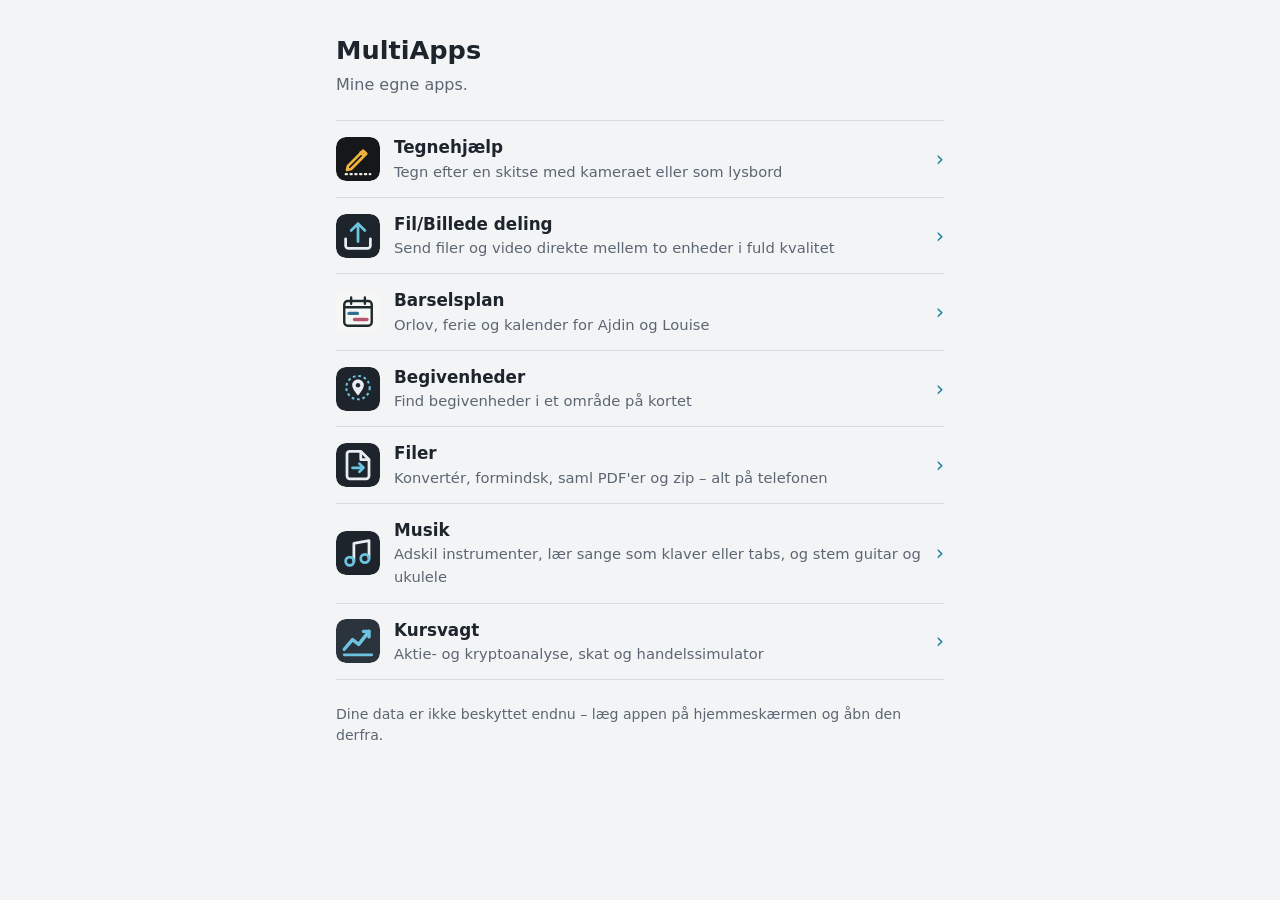
<file: index.html>
<!doctype html>
<html lang="da">
<head>
<meta charset="utf-8">
<script src="persist.js"></script>
<meta name="viewport" content="width=device-width,initial-scale=1,maximum-scale=1,user-scalable=no,viewport-fit=cover">
<title>MultiApps</title>
<meta name="theme-color" content="#2b333d">
<style>
  :root { --bg: #2b333d; --ink: #e8edf2; --muted: #9aa7b4; --line: #3c4653; --accent: #6cc4e0; }
  @media (prefers-color-scheme: light) { :root { --bg: #f2f4f6; --ink: #1d242c; --muted: #5b6672; --line: #d5dbe1; --accent: #1f7fa3; } }
  * { box-sizing: border-box; touch-action: pan-x pan-y; }
  body { margin: 0; background: var(--bg); color: var(--ink); font: 16px/1.45 system-ui, -apple-system, "Segoe UI", sans-serif; }
  main { max-width: 640px; margin: 0 auto; padding: 32px 16px calc(32px + env(safe-area-inset-bottom)); }
  h1 { font-size: 1.6rem; margin: 0 0 4px; }
  p.sub { color: var(--muted); margin: 0 0 24px; }
  a.app { display: grid; grid-template-columns: 44px 1fr auto; gap: 14px; align-items: center; padding: 14px 0; border-bottom: 1px solid var(--line); color: inherit; text-decoration: none; }
  a.app:first-of-type { border-top: 1px solid var(--line); }
  a.app img { width: 44px; height: 44px; border-radius: 10px; }
  a.app b { display: block; font-size: 1.05rem; }
  a.app span { color: var(--muted); font-size: .92rem; }
  a.app i { color: var(--accent); font-style: normal; font-size: 1.3rem; }
</style>
<script>["gesturestart","gesturechange","gestureend"].forEach(function(ev){document.addEventListener(ev,function(e){e.preventDefault();},{passive:false});});</script>
</head>
<body>
<main>
  <h1>MultiApps</h1>
  <p class="sub">Mine egne apps.</p>
  <a class="app" href="tegn/"><img src="tegn/icon.svg" alt=""><div><b>Tegnehjælp</b><span>Tegn efter en skitse med kameraet eller som lysbord</span></div><i>›</i></a>
  <a class="app" href="deling/"><img src="deling/icon.svg" alt=""><div><b>Fil/Billede deling</b><span>Send filer og video direkte mellem to enheder i fuld kvalitet</span></div><i>›</i></a>
  <a class="app" href="barsel/"><img src="barsel/icon.svg" alt=""><div><b>Barselsplan</b><span>Orlov, ferie og kalender for Ajdin og Louise</span></div><i>›</i></a>
  <a class="app" href="begivenheder/"><img src="begivenheder/icon.svg" alt=""><div><b>Begivenheder</b><span>Find begivenheder i et område på kortet</span></div><i>›</i></a>
  <a class="app" href="filer/"><img src="filer/icon.svg" alt=""><div><b>Filer</b><span>Konvertér, formindsk, saml PDF'er og zip – alt på telefonen</span></div><i>›</i></a>
  <a class="app" href="musik/"><img src="musik/icon.svg" alt=""><div><b>Musik</b><span>Adskil instrumenter, lær sange som klaver eller tabs, og stem guitar og ukulele</span></div><i>›</i></a>
  <a class="app" href="kursvagt/"><img src="kursvagt/icon.svg" alt=""><div><b>Kursvagt</b><span>Aktie- og kryptoanalyse, skat og handelssimulator</span></div><i>›</i></a>
  <p class="sub" id="store" style="margin-top:24px;font-size:.88rem"></p>
</main>
<script>
(function(){
  function fmt(n){ return n > 1e9 ? (n/1e9).toFixed(1).replace('.', ',') + ' GB' : Math.max(0.1, n/1e6).toFixed(1).replace('.', ',') + ' MB'; }
  function show(){ if (!window.maStorage) return; window.maStorage().then(function(s){
    var el = document.getElementById('store');
    el.textContent = (s.persisted ? 'Dine data er beskyttet mod automatisk sletning.' : 'Dine data er ikke beskyttet endnu – læg appen på hjemmeskærmen og åbn den derfra.')
      + (s.usage ? ' Bruger ' + fmt(s.usage) + (s.quota ? ' af op til ' + fmt(s.quota) : '') + '.' : '');
  }); }
  (window.maPersist ? window.maPersist() : Promise.resolve()).then(show, show);
})();
</script>
</body>
</html>
</file>
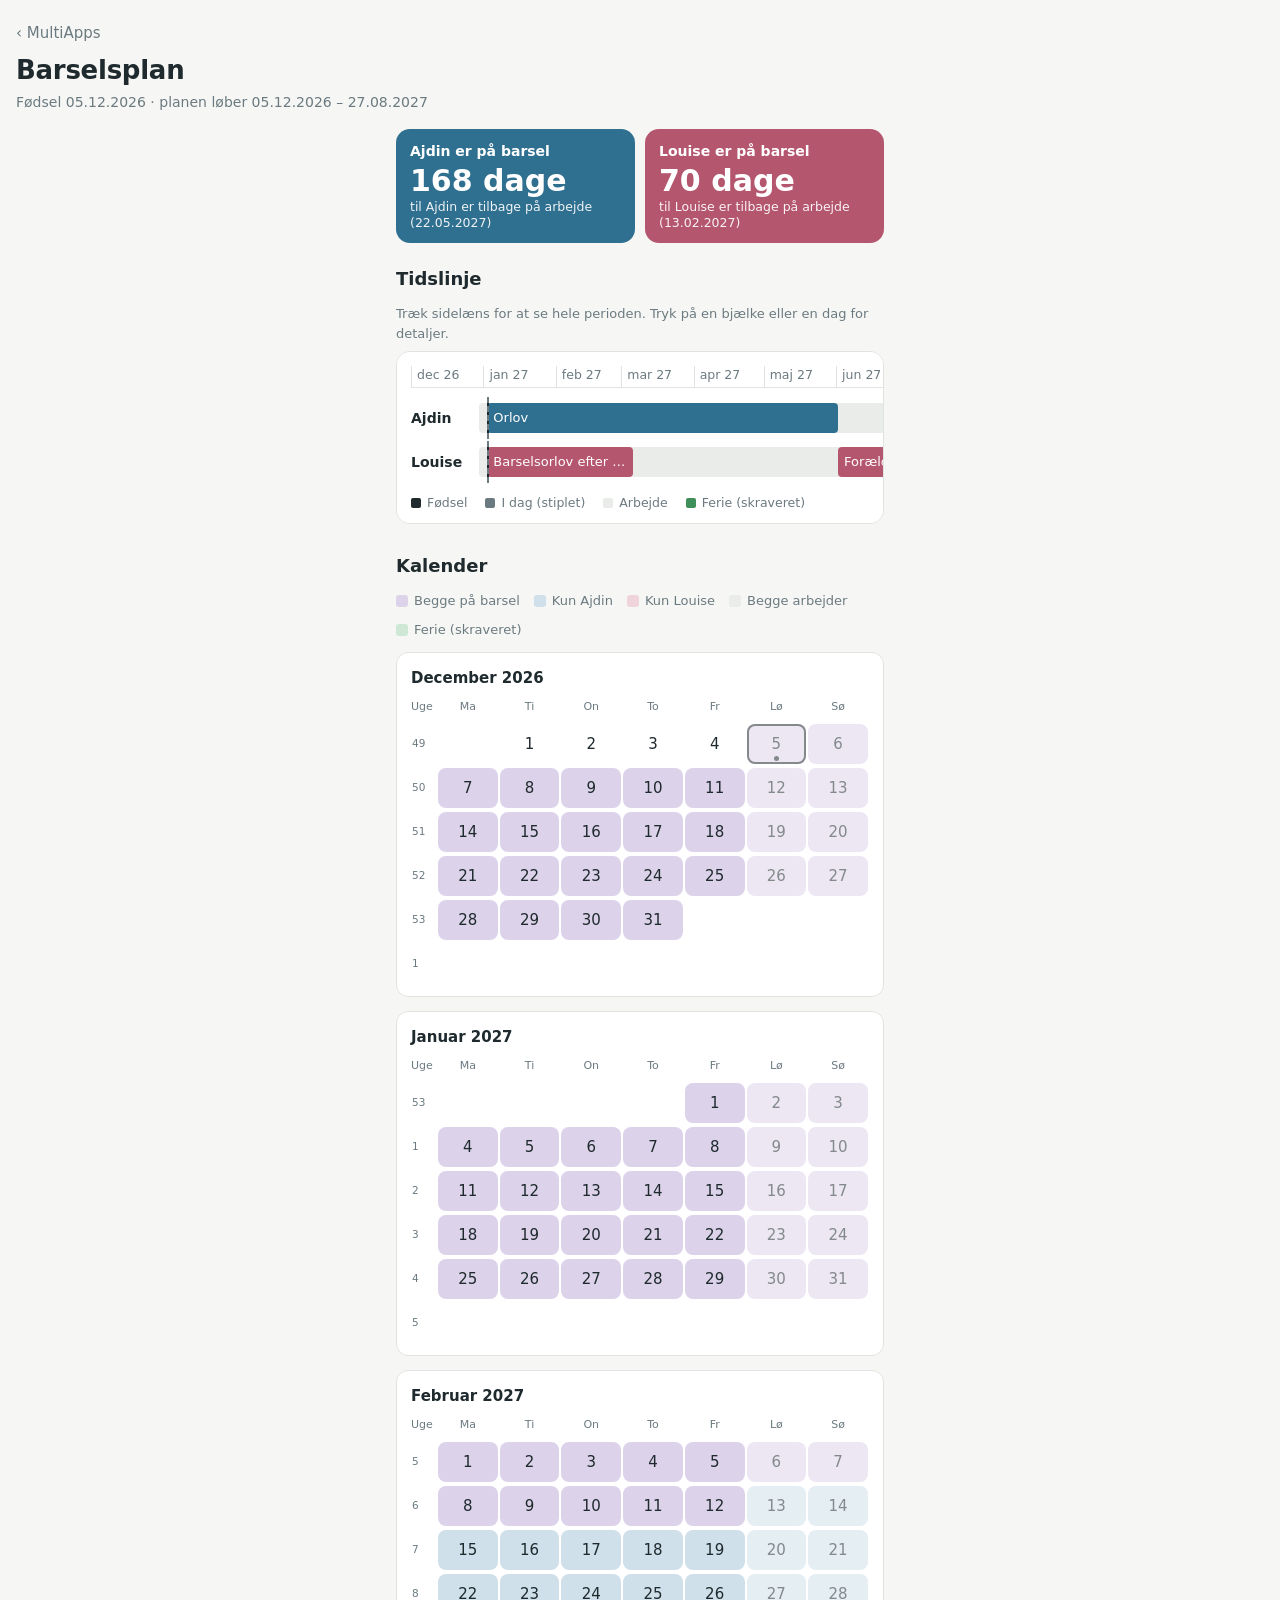
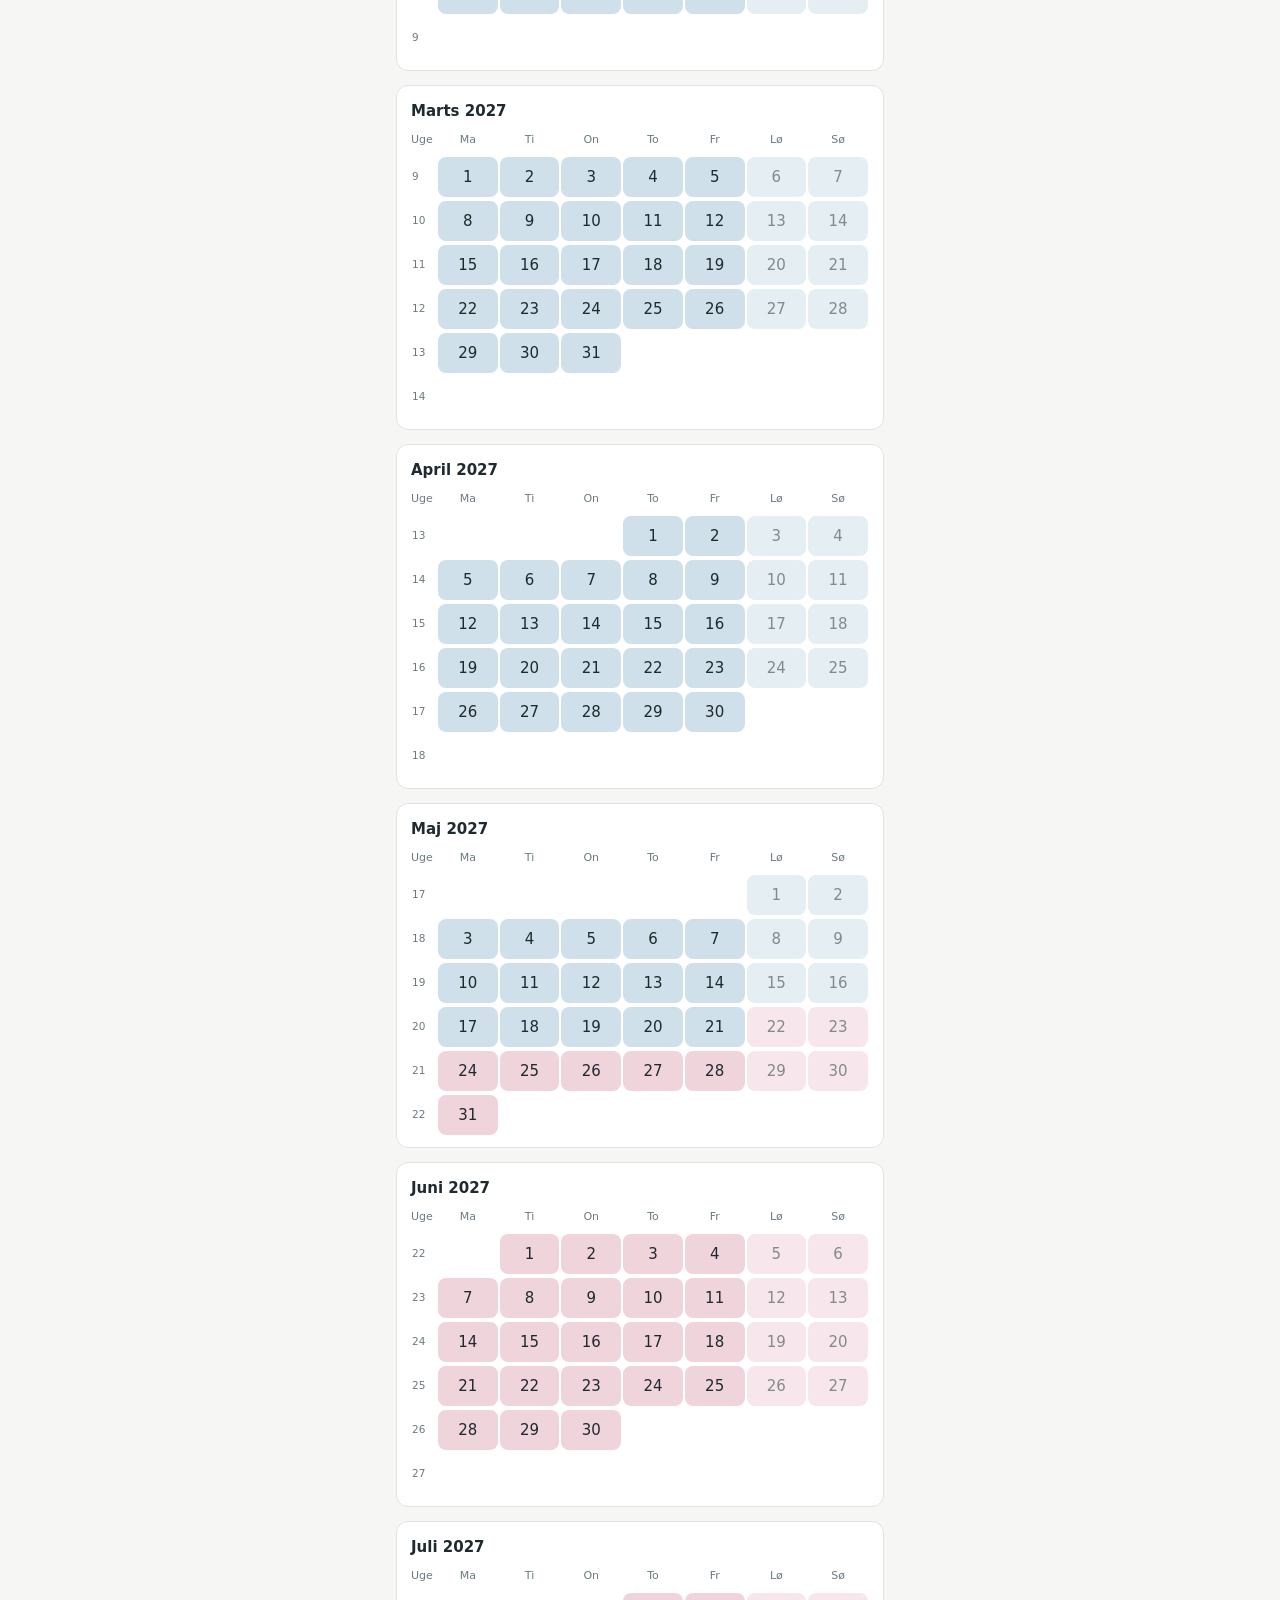
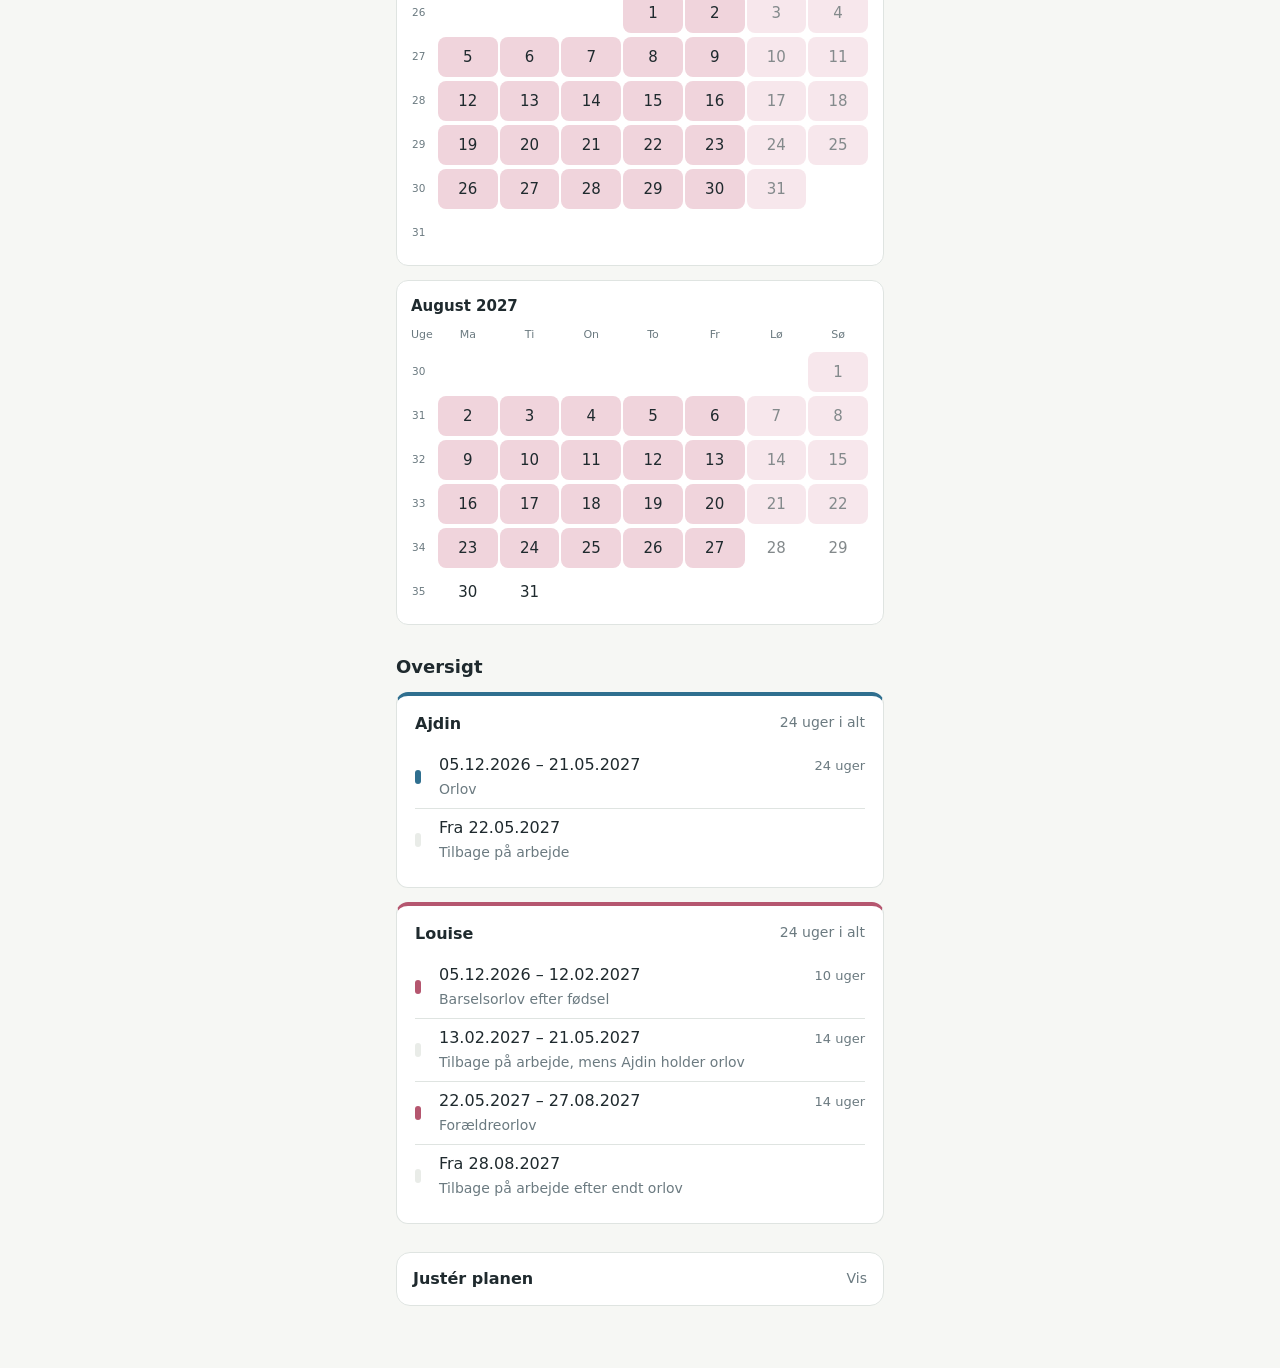
<file: barsel/index.html>
<!DOCTYPE html>
<html lang="da">
<head>
<meta charset="utf-8">
<script src="../persist.js"></script>
<meta name="viewport" content="width=device-width,initial-scale=1,maximum-scale=1,user-scalable=no,viewport-fit=cover">
<title>Barselsplan</title>
<meta name="apple-mobile-web-app-capable" content="yes">
<meta name="apple-mobile-web-app-title" content="Barselsplan">
<meta name="theme-color" content="#f6f7f4">
<meta name="referrer" content="no-referrer">
<link rel="manifest" href="manifest.json">
<link rel="icon" href="icon.svg">
<link rel="apple-touch-icon" href="icon.svg">
<script>["gesturestart","gesturechange","gestureend"].forEach(function(ev){document.addEventListener(ev,function(e){e.preventDefault();},{passive:false});});</script>
<style>
  :root {
    --bg: #f6f7f4;
    --paper: #ffffff;
    --ink: #1f2a2e;
    --muted: #6b7a80;
    --line: #dfe4e1;
    --ajdin: #2f6f8f;
    --ajdin-soft: #cfe0ea;
    --louise: #b5566f;
    --louise-soft: #f0d4dc;
    --both: #6a5a8e;
    --both-soft: #dcd3ea;
    --work: #e9ece8;
    --birth: #1f2a2e;
    --ferie: #3f8f5a;
    --ferie-soft: #cfe8d6;
    box-sizing: border-box;
    padding-top: env(safe-area-inset-top, 0px);
    padding-bottom: env(safe-area-inset-bottom, 0px);
  }
  @media (prefers-color-scheme: dark) {
    :root:not([data-theme="light"]) {
      --bg: #161a1c; --paper: #1f2528; --ink: #e8ecea; --muted: #97a4a8; --line: #33403f;
      --ajdin-soft: #274a5c; --louise-soft: #5a2f3c; --both-soft: #3d3355; --work: #2a3134; --birth: #ffffff; --ferie-soft: #2c5a3a;
    }
  }
  html { scroll-padding-top: env(safe-area-inset-top, 0px); }
  * { box-sizing: border-box; touch-action: pan-x pan-y; }
  .back { color: var(--muted); text-decoration: none; font-size: 15px; display: inline-block; padding: 4px 0 6px; }
  body {
    margin: 0; background: var(--bg); color: var(--ink);
    font-family: "Avenir Next", "Segoe UI", "Helvetica Neue", system-ui, sans-serif;
    font-size: 15px; line-height: 1.5;
  }
  body { font-size: 16px; -webkit-text-size-adjust: 100%; }
  header { padding: 18px 16px 6px; }
  h1 { font-size: 26px; font-weight: 600; margin: 0 0 2px; letter-spacing: -0.01em; }
  header p { margin: 0; color: var(--muted); font-size: 14px; }
  main { padding: 10px 16px 40px; display: flex; flex-direction: column; max-width: 520px; margin: 0 auto; }
  #plan { order: 2; }
  details#controls { order: 3; }
  .nstat { display: grid; grid-template-columns: 1fr 1fr; gap: 10px; margin-bottom: 22px; }
  .nstat .card { color: #fff; border-radius: 14px; padding: 12px 14px; }
  .nstat .nm { font-weight: 600; font-size: 14px; margin-bottom: 2px; }
  .nstat .big { font-size: 30px; font-weight: 700; line-height: 1.1; }
  .nstat small { display: block; opacity: .92; font-size: 12.5px; line-height: 1.3; margin-top: 2px; }

  details#controls { display: block; background: var(--paper); border: 1px solid var(--line); border-radius: 14px; padding: 0 16px; margin-bottom: 22px; }
  details#controls summary { list-style: none; cursor: pointer; padding: 14px 0; font-size: 16px; font-weight: 600; display: flex; justify-content: space-between; align-items: center; -webkit-tap-highlight-color: transparent; }
  details#controls summary::-webkit-details-marker { display: none; }
  details#controls summary::after { content: "Vis"; font-weight: 400; color: var(--muted); font-size: 14px; }
  details#controls[open] summary::after { content: "Skjul"; }
  details#controls[open] summary { border-bottom: 1px solid var(--line); }
  details#controls .inner { padding: 4px 0 16px; }
  .group { padding: 12px 0; border-top: 1px solid var(--line); }
  .group:first-of-type { border-top: 0; padding-top: 0; }
  .group h3 { font-size: 14px; margin: 0 0 8px; font-weight: 600; display: flex; align-items: center; gap: 8px; }
  .dot { width: 10px; height: 10px; border-radius: 50%; display: inline-block; }
  .field { display: flex; justify-content: space-between; align-items: center; gap: 12px; margin: 6px 0; }
  .field label { color: var(--muted); font-size: 14px; }
  .field { margin: 10px 0; }
  .field label { font-size: 15px; }
  .field input { width: 160px; min-height: 44px; padding: 8px 10px; border: 1px solid var(--line); border-radius: 10px; background: var(--bg); color: var(--ink); font: inherit; font-size: 16px; }
  .field input[type=number] { width: 84px; text-align: right; }
  .field input:focus { outline: 2px solid var(--ajdin); outline-offset: 1px; }
  .hint { font-size: 12.5px; color: var(--muted); margin: 4px 0 0; }
  .actions { display: flex; gap: 8px; margin-top: 14px; flex-wrap: wrap; }
  .actions button { flex: 1 1 auto; }
  button { font: inherit; font-size: 15px; min-height: 44px; padding: 8px 14px; border-radius: 10px; border: 1px solid var(--line); background: var(--paper); color: var(--ink); cursor: pointer; }
  button.primary { background: var(--ink); color: var(--bg); border-color: var(--ink); }
  button:focus-visible { outline: 2px solid var(--ajdin); outline-offset: 2px; }

  section { margin-bottom: 28px; }
  section h2 { font-size: 18px; font-weight: 600; margin: 0 0 12px; }

  /* Summary */
  .summary { display: grid; grid-template-columns: 1fr; gap: 14px; }
  .person { background: var(--paper); border: 1px solid var(--line); border-radius: 12px; padding: 16px 18px; border-top: 4px solid var(--ajdin); }
  .person.louise { border-top-color: var(--louise); }
  .person h3 { margin: 0 0 10px; font-size: 16px; display: flex; justify-content: space-between; }
  .person h3 span { color: var(--muted); font-weight: 400; font-size: 14px; }
  .person ol { list-style: none; margin: 0; padding: 0; }
  .person li { display: grid; grid-template-columns: 14px 1fr auto; gap: 10px; padding: 7px 0; border-top: 1px solid var(--line); align-items: baseline; }
  .person li:first-child { border-top: 0; }
  .person li .bar { width: 6px; height: 14px; border-radius: 3px; align-self: center; }
  .person li .range { font-variant-numeric: tabular-nums; white-space: nowrap; }
  .person li .name { color: var(--muted); font-size: 14px; }
  .person li .weeks { color: var(--muted); font-size: 13px; white-space: nowrap; }

  /* Timeline */
  .timeline { background: var(--paper); border: 1px solid var(--line); border-radius: 14px; padding: 14px 14px 10px; overflow-x: auto; -webkit-overflow-scrolling: touch; }
  .tl-inner { min-width: 640px; }
  .scroll-hint { font-size: 13px; color: var(--muted); margin: 0 0 8px; }
  .tl-months { position: relative; height: 22px; border-bottom: 1px solid var(--line); margin-bottom: 8px; }
  .tl-months div { position: absolute; top: 0; font-size: 12.5px; color: var(--muted); border-left: 1px solid var(--line); padding-left: 5px; height: 22px; white-space: nowrap; overflow: hidden; }
  .tl-row { display: grid; grid-template-columns: 60px 1fr; align-items: center; gap: 8px; height: 44px; }
  .tl-track { height: 30px !important; }
  .tl-seg { line-height: 30px !important; font-size: 13px !important; }
  .tl-row .lab { font-size: 14px; font-weight: 600; }
  .tl-track { position: relative; height: 22px; background: var(--work); border-radius: 4px; }
  .tl-seg { position: absolute; top: 0; height: 100%; border-radius: 4px; color: #fff; font-size: 12px; line-height: 22px; padding: 0 6px; white-space: nowrap; overflow: hidden; text-overflow: ellipsis; }
  .tl-birth { position: absolute; top: -6px; bottom: -6px; width: 2px; background: var(--birth); }
  .tl-today { position: absolute; top: -6px; bottom: -6px; width: 0; border-left: 2px dashed var(--muted); }
  .tl-seg { cursor: default; }
  .tl-seg:hover, .tl-seg:focus-visible { filter: brightness(1.12); outline: none; box-shadow: 0 0 0 2px var(--paper), 0 0 0 4px var(--ink); }
  .tip { position: fixed; z-index: 10; pointer-events: none; left: 16px !important; right: 16px; top: auto !important; bottom: calc(16px + env(safe-area-inset-bottom, 0px)); max-width: none !important; font-size: 15px; background: var(--ink); color: var(--bg); padding: 8px 12px; border-radius: 8px; font-size: 13px; line-height: 1.45; box-shadow: 0 6px 20px rgba(0,0,0,.18); opacity: 0; transform: translateY(4px); transition: opacity .12s, transform .12s; max-width: 260px; }
  .tip.show { opacity: 1; transform: translateY(0); }
  .tip b { display: block; font-size: 13.5px; margin-bottom: 3px; }
  .tip .row { display: flex; justify-content: space-between; gap: 14px; font-variant-numeric: tabular-nums; }
  .tip .row span:first-child { opacity: .7; }
  .tl-foot { display: flex; gap: 18px; margin-top: 10px; font-size: 12.5px; color: var(--muted); flex-wrap: wrap; }
  .tl-foot span::before { content: ""; display: inline-block; width: 10px; height: 10px; border-radius: 2px; margin-right: 6px; vertical-align: -1px; background: var(--c); }

  /* Calendar */
  .cal-grid { display: grid; grid-template-columns: 1fr; gap: 14px; }
  .month { background: var(--paper); border: 1px solid var(--line); border-radius: 12px; padding: 14px 14px 10px; }
  .month h3 { margin: 0 0 8px; font-size: 15px; font-weight: 600; }
  .month table { width: 100%; border-collapse: collapse; table-layout: fixed; }
  .month th { font-size: 11px; color: var(--muted); font-weight: 500; padding: 2px 0 6px; text-align: center; }
  .month th.wk { width: 26px; text-align: left; }
  .month td { text-align: center; padding: 2px 1px; height: 44px; font-size: 15px; font-variant-numeric: tabular-nums; }
  .month td.wk { font-size: 10.5px; color: var(--muted); text-align: left; }
  .month td .d { display: block; height: 40px; line-height: 40px; border-radius: 8px; position: relative; }
  .d.ajdin { background: var(--ajdin-soft); }
  .d.louise { background: var(--louise-soft); }
  .d.both { background: var(--both-soft); }
  .d.we { opacity: 0.55; }
  .d.ferie { background-image: repeating-linear-gradient(135deg, transparent 0 4px, rgba(0,0,0,.14) 4px 6px); }
  .d.ferie:not(.ajdin):not(.louise):not(.both) { background-color: var(--ferie-soft); }
  .tl-vac { position: absolute; top: 0; height: 100%; border-radius: 4px; background: repeating-linear-gradient(135deg, rgba(255,255,255,.55) 0 4px, transparent 4px 8px); box-shadow: inset 0 0 0 1.5px var(--ferie); pointer-events: auto; cursor: default; }
  .tl-vac.work { background: repeating-linear-gradient(135deg, var(--ferie-soft) 0 4px, var(--work) 4px 8px); }
  .vac-list { margin: 0 0 8px; padding: 0; list-style: none; }
  .vac-item { border: 1px solid var(--line); border-radius: 8px; padding: 8px 10px; margin: 8px 0; background: var(--bg); }
  .vac-item .field { margin: 4px 0; }
  .vac-item .field input, .vac-item .field select { width: 150px; }
  .vac-item select { padding: 6px 8px; border: 1px solid var(--line); border-radius: 6px; background: var(--paper); color: var(--ink); font: inherit; font-size: 14px; }
  .vac-item .field.chk { justify-content: flex-start; }
  .vac-item .field.chk input { width: auto; min-height: 0; }
  .vac-item .remove { width: 100%; margin-top: 6px; color: var(--louise); }
  .vac-badge { font-size: 12px; color: var(--muted); }
  .d.birth::after { content: ""; position: absolute; left: 50%; bottom: 3px; width: 5px; height: 5px; margin-left: -2.5px; border-radius: 50%; background: var(--birth); }
  .d.other { color: transparent; pointer-events: none; }
  .month td .d:not(.other) { cursor: pointer; }
  .month td .d:not(.other):hover, .month td .d:focus-visible { box-shadow: inset 0 0 0 2px var(--ink); outline: none; }
  .d.today { box-shadow: inset 0 0 0 2px var(--ink); outline: none !important; }
  .legend { display: flex; gap: 10px 14px; flex-wrap: wrap; font-size: 13px; color: var(--muted); margin-bottom: 12px; }
  .legend span::before { content: ""; display: inline-block; width: 12px; height: 12px; border-radius: 3px; margin-right: 6px; vertical-align: -2px; background: var(--c); }

  @page { size: A4 portrait; margin: 12mm; }
  @media print {
    :root, :root:not([data-theme="light"]), :root[data-theme="dark"] {
      --bg: #ffffff; --paper: #ffffff; --ink: #1f2a2e; --muted: #5a666b; --line: #cfd5d2;
      --ajdin-soft: #cfe0ea; --louise-soft: #f0d4dc; --both-soft: #dcd3ea; --work: #eceeeb; --birth: #1f2a2e; --ferie-soft: #cfe8d6;
    }
    * { -webkit-print-color-adjust: exact !important; print-color-adjust: exact !important; }
    html, body { background: #fff !important; font-size: 11.5px; }
    header { padding: 0 0 6px; }
    h1 { font-size: 22px; }
    main { display: block !important; padding: 0 !important; max-width: none !important; }
    details#controls, aside, .actions, .tip, .scroll-hint, #saved { display: none !important; }
    section { margin-bottom: 14px; break-inside: avoid; }
    section h2 { font-size: 14px; margin-bottom: 6px; }
    .summary { display: grid !important; grid-template-columns: 1fr 1fr !important; gap: 10px; }
    .person, .month, .timeline { border-color: #cfd5d2; box-shadow: none; break-inside: avoid; }
    .person { padding: 10px 12px; }
    .person li { padding: 4px 0; }
    .timeline { overflow: visible !important; padding: 10px 12px 8px; }
    .tl-inner { min-width: 0 !important; }
    .tl-row { height: 30px; }
    .tl-track { height: 20px !important; }
    .tl-seg { line-height: 20px !important; font-size: 10.5px !important; }
    .tl-seg:hover, .tl-seg:focus-visible { box-shadow: none; filter: none; }
    .cal-grid { display: grid !important; grid-template-columns: repeat(3, 1fr) !important; gap: 8px; }
    .month { padding: 8px 8px 4px; break-inside: avoid; }
    .month h3 { font-size: 12px; margin-bottom: 4px; }
    .month th { font-size: 9px; padding-bottom: 3px; }
    .month td { height: 20px !important; font-size: 10px !important; padding: 1px 0 !important; }
    .month td .d { height: 19px !important; line-height: 19px !important; border-radius: 3px !important; }
    .month td .d:not(.other):hover { box-shadow: none; }
    .d.today { box-shadow: none !important; }
    .legend { font-size: 10px; margin-bottom: 6px; }
    section:has(.cal-grid) { break-before: page; }
  }
  @media (prefers-reduced-motion: no-preference) { .d, .tl-seg { transition: background .15s, left .2s, width .2s; } }
</style>
</head>
<body>
<header>
  <a class="back" href="../">‹ MultiApps</a>
  <h1>Barselsplan</h1>
  <p id="subtitle"></p>
</header>
<main>
  <div class="nstat" id="nowStatus"></div>
  <details id="controls">
    <summary>Justér planen</summary>
    <div class="inner">
    <div class="group">
      <h3>Barnet</h3>
      <div class="field"><label for="birth">Fødselsdato</label><input type="date" id="birth"></div>
    </div>
    <div class="group">
      <h3><span class="dot" style="background:var(--louise)"></span>Louise</h3>
      <div class="field"><label for="postWeeks">Uger efter fødsel</label><input type="number" id="postWeeks" min="0" max="52"></div>
      <div class="field"><label for="parentWeeks">Forældreorlov, uger</label><input type="number" id="parentWeeks" min="0" max="52"></div>
      <div class="field"><label for="parentStart">Forældreorlov start</label><input type="date" id="parentStart"></div>
      <p class="hint">Følger automatisk dagen efter Ajdins orlov slutter. Retter du datoen, huskes afstanden, så den flytter med ved senere ændringer.</p>
    </div>
    <div class="group">
      <h3><span class="dot" style="background:var(--ajdin)"></span>Ajdin</h3>
      <div class="field"><label for="ajdinStart">Start</label><input type="date" id="ajdinStart"></div>
      <p class="hint">Følger fødselsdatoen. Retter du den, huskes afstanden til fødslen.</p>
      <div class="field"><label for="ajdinWeeks">Uger</label><input type="number" id="ajdinWeeks" min="0" max="52"></div>
    </div>
    <div class="group">
      <h3><span class="dot" style="background:var(--ferie)"></span>Ferie</h3>
      <ul class="vac-list" id="vacList"></ul>
      <button id="addVac">Tilføj ferie</button>
      <p class="hint">Ferie vises skraveret i planen. Sæt hak i "Udskyder orloven", hvis ferien holdes midt i en orlov og forlænger den – så flytter resten af planen automatisk.</p>
    </div>
    <div class="actions">
      <button class="primary" id="print">Udskriv / gem som PDF</button>
      <button id="reset">Nulstil til udkast</button>
    </div>
    <p class="hint" id="draftHint"></p>
    <p class="hint" id="saved"></p>
    </div>
  </details>

  <div id="plan">
    <section>
      <h2>Tidslinje</h2>
      <p class="scroll-hint">Træk sidelæns for at se hele perioden. Tryk på en bjælke eller en dag for detaljer.</p>
      <div class="timeline"><div class="tl-inner" id="timeline"></div></div>
    </section>
    <section>
      <h2>Kalender</h2>
      <div class="legend">
        <span style="--c:var(--both-soft)">Begge på barsel</span>
        <span style="--c:var(--ajdin-soft)">Kun Ajdin</span>
        <span style="--c:var(--louise-soft)">Kun Louise</span>
        <span style="--c:var(--work)">Begge arbejder</span>
        <span style="--c:var(--ferie-soft)">Ferie (skraveret)</span>
      </div>
      <div class="cal-grid" id="calendar"></div>
    </section>
    <section>
      <h2>Oversigt</h2>
      <div class="summary" id="summary"></div>
    </section>
  </div>
</main>
<div class="tip" id="tip" role="tooltip" aria-hidden="true"></div>

<script>
(function () {
  const DAY = 86400000;
  const KEY = 'barselsplan-iphone-v1';

  // Siden ligger offentligt, så de rigtige datoer står ikke i filen. Udkastet kommer fra et privat link
  // (…/barsel/#plan=…), som gemmes i browseren og bruges af "Nulstil til udkast".
  const BLANK = {
    birth: (d => `${d.getFullYear()}-${String(d.getMonth() + 1).padStart(2, '0')}-${String(d.getDate()).padStart(2, '0')}`)(new Date()),
    postWeeks: 10,
    parentWeeks: 14, parentGap: 0,      // dage mellem Ajdins sidste dag og Louises forældreorlov (0 = dagen efter)
    ajdinOffset: 0, ajdinWeeks: 24,     // dage fra fødsel til Ajdins start
    vacations: []                       // { id, who: 'ajdin'|'louise'|'both', start, end, label, extend }
  };
  const DRAFT_KEY = KEY + '-udkast';
  function fromHash() {
    const m = location.hash.match(/plan=([A-Za-z0-9_-]+)/);
    if (!m) return null;
    try {
      let b = m[1].replace(/-/g, '+').replace(/_/g, '/'); while (b.length % 4) b += '=';
      const o = JSON.parse(decodeURIComponent(escape(atob(b))));
      return o && o.birth ? o : null;
    } catch (e) { return null; }
  }
  let DEFAULTS = BLANK, hasDraft = false;
  try { const d = JSON.parse(localStorage.getItem(DRAFT_KEY)); if (d && d.birth) { DEFAULTS = Object.assign({}, BLANK, d); hasDraft = true; } } catch (e) {}
  const linked = fromHash();
  if (linked) {
    // Spørg kun, hvis der allerede er en rigtig plan (et tidligere udkast) i browseren
    const keepMine = hasDraft && (() => { try { return !!localStorage.getItem(KEY); } catch (e) { return false; } })();
    DEFAULTS = Object.assign({}, BLANK, linked); hasDraft = true;
    try { localStorage.setItem(DRAFT_KEY, JSON.stringify(linked)); } catch (e) {}
    if (keepMine && confirm('Linket indeholder et udkast. Vil du erstatte din nuværende plan med det?')) { try { localStorage.removeItem(KEY); } catch (e) {} }
    else if (!keepMine) { try { localStorage.removeItem(KEY); } catch (e) {} }
    history.replaceState(null, '', location.pathname);
  }
  const KEY_VERSION = 3;

  let state = load();

  function load() {
    try {
      const s = localStorage.getItem(KEY);
      if (s) { const o = JSON.parse(s); if (o._v === KEY_VERSION) return Object.assign({}, JSON.parse(JSON.stringify(DEFAULTS)), o, { vacations: Array.isArray(o.vacations) ? o.vacations : [] }); }
    } catch (e) {}
    return JSON.parse(JSON.stringify(DEFAULTS));
  }
  function save() {
    try { localStorage.setItem(KEY, JSON.stringify(Object.assign({ _v: KEY_VERSION }, state))); $('saved').textContent = 'Ændringer gemmes automatisk i denne browser.'; }
    catch (e) { $('saved').textContent = 'Kunne ikke gemme i browseren – planen nulstilles ved genindlæsning.'; }
  }

  const $ = id => document.getElementById(id);
  const parse = s => { const [y, m, d] = s.split('-').map(Number); return new Date(y, m - 1, d); };
  const iso = d => `${d.getFullYear()}-${String(d.getMonth() + 1).padStart(2, '0')}-${String(d.getDate()).padStart(2, '0')}`;
  const add = (d, n) => new Date(d.getFullYear(), d.getMonth(), d.getDate() + n);
  const fmt = d => `${String(d.getDate()).padStart(2, '0')}.${String(d.getMonth() + 1).padStart(2, '0')}.${d.getFullYear()}`;
  const days = (a, b) => Math.round((b - a) / DAY) + 1;
  const weeksTxt = (a, b) => { const n = days(a, b) / 7; return (Number.isInteger(n) ? n : n.toFixed(1)) + (n === 1 ? ' uge' : ' uger'); };
  const MONTHS = ['januar','februar','marts','april','maj','juni','juli','august','september','oktober','november','december'];

  function isoWeek(d) {
    const t = new Date(Date.UTC(d.getFullYear(), d.getMonth(), d.getDate()));
    const day = t.getUTCDay() || 7;
    t.setUTCDate(t.getUTCDate() + 4 - day);
    const y0 = new Date(Date.UTC(t.getUTCFullYear(), 0, 1));
    return Math.ceil(((t - y0) / DAY + 1) / 7);
  }

  function compute() {
    const birth = parse(state.birth);
    const vacations = (state.vacations || []).filter(v => v.start && v.end).map(v => ({ ...v, s: parse(v.start), e: parse(v.end) })).filter(v => v.e >= v.s);
    const forPerson = who => vacations.filter(v => v.extend && (v.who === who || v.who === 'both'));
    // Antal feriedage der falder inden for en periode og udskyder den
    const extension = (who, start, weeks) => {
      let end = add(start, weeks * 7 - 1), ext = 0;
      for (let i = 0; i < 5; i++) { // gentag, da forlængelsen kan ramme ny ferie
        let n = 0;
        forPerson(who).forEach(v => { const a = v.s > start ? v.s : start, b = v.e < end ? v.e : end; if (b >= a) n += days(a, b); });
        if (n === ext) break; ext = n; end = add(start, weeks * 7 - 1 + ext);
      }
      return { end, ext };
    };
    const ajdinStart = add(birth, state.ajdinOffset);
    const A = extension('ajdin', ajdinStart, state.ajdinWeeks);
    const ajdinEnd = A.end;
    const postStart = birth;
    const P = extension('louise', postStart, state.postWeeks);
    const postEnd = P.end;
    const parentStart = add(ajdinEnd, 1 + state.parentGap);
    const F = extension('louise', parentStart, state.parentWeeks);
    const parentEnd = F.end;
    const periods = [
      { who: 'louise', key: 'post', name: 'Barselsorlov efter fødsel', start: postStart, end: postEnd, ext: P.ext, weeks: state.postWeeks, color: 'var(--louise)' },
      { who: 'louise', key: 'parent', name: 'Forældreorlov', start: parentStart, end: parentEnd, ext: F.ext, weeks: state.parentWeeks, color: 'var(--louise)' },
      { who: 'ajdin', key: 'ajdin', name: 'Orlov', start: ajdinStart, end: ajdinEnd, ext: A.ext, weeks: state.ajdinWeeks, color: 'var(--ajdin)' }
    ].filter(p => p.end >= p.start);
    const all = periods.flatMap(p => [p.start, p.end]).concat([birth]).concat(vacations.flatMap(v => [v.s, v.e]));
    return { birth, periods, vacations, min: new Date(Math.min(...all)), max: new Date(Math.max(...all)), postEnd, parentStart, parentEnd, ajdinEnd, ajdinStart };
  }

  const whoName = w => w === 'ajdin' ? 'Ajdin' : w === 'louise' ? 'Louise' : 'Begge';
  const vacOn = (d, c, who) => c.vacations.filter(v => d >= v.s && d <= v.e && (!who || v.who === who || v.who === 'both'));
  function statusOn(d, c) {
    const inP = k => c.periods.some(p => p.key === k && d >= p.start && d <= p.end);
    const ajdin = inP('ajdin'), louise = inP('post') || inP('parent');
    if (ajdin && louise) return 'both';
    if (ajdin) return 'ajdin';
    if (louise) return 'louise';
    return '';
  }

  function renderStatus(c) {
    const today = new Date(); today.setHours(0,0,0,0);
    const card = (who, nm, color) => {
      const on = d => c.periods.some(p => p.who === who && d >= p.start && d <= p.end);
      const cur = on(today);
      const lim = add(c.max, 2);
      let d = add(today, 1);
      while (d <= lim && on(d) === cur) d = add(d, 1);
      const found = on(d) !== cur;
      const n = Math.round((d - today) / 86400000);
      const unit = n === 1 ? 'dag' : 'dage';
      let top, big, sub;
      if (cur) { top = nm + ' er på barsel'; big = n + ' ' + unit; sub = 'til ' + nm + ' er tilbage på arbejde (' + fmt(d) + ')'; }
      else if (found) { top = nm + ' er på arbejde'; big = n + ' ' + unit; sub = 'til ' + nm + ' starter på barsel (' + fmt(d) + ')'; }
      else { top = nm + ' er på arbejde'; big = '–'; sub = 'Ingen flere orlovsperioder i planen'; }
      // Ferie er næste punkt: tæl ned til ferien i stedet
      const vs = c.vacations.filter(v => v.who === who || v.who === 'both');
      const inVac = vs.find(v => d >= v.s && d <= v.e);
      const nextVac = vs.filter(v => v.s > today).sort((a, b) => a.s - b.s)[0];
      let vacStart = null;
      if (cur && found && inVac) vacStart = inVac.s;
      else if (!cur && nextVac && (!found || nextVac.s < d)) vacStart = nextVac.s;
      if (vacStart) {
        const k = Math.round((vacStart - today) / 86400000);
        big = k + ' ' + (k === 1 ? 'dag' : 'dage');
        sub = 'til ' + nm + ' skal på ferie (' + fmt(vacStart) + ')';
      }
      return '<div class="card" style="background:' + color + '"><div class="nm">' + top + '</div><div class="big">' + big + '</div><small>' + sub + '</small></div>';
    };
    $('nowStatus').innerHTML = card('ajdin', 'Ajdin', 'var(--ajdin)') + card('louise', 'Louise', 'var(--louise)');
  }

  function renderSummary(c) {
    const lp = c.periods.filter(p => p.who === 'louise');
    const ap = c.periods.filter(p => p.who === 'ajdin');
    const sum = ps => ps.reduce((n, p) => n + days(p.start, p.end), 0) / 7;
    const li = p => `<li><span class="bar" style="background:${p.color}"></span><span><span class="range">${fmt(p.start)} – ${fmt(p.end)}</span><br><span class="name">${p.name}${p.ext ? ` · udskudt ${p.ext} dage af ferie` : ''}</span></span><span class="weeks">${p.ext ? `${p.weeks} uger + ${p.ext} d.` : weeksTxt(p.start, p.end)}</span></li>`;
    const vacLi = who => c.vacations.filter(v => v.who === who || v.who === 'both').map(v => `<li><span class="bar" style="background:var(--ferie)"></span><span><span class="range">${fmt(v.s)} – ${fmt(v.e)}</span><br><span class="name">Ferie${v.label ? ': ' + v.label : ''}${v.extend ? ' (udskyder orloven)' : ''}</span></span><span class="weeks">${days(v.s, v.e)} dage</span></li>`).join('');
    // Louise tilbage på arbejde mellem post og parent
    let louiseList = '';
    lp.forEach((p, i) => {
      louiseList += li(p);
      if (p.key === 'post' && lp.some(q => q.key === 'parent') && add(p.end, 1) < c.parentStart) {
        louiseList += `<li><span class="bar" style="background:var(--work)"></span><span><span class="range">${fmt(add(p.end, 1))} – ${fmt(add(c.parentStart, -1))}</span><br><span class="name">Tilbage på arbejde, mens Ajdin holder orlov</span></span><span class="weeks">${weeksTxt(add(p.end, 1), add(c.parentStart, -1))}</span></li>`;
      }
    });
    const lastL = lp.length ? lp[lp.length - 1].end : null;
    if (lastL) louiseList += `<li><span class="bar" style="background:var(--work)"></span><span><span class="range">Fra ${fmt(add(lastL, 1))}</span><br><span class="name">Tilbage på arbejde efter endt orlov</span></span><span class="weeks"></span></li>`;
    louiseList += vacLi('louise');
    let ajdinList = ap.map(li).join('');
    if (ap.length) ajdinList += `<li><span class="bar" style="background:var(--work)"></span><span><span class="range">Fra ${fmt(add(c.ajdinEnd, 1))}</span><br><span class="name">Tilbage på arbejde</span></span><span class="weeks"></span></li>`;
    ajdinList += vacLi('ajdin');
    $('summary').innerHTML =
      `<div class="person"><h3>Ajdin <span>${sum(ap)} uger i alt</span></h3><ol>${ajdinList}</ol></div>` +
      `<div class="person louise"><h3>Louise <span>${sum(lp)} uger i alt</span></h3><ol>${louiseList}</ol></div>`;
    $('subtitle').textContent = `Fødsel ${fmt(c.birth)} · planen løber ${fmt(c.min)} – ${fmt(c.max)}`;
  }

  function renderTimeline(c) {
    const start = new Date(c.min.getFullYear(), c.min.getMonth(), 1);
    const end = new Date(c.max.getFullYear(), c.max.getMonth() + 1, 0);
    const total = days(start, end);
    const pct = d => ((d - start) / DAY) / total * 100;
    let months = '';
    for (let m = new Date(start); m <= end; m = new Date(m.getFullYear(), m.getMonth() + 1, 1)) {
      months += `<div style="left:${pct(m)}%">${MONTHS[m.getMonth()].slice(0,3)} ${String(m.getFullYear()).slice(2)}</div>`;
    }
    const seg = p => `<div class="tl-seg" tabindex="0" style="left:${pct(p.start)}%;width:${(days(p.start, p.end) / total) * 100}%;background:${p.color}"
      data-who="${p.who === 'ajdin' ? 'Ajdin' : 'Louise'}" data-name="${p.name}" data-start="${fmt(p.start)}" data-end="${fmt(p.end)}" data-weeks="${weeksTxt(p.start, p.end)}" data-days="${days(p.start, p.end)} dage" data-after="${fmt(add(p.end, 1))}">${p.name}</div>`;
    const today = new Date(); today.setHours(0,0,0,0);
    const vac = who => c.vacations.filter(v => v.who === who || v.who === 'both').map(v => {
      const onLeave = c.periods.some(p => p.who === who && v.s <= p.end && v.e >= p.start);
      return `<div class="tl-vac ${onLeave ? '' : 'work'}" tabindex="0" style="left:${pct(v.s)}%;width:${(days(v.s, v.e) / total) * 100}%" data-who="${whoName(v.who)}" data-name="Ferie${v.label ? ': ' + v.label : ''}" data-start="${fmt(v.s)}" data-end="${fmt(v.e)}" data-weeks="${days(v.s, v.e)} dage" data-days="${v.extend ? 'udskyder orloven' : 'udskyder ikke orloven'}" data-after="${fmt(add(v.e, 1))}"></div>`;
    }).join('');
    const marks = `<div class="tl-birth" style="left:${pct(c.birth)}%" title="Fødsel ${fmt(c.birth)}"></div>` +
      (today >= start && today <= end ? `<div class="tl-today" style="left:${pct(today)}%" title="I dag"></div>` : '');
    $('timeline').innerHTML = `<div class="tl-months">${months}</div>` +
      `<div class="tl-row"><div class="lab">Ajdin</div><div class="tl-track">${c.periods.filter(p => p.who === 'ajdin').map(seg).join('')}${vac('ajdin')}${marks}</div></div>` +
      `<div class="tl-row"><div class="lab">Louise</div><div class="tl-track">${c.periods.filter(p => p.who === 'louise').map(seg).join('')}${vac('louise')}${marks}</div></div>` +
      `<div class="tl-foot"><span style="--c:var(--birth)">Fødsel</span><span style="--c:var(--muted)">I dag (stiplet)</span><span style="--c:var(--work)">Arbejde</span><span style="--c:var(--ferie)">Ferie (skraveret)</span></div>`;
  }

  function renderCalendar(c) {
    const today = new Date(); today.setHours(0,0,0,0);
    const first = new Date(c.min.getFullYear(), c.min.getMonth(), 1);
    const last = new Date(c.max.getFullYear(), c.max.getMonth(), 1);
    let html = '';
    for (let m = new Date(first); m <= last; m = new Date(m.getFullYear(), m.getMonth() + 1, 1)) {
      const dim = new Date(m.getFullYear(), m.getMonth() + 1, 0).getDate();
      const offset = (m.getDay() + 6) % 7; // mandag først
      let rows = '', cells = '';
      let d = add(m, -offset);
      for (let i = 0; i < 42; i++) {
        if (i % 7 === 0) cells += `<td class="wk">${isoWeek(d)}</td>`;
        const other = d.getMonth() !== m.getMonth();
        const cls = ['d', other ? 'other' : statusOn(d, c), !other && vacOn(d, c).length ? 'ferie' : '', d.getDay() === 0 || d.getDay() === 6 ? 'we' : '',
          !other && d.getTime() === c.birth.getTime() ? 'birth' : '', !other && d.getTime() === today.getTime() ? 'today' : ''].filter(Boolean).join(' ');
        cells += `<td><span class="${cls}" data-iso="${iso(d)}"${other ? '' : ' tabindex="0"'}>${d.getDate()}</span></td>`;
        if (i % 7 === 6) { rows += `<tr>${cells}</tr>`; cells = ''; if (d.getMonth() !== m.getMonth() && d.getDate() >= 7 && i >= 27) break; }
        d = add(d, 1);
      }
      html += `<div class="month"><h3>${MONTHS[m.getMonth()][0].toUpperCase() + MONTHS[m.getMonth()].slice(1)} ${m.getFullYear()}</h3><table><thead><tr><th class="wk">Uge</th><th>Ma</th><th>Ti</th><th>On</th><th>To</th><th>Fr</th><th>Lø</th><th>Sø</th></tr></thead><tbody>${rows}</tbody></table></div>`;
    }
    $('calendar').innerHTML = html;
  }

  function syncInputs(c) {
    $('birth').value = state.birth;
    $('postWeeks').value = state.postWeeks;
    $('parentWeeks').value = state.parentWeeks;
    $('parentStart').value = iso(c.parentStart);
    $('ajdinStart').value = iso(c.ajdinStart);
    $('ajdinWeeks').value = state.ajdinWeeks;
  }

  function render() {
    pinned = null; hideTip();
    const c = compute();
    syncInputs(c);
    renderStatus(c);
    renderSummary(c);
    renderTimeline(c);
    renderCalendar(c);
    renderVacList();
    save();
  }

  // Bindings
  const diffDays = (a, b) => Math.round((b - a) / DAY);
  $('birth').addEventListener('change', e => { if (e.target.value) { state.birth = e.target.value; render(); } });
  $('postWeeks').addEventListener('change', e => { state.postWeeks = Math.max(0, +e.target.value || 0); render(); });
  $('parentWeeks').addEventListener('change', e => { state.parentWeeks = Math.max(0, +e.target.value || 0); render(); });
  $('parentStart').addEventListener('change', e => { if (e.target.value) { const c = compute(); state.parentGap = diffDays(c.ajdinEnd, parse(e.target.value)) - 1; render(); } });
  $('ajdinStart').addEventListener('change', e => { if (e.target.value) { state.ajdinOffset = diffDays(parse(state.birth), parse(e.target.value)); render(); } });
  $('ajdinWeeks').addEventListener('change', e => { state.ajdinWeeks = Math.max(0, +e.target.value || 0); render(); });
  // Tooltip på tidslinjen
  const tip = $('tip');
  function showTip(el, x, y) {
    const d = el.dataset;
    if (d.day) tip.innerHTML = d.html; else tip.innerHTML = `<b>${d.who}: ${d.name}</b>
      <div class="row"><span>Start</span><span>${d.start}</span></div>
      <div class="row"><span>Slut</span><span>${d.end}</span></div>
      <div class="row"><span>Varighed</span><span>${d.weeks} (${d.days})</span></div>
      <div class="row"><span>Tilbage på arbejde</span><span>${d.after}</span></div>`;
    tip.classList.add('show'); tip.setAttribute('aria-hidden', 'false');
    moveTip(x, y);
  }
  function moveTip(x, y) {
    const r = tip.getBoundingClientRect();
    let left = x + 14, top = y + 16;
    if (left + r.width > window.innerWidth - 8) left = x - r.width - 14;
    if (top + r.height > window.innerHeight - 8) top = y - r.height - 12;
    tip.style.left = Math.max(8, left) + 'px'; tip.style.top = Math.max(8, top) + 'px';
  }
  function hideTip() { tip.classList.remove('show'); tip.setAttribute('aria-hidden', 'true'); }
  const SEL = '.tl-seg, .tl-vac, .d:not(.other)';
  function dayInfo(d, c) {
    const parts = [];
    c.periods.forEach(p => { if (d >= p.start && d <= p.end) parts.push(p); });
    const who = parts.length ? parts.map(p => p.who === 'ajdin' ? 'Ajdin' : 'Louise').filter((v, i, a) => a.indexOf(v) === i).join(' og ') : 'Ingen';
    const dayName = ['søndag','mandag','tirsdag','onsdag','torsdag','fredag','lørdag'][d.getDay()];
    const age = Math.round((d - c.birth) / DAY);
    let html = `<b>${dayName[0].toUpperCase() + dayName.slice(1)} ${fmt(d)} · uge ${isoWeek(d)}</b>`;
    html += `<div class="row"><span>Hjemme</span><span>${who}</span></div>`;
    parts.forEach(p => {
      const wk = Math.floor((d - p.start) / DAY / 7) + 1, tot = days(p.start, p.end) / 7;
      html += `<div class="row"><span>${p.who === 'ajdin' ? 'Ajdin' : 'Louise'}: ${p.name}</span><span>uge ${wk} af ${Number.isInteger(tot) ? tot : tot.toFixed(1)}</span></div>`;
      html += `<div class="row"><span>&nbsp;&nbsp;Slutter</span><span>${fmt(p.end)}</span></div>`;
    });
    vacOn(d, c).forEach(v => { html += `<div class="row"><span>Ferie: ${whoName(v.who)}${v.label ? ' – ' + v.label : ''}</span><span>${fmt(v.s)} – ${fmt(v.e)}</span></div>`; });
    if (age === 0) html += `<div class="row"><span>Fødselsdag</span><span>🎉</span></div>`;
    else if (age > 0) html += `<div class="row"><span>Barnets alder</span><span>${age} dage (${Math.floor(age / 7)} uger)</span></div>`;
    else html += `<div class="row"><span>Før fødsel</span><span>${-age} dage</span></div>`;
    return html;
  }
  let pinned = null;
  function target(e) { return e.target.closest(SEL); }
  function place(el, e) {
    if (e && e.clientX != null) return [e.clientX, e.clientY];
    const r = el.getBoundingClientRect(); return [r.left + r.width / 2, r.bottom];
  }
  function open(el, e) {
    if (el.classList.contains('d')) { const c = compute(); el.dataset.day = '1'; el.dataset.html = dayInfo(parse(el.dataset.iso), c); }
    const [x, y] = place(el, e); showTip(el, x, y);
  }
  
  document.addEventListener('mousemove', e => { if (tip.classList.contains('show') && !pinned && target(e)) moveTip(e.clientX, e.clientY); });
  
  document.addEventListener('click', e => {
    const t = target(e);
    if (t) { if (pinned === t) { pinned = null; hideTip(); } else { pinned = t; open(t, e); } }
    else if (pinned) { pinned = null; hideTip(); }
  });
  document.addEventListener('focusin', e => { const t = target(e); if (t) open(t); });
  document.addEventListener('focusout', e => { if (!pinned) hideTip(); });
  document.addEventListener('keydown', e => { if (e.key === 'Escape') { pinned = null; hideTip(); } });

  // Ferie-editor
  const uid = () => Math.random().toString(36).slice(2, 9);
  function renderVacList() {
    const vs = state.vacations || [];
    $('vacList').innerHTML = vs.length ? vs.map(v => `<li class="vac-item" data-id="${v.id}">
      <div class="field"><label>Hvem</label><select data-k="who"><option value="ajdin"${v.who === 'ajdin' ? ' selected' : ''}>Ajdin</option><option value="louise"${v.who === 'louise' ? ' selected' : ''}>Louise</option><option value="both"${v.who === 'both' ? ' selected' : ''}>Begge</option></select></div>
      <div class="field"><label>Fra</label><input type="date" data-k="start" value="${v.start || ''}"></div>
      <div class="field"><label>Til</label><input type="date" data-k="end" value="${v.end || ''}"></div>
      <div class="field"><label>Note</label><input type="text" data-k="label" value="${(v.label || '').replace(/"/g, '&quot;')}" placeholder="fx Sommerferie"></div>
      <label class="field chk"><input type="checkbox" data-k="extend"${v.extend ? ' checked' : ''}> <span>Udskyder orloven</span></label>
      <button class="remove" data-remove>Fjern ferie</button>
    </li>`).join('') : '<li class="hint">Ingen ferie tilføjet endnu.</li>';
  }
  $('addVac').addEventListener('click', () => {
    const c = compute();
    const s0 = add(c.birth, 7 * 12), e0 = add(s0, 6); // forslag: en uge ca. 3 måneder efter fødslen
    state.vacations = (state.vacations || []).concat([{ id: uid(), who: 'both', start: iso(s0), end: iso(e0), label: '', extend: false }]);
    render();
    const items = document.querySelectorAll('.vac-item'); const last = items[items.length - 1]; if (last) last.querySelector('[data-k=start]').focus();
  });
  $('vacList').addEventListener('change', e => {
    const item = e.target.closest('.vac-item'); if (!item) return;
    const v = (state.vacations || []).find(x => x.id === item.dataset.id); if (!v) return;
    const k = e.target.dataset.k;
    if (k === 'extend') v.extend = e.target.checked; else if (k) v[k] = e.target.value;
    if (v.start && v.end && parse(v.end) < parse(v.start)) v.end = v.start;
    render();
  });
  $('vacList').addEventListener('click', e => {
    if (!e.target.hasAttribute('data-remove')) return;
    const item = e.target.closest('.vac-item');
    state.vacations = (state.vacations || []).filter(x => x.id !== item.dataset.id);
    render();
  });

  $('print').addEventListener('click', () => window.print());
  $('reset').addEventListener('click', () => {
    if (!confirm('Nulstil til det oprindelige udkast? Dine justeringer slettes.')) return;
    try { localStorage.removeItem(KEY); } catch (e) {}
    state = JSON.parse(JSON.stringify(DEFAULTS)); render();
  });

  window.addEventListener('hashchange', () => { if (/plan=/.test(location.hash)) location.reload(); });
  $('draftHint').textContent = hasDraft ? 'Udkastet fra dit link er gemt i denne browser og kan altid gendannes.' : 'Åbn dit private link med udkastet for at hente planen. Indtil da vises en tom plan.';
  render();
})();
</script>
</body>
</html>
</file>
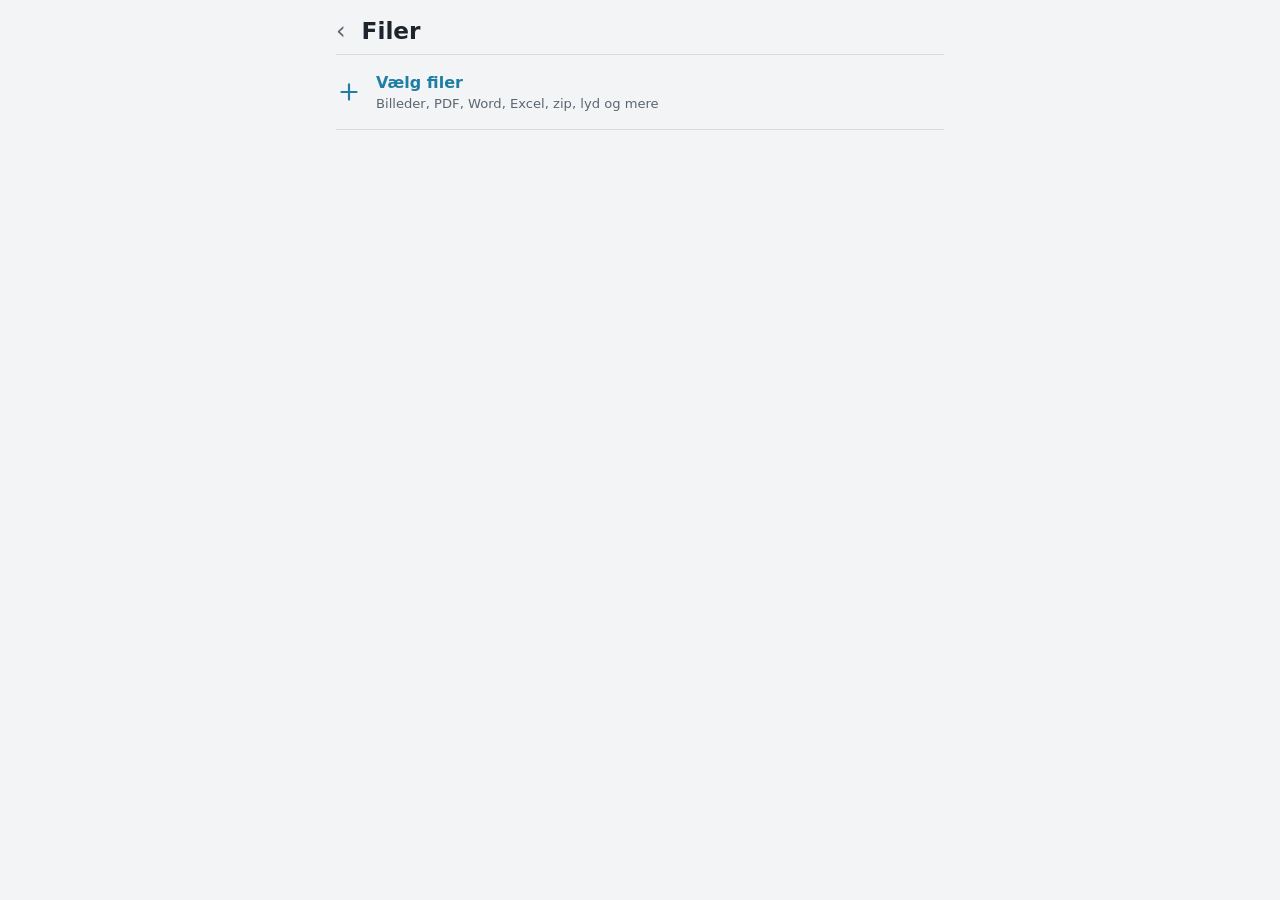
<file: filer/index.html>
<!doctype html>
<html lang="da">
<head>
<meta charset="utf-8">
<script src="../persist.js"></script>
<meta name="viewport" content="width=device-width,initial-scale=1,maximum-scale=1,user-scalable=no,viewport-fit=cover">
<title>Filer</title>
<meta name="apple-mobile-web-app-capable" content="yes">
<meta name="apple-mobile-web-app-title" content="Filer">
<meta name="theme-color" content="#1e242b">
<link rel="manifest" href="manifest.json">
<link rel="icon" href="icon.svg">
<link rel="apple-touch-icon" href="icon.svg">
<style>
:root{--bg:#1e242b;--ink:#e8edf2;--muted:#9aa7b4;--line:#38424e;--accent:#6cc4e0;--accent-ink:#06222c;--danger:#f08a7a;--ok:#7fd6a4;--field:#262e37}
@media (prefers-color-scheme:light){:root{--bg:#f2f4f6;--ink:#1d242c;--muted:#5b6672;--line:#d5dbe1;--accent:#1f7fa3;--accent-ink:#fff;--danger:#b8432f;--ok:#2f8a57;--field:#fff}}
*{box-sizing:border-box}
html{-webkit-text-size-adjust:100%}
body{margin:0;background:var(--bg);color:var(--ink);font:16px/1.45 system-ui,-apple-system,"Segoe UI",sans-serif;-webkit-tap-highlight-color:transparent;overflow-x:hidden}
main{max-width:640px;margin:0 auto;padding:calc(14px + env(safe-area-inset-top)) 16px calc(110px + env(safe-area-inset-bottom))}
.top{display:flex;align-items:center;gap:10px;margin-bottom:6px}
.top a{text-decoration:none;font-size:1.5rem;line-height:1;color:var(--muted);padding:4px 6px 4px 0}
h1{font-size:1.45rem;margin:0;flex:1}
h2{font-size:.78rem;letter-spacing:.08em;text-transform:uppercase;color:var(--muted);margin:24px 0 4px;font-weight:600;display:flex;align-items:center;gap:8px}
h2 .grow{flex:1}
button{font:inherit;color:inherit;cursor:pointer}
.hidden{display:none!important}
.grow{flex:1;min-width:0}
.meta{color:var(--muted);font-size:.82rem}
.link{background:none;border:0;color:var(--accent);padding:6px 0 6px 10px;font-weight:600;white-space:nowrap;font-size:.95rem;text-transform:none;letter-spacing:0}
.link.muted{color:var(--muted)}
.row{display:flex;align-items:center;gap:12px;padding:10px 0;border-bottom:1px solid var(--line);min-height:56px}
h2+div>.row:first-child,h2+.row{border-top:1px solid var(--line)}
.name{white-space:nowrap;overflow:hidden;text-overflow:ellipsis}
/* Vælg filer: én linje, der også tager imod træk-og-slip */
.pick{display:flex;align-items:center;gap:14px;padding:16px 0;border-top:1px solid var(--line);border-bottom:1px solid var(--line);color:var(--accent);font-weight:600;cursor:pointer;margin-top:6px}
.pick svg{width:26px;height:26px;fill:none;stroke:currentColor;stroke-width:2;stroke-linecap:round;flex:none}
.pick.over{background:color-mix(in srgb,var(--accent) 12%,transparent)}
.pick .meta{font-weight:400}
.has .pick{padding:12px 0;border-top:0}
/* Fillisten */
.th{width:44px;height:44px;border-radius:8px;object-fit:cover;flex:none;background:var(--field)}
.fi{width:44px;height:44px;border-radius:8px;flex:none;display:grid;place-items:center;color:var(--muted);font-size:.66rem;font-weight:700;border:1px solid var(--line);text-transform:uppercase;letter-spacing:.02em}
.ib{background:none;border:0;padding:6px;color:var(--muted);display:grid;place-items:center;flex:none}
.ib svg{width:20px;height:20px;fill:none;stroke:currentColor;stroke-width:2;stroke-linecap:round;stroke-linejoin:round}
.ib:disabled{opacity:.25}
.ib.acc{color:var(--accent)}
/* Handlinger: linjer med ikon; den valgte får en accentstreg */
.act{display:flex;align-items:center;gap:14px;padding:11px 0 11px 12px;border-bottom:1px solid var(--line);cursor:pointer;position:relative;background:none;border-left:0;border-right:0;border-top:0;width:100%;text-align:left}
.act .ai{width:24px;height:24px;flex:none;color:var(--muted)}
.act .ai svg{width:24px;height:24px;fill:none;stroke:currentColor;stroke-width:1.9;stroke-linecap:round;stroke-linejoin:round}
.act b{display:block;font-weight:600}
.act[aria-pressed="true"]{background:color-mix(in srgb,var(--accent) 10%,transparent)}
.act[aria-pressed="true"]::before{content:"";position:absolute;left:0;top:8px;bottom:8px;width:3px;border-radius:3px;background:var(--accent)}
.act[aria-pressed="true"] .ai{color:var(--accent)}
/* Valg til handlingen */
.opts{padding:4px 0 6px 50px;border-bottom:1px solid var(--line)}
.opt{padding:8px 0}
.opt>.meta{display:block;margin-bottom:6px}
.chips{display:flex;gap:8px;flex-wrap:wrap}
.chips button{flex:none;background:var(--field);border:0;border-radius:99px;padding:7px 13px;font-size:14px;white-space:nowrap}
.chips button[aria-pressed="true"]{background:var(--accent);color:var(--accent-ink);font-weight:600}
input.plain{width:100%;background:transparent;border:0;border-bottom:1px solid var(--line);color:var(--ink);font:inherit;font-size:16px;outline:none;padding:6px 0}
input.plain:focus{border-bottom-color:var(--accent)}
input.plain::placeholder{color:var(--muted);opacity:.8}
/* Knappen i bunden */
.go{position:fixed;left:0;right:0;bottom:0;padding:10px 16px calc(10px + env(safe-area-inset-bottom));background:linear-gradient(transparent,var(--bg) 30%);z-index:10}
.go button{display:block;width:100%;max-width:608px;margin:0 auto;padding:15px;border-radius:12px;border:0;background:var(--accent);color:var(--accent-ink);font-weight:700;font-size:1rem;position:relative;overflow:hidden}
.go button:disabled{opacity:.5}
.go button i{position:absolute;left:0;top:0;bottom:0;background:#fff3;width:0;transition:width .2s}
.saving{color:var(--ok);font-weight:600}
.err{color:var(--danger)}
#toast{position:fixed;left:16px;right:16px;bottom:calc(84px + env(safe-area-inset-bottom));margin:0 auto;max-width:520px;background:var(--ink);color:var(--bg);padding:11px 14px;border-radius:12px;font-size:.92rem;z-index:20;white-space:pre-line;box-shadow:0 6px 20px #0006}
#toast[hidden]{display:none}
</style>
</head>
<body>
<main id="app">
  <div class="top"><a href="../" aria-label="Til MultiApps">‹</a><h1>Filer</h1></div>

  <!-- 1. Filer -->
  <h2 id="fHead" class="hidden"><span class="grow" id="fCount"></span><button class="link muted" id="clear">Ryd</button></h2>
  <div id="files"></div>
  <label class="pick" id="pick" for="inp"><svg viewBox="0 0 24 24"><path d="M12 5v14M5 12h14"/></svg><div class="grow"><div id="pickT">Vælg filer</div><div class="meta" id="pickM">Billeder, PDF, Word, Excel, zip, lyd og mere</div></div></label>
  <input type="file" id="inp" multiple hidden>

  <!-- 2. Hvad skal der ske -->
  <section id="actBox" class="hidden">
    <h2>Hvad vil du gøre?</h2>
    <div id="acts"></div>
  </section>

  <!-- 3. Færdige filer -->
  <section id="resBox" class="hidden">
    <h2><span class="grow">Færdige filer</span><button class="link" id="reuse">Brug videre</button><button class="link" id="saveAll">Gem alle</button></h2>
    <div id="res"></div>
  </section>
</main>
<div class="go hidden" id="goBar"><button id="go"><i></i><span id="goT">Start</span></button></div>
<div id="toast" hidden></div>

<script src="assets/common.js"></script>
<script src="assets/convert.js"></script>
<script>
(() => {
'use strict';
const $ = s => document.querySelector(s);
const CV = window.CONV, esc = SL.esc;
const LS = {get(k){ try { return JSON.parse(localStorage.getItem(k)); } catch (e) { return null; } }, set(k, v){ try { localStorage.setItem(k, JSON.stringify(v)); } catch (e) {} }};
const ext = n => (n.match(/\.([a-z0-9]+)$/i) || [, ''])[1].toLowerCase();
const base = n => n.replace(/\.[^.]+$/, '');
const vend = (file, g) => CV.lib(file, g);
const PDFLib = () => vend('pdf-lib.min.js', 'PDFLib'), Zip = () => vend('jszip.min.js', 'JSZip');
const MIME = {jpg: 'image/jpeg', jpeg: 'image/jpeg', png: 'image/png', gif: 'image/gif', webp: 'image/webp', heic: 'image/heic', pdf: 'application/pdf', txt: 'text/plain', csv: 'text/csv', json: 'application/json', html: 'text/html', svg: 'image/svg+xml', mp3: 'audio/mpeg', mp4: 'video/mp4', mov: 'video/quicktime', zip: 'application/zip', docx: 'application/vnd.openxmlformats-officedocument.wordprocessingml.document', xlsx: 'application/vnd.openxmlformats-officedocument.spreadsheetml.sheet'};
const ICO = {
  convert: '<path d="M4 7h13l-3-3M20 17H7l3 3"/>',
  shrink: '<path d="M4 14h6v6M20 10h-6V4M14 10l6-6M4 20l6-6"/>',
  rotate: '<path d="M20 11a8 8 0 1 0-2.3 5.7"/><path d="M20 4v7h-7"/>',
  pdf: '<path d="M14 3H6a1 1 0 0 0-1 1v16a1 1 0 0 0 1 1h12a1 1 0 0 0 1-1V8z"/><path d="M14 3v5h5M9 13h6M9 17h6"/>',
  pages: '<rect x="4" y="3" width="11" height="14" rx="1"/><path d="M9 21h10a1 1 0 0 0 1-1V8"/>',
  split: '<path d="M6 3h12v7H6zM6 14h12v7H6z"/>',
  small: '<path d="M14 3H6a1 1 0 0 0-1 1v16a1 1 0 0 0 1 1h12a1 1 0 0 0 1-1V8z"/><path d="M14 3v5h5M12 11v6M9.5 14.5L12 17l2.5-2.5"/>',
  unzip: '<path d="M4 7h16v13H4zM4 7l2-3h12l2 3M10 11h4"/>',
  zip: '<path d="M4 7h16v13H4zM4 7l2-3h12l2 3M12 10v6M9.5 13.5L12 16l2.5-2.5"/>',
  rename: '<path d="M4 20h4l11-11-4-4L4 16z"/><path d="M13 7l4 4"/>',
  save: '<path d="M12 4v11M7 10l5 5 5-5"/><path d="M5 20h14"/>', share: '<path d="M12 15V3M7 8l5-5 5 5"/><path d="M5 12v8h14v-8"/>',
  up: '<path d="M6 15l6-6 6 6"/>', down: '<path d="M6 9l6 6 6-6"/>', x: '<path d="M6 6l12 12M18 6L6 18"/>'
};
const ib = (k, label, data, cls) => `<button class="ib${cls ? ' ' + cls : ''}" ${data} aria-label="${label}"><svg viewBox="0 0 24 24">${ICO[k]}</svg></button>`;
const toast = (t, ms) => SL.toast(t, ms);

/* ---------- Tilstand ---------- */
let FILES = [], ACT = null, OPTS = {}, RES = [], busy = false;
const kindOf = f => f._k !== undefined ? f._k : (f._k = ext(f.name) === 'zip' || /zip/.test(f.type) ? 'zip' : CV.kindOf(f) || 'other');
const isImgFile = f => /^image\//.test(f.type) || /^(jpe?g|png|gif|webp|svg|heic|heif|avif|bmp)$/.test(ext(f.name));
const thumb = f => { if (!f._u && isImgFile(f) && f.size < 60e6) f._u = URL.createObjectURL(f); return f._u; };
const all = k => FILES.length > 0 && FILES.every(f => kindOf(f) === k);
const one = k => FILES.length === 1 && kindOf(FILES[0]) === k;
const sameKind = () => { const ks = [...new Set(FILES.map(kindOf))]; return ks.length === 1 ? ks[0] : null; };
const KLABEL = Object.assign({}, CV.LABEL, {zip: 'Zip', other: 'Fil'});

/* ---------- Handlinger ----------
   Hver handling ved selv, hvornår den passer til de valgte filer, hvilke valg den har, og hvordan den køres. */
const ACTS = [
  {id: 'convert', ico: 'convert', title: () => 'Konvertér', sub: () => { const k = sameKind(); return KLABEL[k] + ' til ' + CV.TARGETS[k].map(t => t.label.replace(/ \(.*\)/, '')).slice(0, 4).join(', ') + (CV.TARGETS[k].length > 4 ? ' …' : ''); },
    when: () => { const k = sameKind(); return !!(k && CV.TARGETS[k]); },
    opts: () => [{k: 'to', label: 'Til', choices: CV.TARGETS[sameKind()].map(t => [t.id, t.label])}],
    btn: o => 'Konvertér til ' + (CV.TARGETS[sameKind()].find(t => t.id === o.to) || {}).label,
    run: async (o, prog) => { const k = sameKind(), out = []; for (let i = 0; i < FILES.length; i++) { out.push(...await CV.convert(FILES[i], k, o.to, p => prog((i + p) / FILES.length))); prog((i + 1) / FILES.length); } return out; }},
  {id: 'shrink', ico: 'shrink', title: () => 'Formindsk', sub: () => 'Mindre filer til mail og beskeder', when: () => all('image'),
    opts: () => [{k: 'limit', label: 'Højst', choices: [['0', 'Ingen grænse'], ['2000', '2 MB'], ['1000', '1 MB'], ['500', '500 kB'], ['200', '200 kB']], def: '1000'},
                 {k: 'max', label: 'Største side', choices: [['0', 'Original'], ['3000', '3000 px'], ['2000', '2000 px'], ['1200', '1200 px'], ['800', '800 px']], def: '2000'},
                 {k: 'fmt', label: 'Format', choices: [['jpg', 'JPG'], ['webp', 'WebP'], ['png', 'PNG']], def: 'jpg'}],
    btn: () => FILES.length > 1 ? `Formindsk ${FILES.length} billeder` : 'Formindsk billedet',
    run: async (o, prog) => { const out = []; for (let i = 0; i < FILES.length; i++) { out.push(await shrink(FILES[i], o)); prog((i + 1) / FILES.length); } return out; }},
  {id: 'rotate', ico: 'rotate', title: () => 'Drej eller spejl', sub: () => 'Ret billeder, der vender forkert', when: () => all('image'),
    opts: () => [{k: 'r', label: 'Drej', choices: [['90', '↻ 90°'], ['270', '↺ 90°'], ['180', '180°'], ['fh', 'Spejl vandret'], ['fv', 'Spejl lodret']]}],
    btn: () => 'Drej', run: async (o, prog) => { const out = []; for (let i = 0; i < FILES.length; i++) { out.push(await rotate(FILES[i], o.r)); prog((i + 1) / FILES.length); } return out; }},
  {id: 'pdf', ico: 'pdf', title: () => FILES.length > 1 ? 'Saml til én PDF' : 'Lav PDF', sub: () => FILES.some(f => kindOf(f) === 'image') ? 'Hvert billede bliver en side · i rækkefølgen ovenfor' : 'I rækkefølgen ovenfor',
    when: () => FILES.length > 0 && FILES.every(f => ['image', 'pdf'].includes(kindOf(f))) && (FILES.length > 1 || kindOf(FILES[0]) === 'image'),
    opts: () => FILES.some(f => kindOf(f) === 'image') ? [{k: 'size', label: 'Sider', choices: [['a4', 'A4'], ['fit', 'Som billedet']]}] : [],
    btn: () => FILES.length > 1 ? `Saml ${FILES.length} filer til PDF` : 'Lav PDF', run: (o, prog) => makePdf(o, prog)},
  {id: 'pages', ico: 'pages', title: () => 'Vælg og drej sider', sub: () => 'Gem udvalgte sider som ny PDF', when: () => one('pdf'),
    opts: () => [{k: 'pages', label: pageCount ? `Sider (1–${pageCount}) · tom = alle` : 'Sider', text: pageCount ? `fx 1-${Math.min(3, pageCount)}, ${pageCount}` : 'fx 1-3, 5, 8', def: ''}, {k: 'rot', label: 'Drej', choices: [['0', 'Ingen'], ['90', '↻ 90°'], ['270', '↺ 90°'], ['180', '180°']]}],
    btn: () => 'Gem sider', run: o => pickPages(o)},
  {id: 'split', ico: 'split', title: () => 'Del op i sider', sub: () => 'Én PDF pr. side', when: () => one('pdf'), opts: () => [],
    btn: () => 'Del op', run: (o, prog) => splitPdf(prog)},
  {id: 'small', ico: 'small', title: () => 'Gør PDF mindre', sub: () => 'Siderne gemmes som billeder · teksten kan ikke markeres bagefter', when: () => all('pdf'),
    opts: () => [{k: 'q', label: 'Kvalitet', choices: [['hi', 'Høj'], ['mid', 'Mellem'], ['lo', 'Lav']], def: 'mid'}],
    btn: () => 'Gør mindre', run: async (o, prog) => { const out = []; for (let i = 0; i < FILES.length; i++) out.push(await smallPdf(FILES[i], o.q, p => prog((i + p) / FILES.length))); return out; }},
  {id: 'unzip', ico: 'unzip', title: () => 'Pak ud', sub: () => 'Se indholdet og gem det, du skal bruge', when: () => one('zip'), opts: () => [],
    btn: () => 'Pak ud', run: () => unzip(FILES[0])},
  {id: 'zip', ico: 'zip', title: () => 'Pak i zip', sub: () => 'Saml filerne i én fil', when: () => FILES.length > 0 && !one('zip'),
    opts: () => [{k: 'name', label: 'Navn', text: 'Filer ' + SL.stamp(), def: ''}],
    btn: () => 'Lav zip-fil', run: async o => { const JSZip = await Zip(), z = new JSZip(), used = new Set(); for (const f of FILES) z.file(uniq(f.name, used), f);
      const blob = await z.generateAsync({type: 'blob', compression: 'DEFLATE', compressionOptions: {level: 6}}); return [new File([blob], ((o.name || '').trim() || 'Filer ' + SL.stamp()) + '.zip', {type: 'application/zip'})]; }},
  {id: 'rename', ico: 'rename', title: () => 'Omdøb', sub: () => 'Giv filerne et fælles navn med nummer', when: () => FILES.length > 0,
    opts: () => [{k: 'name', label: 'Nyt navn', text: FILES.length ? base(FILES[0].name) : '', def: ''}, {k: 'num', label: 'Nummer', choices: [['1', '1, 2, 3'], ['01', '01, 02, 03'], ['none', 'Intet']], def: '1'}],
    btn: () => 'Omdøb', run: async o => { const nm = (o.name || '').trim() || 'Fil', w = String(FILES.length).length, used = new Set();
      return FILES.map((f, i) => { const n = o.num === 'none' ? '' : ' ' + (o.num === '01' ? String(i + 1).padStart(Math.max(2, w), '0') : i + 1); return new File([f], uniq(nm + n + (ext(f.name) ? '.' + ext(f.name) : ''), used), {type: f.type}); }); }},
];
const uniq = (name, used) => { let n = name, i = 2; while (used.has(n)) { n = name.replace(/(\.[^.]*)?$/, m => ` (${i})` + m); i++; } used.add(n); return n; };

/* ---------- Billeder ---------- */
async function drawTo(f, max){
  const im = await SL.loadImage(f), w0 = im.naturalWidth || 512, h0 = im.naturalHeight || 512, k = max ? Math.min(1, max / Math.max(w0, h0)) : 1;
  return {im, w0, h0, k};
}
function canvasOf(src, k, white){
  const c = document.createElement('canvas'); c.width = Math.max(1, Math.round(src.w0 * k)); c.height = Math.max(1, Math.round(src.h0 * k));
  const x = c.getContext('2d'); if (white) { x.fillStyle = '#fff'; x.fillRect(0, 0, c.width, c.height); }
  x.imageSmoothingQuality = 'high'; x.drawImage(src.im, 0, 0, c.width, c.height); return c;
}
// Formindsk: finder den bedste kvalitet, der holder sig under grænsen; ellers gøres billedet mindre i trin
async function shrink(f, o){
  const type = {jpg: 'image/jpeg', webp: 'image/webp', png: 'image/png'}[o.fmt] || 'image/jpeg', e2 = o.fmt || 'jpg', limit = +o.limit * 1000;
  const src = await drawTo(f, +o.max); let k = src.k, best = null;
  try {
    for (let step = 0; step < 8 && !best; step++, k *= .8) {
      const c = canvasOf(src, k, type === 'image/jpeg');
      if (type === 'image/png') { const b = await SL.canvasBlob(c, type); if (!limit || b.size <= limit) best = b; continue; }
      const first = await SL.canvasBlob(c, type, .85);
      if (type === 'image/webp' && first.type !== 'image/webp') throw new Error('Denne browser kan ikke lave WebP');
      if (!limit || first.size <= limit) { best = first; break; }
      let lo = .35, hi = .85;
      for (let i = 0; i < 6; i++) { const q = (lo + hi) / 2, b = await SL.canvasBlob(c, type, q); if (b.size <= limit) { best = b; lo = q; } else hi = q; }
    }
  } finally { URL.revokeObjectURL(src.im.src); }
  if (!best) throw new Error(f.name + ' kunne ikke komme under grænsen');
  const out = new File([best], base(f.name) + '.' + e2, {type}); out._from = f.size; return out;
}
async function rotate(f, r){
  const src = await drawTo(f, 0), e = ext(f.name), type = ['png', 'webp'].includes(e) ? 'image/' + e : 'image/jpeg', turn = r === '90' || r === '270';
  const c = document.createElement('canvas'); c.width = turn ? src.h0 : src.w0; c.height = turn ? src.w0 : src.h0;
  const x = c.getContext('2d'); if (type === 'image/jpeg') { x.fillStyle = '#fff'; x.fillRect(0, 0, c.width, c.height); }
  x.translate(c.width / 2, c.height / 2);
  if (r === 'fh') x.scale(-1, 1); else if (r === 'fv') x.scale(1, -1); else x.rotate(+r * Math.PI / 180);
  x.drawImage(src.im, -src.w0 / 2, -src.h0 / 2); URL.revokeObjectURL(src.im.src);
  return new File([await SL.canvasBlob(c, type, .92)], base(f.name) + '.' + (type === 'image/jpeg' ? 'jpg' : e), {type});
}

/* ---------- PDF ---------- */
async function makePdf(o, prog){
  const {PDFDocument} = await PDFLib(), out = await PDFDocument.create();
  for (let i = 0; i < FILES.length; i++) {
    const f = FILES[i];
    if (kindOf(f) === 'pdf') {
      const src = await PDFDocument.load(await f.arrayBuffer(), {ignoreEncryption: true});
      (await out.copyPages(src, src.getPageIndices())).forEach(p => out.addPage(p));
    } else {
      const src = await drawTo(f, 2400), c = canvasOf(src, src.k, true); URL.revokeObjectURL(src.im.src);
      const img = await out.embedJpg(new Uint8Array(await (await SL.canvasBlob(c, 'image/jpeg', .88)).arrayBuffer()));
      if (o.size === 'fit') { const k = 72 / 150, pg = out.addPage([c.width * k, c.height * k]); pg.drawImage(img, {x: 0, y: 0, width: c.width * k, height: c.height * k}); }
      else { const land = c.width > c.height * 1.15, W = land ? 842 : 595, H = land ? 595 : 842, m = 18, k = Math.min((W - 2 * m) / c.width, (H - 2 * m) / c.height), pg = out.addPage([W, H]);
        pg.drawImage(img, {x: (W - c.width * k) / 2, y: (H - c.height * k) / 2, width: c.width * k, height: c.height * k}); }
    }
    prog((i + 1) / FILES.length);
  }
  const name = FILES.length === 1 ? base(FILES[0].name) : kindOf(FILES[0]) === 'pdf' ? 'Samlet ' + SL.stamp() : 'Billeder ' + SL.stamp();
  return [new File([await out.save()], name + '.pdf', {type: 'application/pdf'})];
}
let pageCount = 0;
async function countPages(){
  pageCount = 0;
  try { const {PDFDocument} = await PDFLib(), d = await PDFDocument.load(await FILES[0].arrayBuffer(), {ignoreEncryption: true}); pageCount = d.getPageCount(); } catch (e) {}
  if (ACT === 'pages' && pageCount) renderActs();
}
function parsePages(t, n){
  const out = [];
  for (const part of String(t).split(/[,;\s]+/).filter(Boolean)) {
    const m = part.match(/^(\d+)(?:-(\d*))?$/); if (!m) return null;
    const a = +m[1], b = m[2] === undefined ? a : m[2] === '' ? n : +m[2];
    if (a < 1 || b > n || a > b) return null;
    for (let i = a; i <= b; i++) out.push(i - 1);
  }
  return out.length ? out : null;
}
async function pdfPages(idx, rot){
  const {PDFDocument, degrees} = await PDFLib(), src = await PDFDocument.load(await FILES[0].arrayBuffer(), {ignoreEncryption: true}), out = await PDFDocument.create();
  (await out.copyPages(src, idx)).forEach(p => { if (rot) p.setRotation(degrees((p.getRotation().angle + rot) % 360)); out.addPage(p); });
  return out.save();
}
async function pickPages(o){
  if (!pageCount) await countPages();
  const t = (o.pages || '').trim() || `1-${pageCount}`, idx = parsePages(t, pageCount);
  if (!idx) throw new Error(`Skriv sider mellem 1 og ${pageCount}, fx 1-3, 5`);
  return [new File([await pdfPages(idx, +o.rot || 0)], `${base(FILES[0].name)} (sider ${t.replace(/\s+/g, '')}).pdf`, {type: 'application/pdf'})];
}
async function splitPdf(prog){
  if (!pageCount) await countPages();
  const out = []; for (let i = 0; i < pageCount; i++) { out.push(new File([await pdfPages([i], 0)], `${base(FILES[0].name)} side ${i + 1}.pdf`, {type: 'application/pdf'})); prog((i + 1) / pageCount); }
  return out;
}
async function smallPdf(f, q, prog){
  const Q = {hi: [2000, .8], mid: [1500, .65], lo: [1100, .5]}[q] || [1500, .65];
  const {PDFDocument} = await PDFLib(), pdf = await CV.openPdf(f), out = await PDFDocument.create();
  for (let i = 1; i <= pdf.numPages; i++) {
    const pg = await pdf.getPage(i), vp0 = pg.getViewport({scale: 1}), k = Math.min(3, Q[0] / Math.max(vp0.width, vp0.height)), vp = pg.getViewport({scale: k});
    const c = document.createElement('canvas'); c.width = Math.round(vp.width); c.height = Math.round(vp.height); const x = c.getContext('2d'); x.fillStyle = '#fff'; x.fillRect(0, 0, c.width, c.height);
    await pg.render({canvasContext: x, viewport: vp}).promise;
    const img = await out.embedJpg(new Uint8Array(await (await SL.canvasBlob(c, 'image/jpeg', Q[1])).arrayBuffer()));
    const p = out.addPage([vp0.width, vp0.height]); p.drawImage(img, {x: 0, y: 0, width: vp0.width, height: vp0.height});
    prog(i / pdf.numPages);
  }
  const r = new File([await out.save()], base(f.name) + ' (mindre).pdf', {type: 'application/pdf'}); r._from = f.size; return r;
}
async function unzip(f){
  const JSZip = await Zip(); let z;
  try { z = await JSZip.loadAsync(f); } catch (e) { throw new Error(/encrypt|password/i.test(String(e)) ? 'Zip-filen har adgangskode og kan ikke åbnes her' : 'Filen kunne ikke åbnes som zip'); }
  const used = new Set(), out = [];
  for (const en of Object.values(z.files).filter(x => !x.dir && !/(^|\/)(__MACOSX\/|\.DS_Store$)/.test(x.name))) {
    const nm = en.name.split('/').pop(); out.push(new File([await en.async('blob')], uniq(nm, used), {type: MIME[ext(nm)] || 'application/octet-stream'}));
  }
  return out;
}

/* ---------- Visning ---------- */
const fileRow = (f, extra) => `${thumb(f) ? `<img class="th" alt="" src="${thumb(f)}" onerror="this.outerHTML='<span class=&quot;fi&quot;>${esc(ext(f.name) || 'fil')}</span>'">` : `<span class="fi">${esc(ext(f.name) || 'fil')}</span>`}<div class="grow"><div class="name">${esc(f.name)}</div><div class="meta">${extra || esc(KLABEL[kindOf(f)] + ' · ' + SL.fmtBytes(f.size))}</div></div>`;
function renderFiles(){
  const n = FILES.length;
  $('#files').innerHTML = FILES.map((f, i) => `<div class="row">${fileRow(f)}${n > 1 ? ib('up', 'Flyt op', `data-up="${i}"${i ? '' : ' disabled'}`) + ib('down', 'Flyt ned', `data-down="${i}"${i < n - 1 ? '' : ' disabled'}`) : ''}${ib('x', 'Fjern', `data-rm="${i}"`)}</div>`).join('');
  $('#fHead').classList.toggle('hidden', !n); $('#fCount').textContent = n + (n === 1 ? ' fil' : ' filer') + ' · ' + SL.fmtBytes(FILES.reduce((a, f) => a + f.size, 0));
  $('#app').classList.toggle('has', !!n); $('#pickT').textContent = n ? 'Tilføj flere' : 'Vælg filer'; $('#pickM').classList.toggle('hidden', !!n);
  renderActs();
}
function choose(){
  const ok = ACTS.filter(a => a.when());
  if (!ok.find(a => a.id === ACT)) { const last = (LS.get('filer:last') || {})[sigOf()]; ACT = (ok.find(a => a.id === last) || ok[0] || {}).id || null; OPTS = {}; }
  return ok;
}
const sigOf = () => [...new Set(FILES.map(kindOf))].sort().join('+') + (FILES.length > 1 ? '*' : '');
function renderActs(){
  const ok = choose();
  $('#actBox').classList.toggle('hidden', !FILES.length);
  $('#acts').innerHTML = ok.map(a => `<button class="act" data-act="${a.id}" aria-pressed="${a.id === ACT}"><span class="ai"><svg viewBox="0 0 24 24">${ICO[a.ico]}</svg></span><span class="grow"><b>${esc(a.title())}</b><span class="meta">${esc(a.sub())}</span></span></button>`
    + (a.id === ACT ? optsHtml(a) : '')).join('') || (FILES.length ? '<p class="meta">Der er ingen handlinger til denne filtype.</p>' : '');
  const a = ok.find(x => x.id === ACT);
  $('#goBar').classList.toggle('hidden', !a);
  if (a) { $('#goT').textContent = a.btn(curOpts(a)); }
  if (a && a.id === 'pages' && !pageCount) countPages();
}
function curOpts(a){
  const o = {};
  for (const op of a.opts()) o[op.k] = OPTS[op.k] !== undefined ? OPTS[op.k] : op.def !== undefined ? op.def : op.choices ? op.choices[0][0] : '';
  if (o.to && a.id === 'convert' && !CV.TARGETS[sameKind()].find(t => t.id === o.to)) o.to = CV.TARGETS[sameKind()][0].id;
  return o;
}
function optsHtml(a){
  const ops = a.opts(); if (!ops.length) return '';
  const o = curOpts(a);
  return '<div class="opts">' + ops.map(op => `<div class="opt"><span class="meta" id="optMeta-${op.k}">${esc(op.label)}</span>${op.choices
    ? `<div class="chips">${op.choices.map(([v, l]) => `<button data-opt="${op.k}" data-v="${esc(v)}" aria-pressed="${o[op.k] === v}">${esc(l)}</button>`).join('')}</div>`
    : `<input class="plain" id="opt-${op.k}" data-opt-in="${op.k}" value="${esc(OPTS[op.k] || '')}" placeholder="${esc(op.text || '')}" autocomplete="off" enterkeyhint="done">`}</div>`).join('') + '</div>';
}
function renderRes(){
  $('#resBox').classList.toggle('hidden', !RES.length);
  $('#saveAll').classList.toggle('hidden', RES.length < 2);
  const share = SL.canShareFiles();
  $('#res').innerHTML = RES.map((f, i) => {
    const pct = f._from ? Math.round((1 - f.size / f._from) * 100) : null;
    const meta = esc(SL.fmtBytes(f.size)) + (pct != null ? (pct > 0 ? ` · <span class="saving">−${pct} %</span>` : ` · ${pct ? '+' + (-pct) + ' %' : 'samme størrelse'}`) : '');
    return `<div class="row">${fileRow(f, meta)}${share ? ib('share', 'Del', `data-share="${i}"`, 'acc') : ''}${ib('save', 'Gem', `data-save="${i}"`, 'acc')}</div>`;
  }).join('');
}

/* ---------- Hændelser ---------- */
function addFiles(list){
  list = [...list].filter(f => f && f.size >= 0); if (!list.length) return;
  FILES.push(...list); RES = []; pageCount = 0; renderRes(); renderFiles();
}
$('#inp').onchange = e => { addFiles(e.target.files); e.target.value = ''; };
const pick = $('#pick');
pick.addEventListener('dragover', e => { e.preventDefault(); pick.classList.add('over'); });
pick.addEventListener('dragleave', () => pick.classList.remove('over'));
document.addEventListener('dragover', e => e.preventDefault());
document.addEventListener('drop', e => { e.preventDefault(); pick.classList.remove('over'); addFiles(e.dataTransfer.files); });
document.addEventListener('paste', e => { const fs = [...(e.clipboardData && e.clipboardData.files || [])]; if (fs.length) { e.preventDefault(); addFiles(fs); } });
$('#clear').onclick = () => { FILES.forEach(f => f._u && URL.revokeObjectURL(f._u)); FILES = []; RES = []; ACT = null; OPTS = {}; pageCount = 0; renderRes(); renderFiles(); };
$('#files').onclick = e => {
  const b = e.target.closest('[data-up],[data-down],[data-rm]'); if (!b) return;
  const i = +(b.dataset.up || b.dataset.down || b.dataset.rm);
  if (b.dataset.up) [FILES[i - 1], FILES[i]] = [FILES[i], FILES[i - 1]];
  else if (b.dataset.down) [FILES[i + 1], FILES[i]] = [FILES[i], FILES[i + 1]];
  else { FILES.splice(i, 1); pageCount = 0; }
  RES = []; renderRes(); renderFiles();
};
$('#acts').onclick = e => {
  const c = e.target.closest('[data-opt]');
  if (c) { OPTS[c.dataset.opt] = c.dataset.v; renderActs(); return; }
  const a = e.target.closest('[data-act]'); if (!a || a.dataset.act === ACT) return;
  ACT = a.dataset.act; OPTS = {}; const l = LS.get('filer:last') || {}; l[sigOf()] = ACT; LS.set('filer:last', l); renderActs();
};
$('#acts').oninput = e => { const i = e.target.closest('[data-opt-in]'); if (!i) return; OPTS[i.dataset.optIn] = i.value; const a = ACTS.find(x => x.id === ACT); if (a) $('#goT').textContent = a.btn(curOpts(a)); };
$('#acts').onkeydown = e => { if (e.key === 'Enter' && e.target.matches('input')) e.target.blur(); };
$('#go').onclick = async () => {
  const a = ACTS.find(x => x.id === ACT); if (!a || busy) return;
  busy = true; const btn = $('#go'), bar = btn.querySelector('i'), label = $('#goT').textContent; btn.disabled = true; bar.style.width = '3%'; $('#goT').textContent = 'Arbejder…';
  try {
    const out = await a.run(curOpts(a), p => { bar.style.width = Math.max(3, Math.min(100, p * 100)) + '%'; });
    RES = out.filter(Boolean); renderRes();
    setTimeout(() => $('#resBox').scrollIntoView({behavior: 'smooth', block: 'start'}), 50);
  } catch (er) { console.error(er); toast(er.message || 'Noget gik galt', 6000); }
  busy = false; btn.disabled = false; bar.style.width = '0'; $('#goT').textContent = label;
};
async function deliver(f){ SL.saveFile(f, f.name); }
$('#res').onclick = async e => {
  const s = e.target.closest('[data-save]'), sh = e.target.closest('[data-share]');
  if (s) deliver(RES[+s.dataset.save]);
  if (sh) { const f = RES[+sh.dataset.share]; if (!await SL.shareFiles([f])) deliver(f); }
};
// Gem alle: delingsarket på iPhone (billeder kan gemmes i Fotos), ellers én zip-fil
$('#saveAll').onclick = async () => {
  if (SL.canShareFiles() && RES.length <= 30 && await SL.shareFiles(RES)) return;
  const JSZip = await Zip(), z = new JSZip(), used = new Set(); for (const f of RES) z.file(uniq(f.name, used), f);
  SL.saveFile(await z.generateAsync({type: 'blob'}), 'Filer ' + SL.stamp() + '.zip');
};
// Brug de færdige filer som nye filer (fx først konvertér, så saml til PDF)
$('#reuse').onclick = () => { FILES.forEach(f => f._u && URL.revokeObjectURL(f._u)); FILES = RES.map(f => { const n = new File([f], f.name, {type: f.type}); return n; }); RES = []; ACT = null; OPTS = {}; pageCount = 0; renderRes(); renderFiles(); window.scrollTo({top: 0, behavior: 'smooth'}); };
window.__filer = {get files(){ return FILES; }, get res(){ return RES; }, addFiles};
renderFiles();
})();
</script>
</body>
</html>
</file>
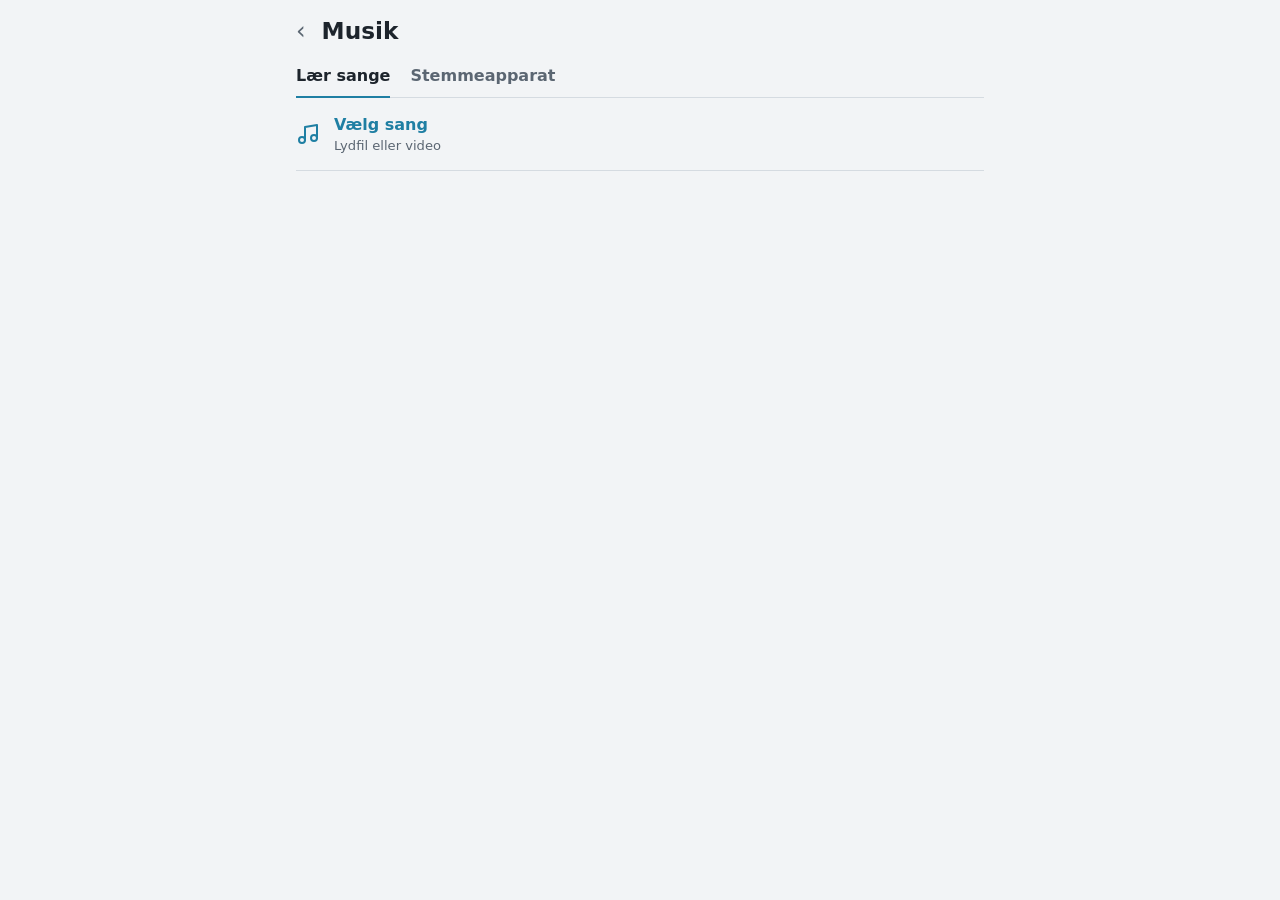
<file: musik/index.html>
<!doctype html>
<html lang="da">
<head>
<meta charset="utf-8">
<script src="../persist.js"></script>
<meta name="viewport" content="width=device-width,initial-scale=1,maximum-scale=1,user-scalable=no,viewport-fit=cover">
<title>Musik</title>
<meta name="apple-mobile-web-app-capable" content="yes">
<meta name="apple-mobile-web-app-title" content="Musik">
<meta name="theme-color" content="#1e242b">
<link rel="manifest" href="manifest.json">
<link rel="icon" href="icon.svg">
<link rel="apple-touch-icon" href="icon.svg">
<style>
:root{--bg:#1e242b;--ink:#e8edf2;--muted:#9aa7b4;--line:#38424e;--accent:#6cc4e0;--accent-ink:#06222c;--danger:#f08a7a;--ok:#7fd6a4;--field:#262e37;--gold:#f5c518;--left:#7fd6a4}
@media (prefers-color-scheme:light){:root{--bg:#f2f4f6;--ink:#1d242c;--muted:#5b6672;--line:#d5dbe1;--accent:#1f7fa3;--accent-ink:#fff;--danger:#b8432f;--ok:#2f8a57;--field:#fff;--left:#2f8a57}}
*{box-sizing:border-box}
html{-webkit-text-size-adjust:100%}
body{margin:0;background:var(--bg);color:var(--ink);font:16px/1.45 system-ui,-apple-system,"Segoe UI",sans-serif;-webkit-tap-highlight-color:transparent;overflow-x:hidden}
main{max-width:720px;margin:0 auto;padding:calc(14px + env(safe-area-inset-top)) 16px calc(120px + env(safe-area-inset-bottom))}
.top{display:flex;align-items:center;gap:10px;margin-bottom:4px}
.top a{text-decoration:none;font-size:1.5rem;line-height:1;color:var(--muted);padding:4px 6px 4px 0}
h1{font-size:1.45rem;margin:0;flex:1}
h2{font-size:.78rem;letter-spacing:.08em;text-transform:uppercase;color:var(--muted);margin:24px 0 4px;font-weight:600;display:flex;align-items:center;gap:8px}
button{font:inherit;color:inherit;cursor:pointer}
.hidden{display:none!important}
.grow{flex:1;min-width:0}
.meta{color:var(--muted);font-size:.82rem}
.err{color:var(--danger)}
.link{background:none;border:0;color:var(--accent);padding:6px 0 6px 10px;font-weight:600;white-space:nowrap;font-size:.95rem}
.row{display:flex;align-items:center;gap:12px;padding:10px 0;border-bottom:1px solid var(--line);min-height:54px}
h2+div>.row:first-child,h2+.row{border-top:1px solid var(--line)}
.name{white-space:nowrap;overflow:hidden;text-overflow:ellipsis}
/* Faner: linjer */
.tabs{display:flex;gap:20px;border-bottom:1px solid var(--line);margin-top:6px}
.tabs button{background:none;border:0;padding:10px 0 9px;font-weight:600;color:var(--muted);border-bottom:2.5px solid transparent;margin-bottom:-1px}
.tabs button[aria-selected="true"]{color:var(--ink);border-bottom-color:var(--accent)}
.pick{display:flex;align-items:center;gap:14px;padding:15px 0;border-bottom:1px solid var(--line);color:var(--accent);font-weight:600;cursor:pointer}
.pick svg,.ic{width:24px;height:24px;fill:none;stroke:currentColor;stroke-width:2;stroke-linecap:round;stroke-linejoin:round;flex:none}
.pick .meta{font-weight:400}
.chips{display:flex;gap:8px;flex-wrap:wrap;padding:8px 0}
.chips button{background:var(--field);border:0;border-radius:99px;padding:7px 13px;font-size:14px;white-space:nowrap}
.chips button[aria-pressed="true"]{background:var(--accent);color:var(--accent-ink);font-weight:600}
.lbl{display:block;color:var(--muted);font-size:.8rem;margin-top:6px}
.bar{height:3px;background:var(--line);border-radius:2px;overflow:hidden;margin-top:6px}
.bar i{display:block;height:100%;width:0;background:var(--accent);transition:width .25s}
.act{display:flex;align-items:center;gap:14px;padding:13px 0;border:0;border-bottom:1px solid var(--line);background:none;width:100%;text-align:left;color:var(--accent);font-weight:600}
.act:disabled{opacity:.5}
.act .meta{font-weight:400;display:block}
/* Spor (stems) */
.stem .si{width:34px;height:34px;border-radius:8px;display:grid;place-items:center;flex:none;font-size:18px;background:var(--field)}
.stem input[type=range]{width:90px;accent-color:var(--accent)}
.tg{background:none;border:0;padding:6px 4px;color:var(--muted);font-weight:700;font-size:13px;letter-spacing:.03em;flex:none}
.tg[aria-pressed="true"]{color:var(--accent)}
.tg.solo[aria-pressed="true"]{color:var(--gold)}
.ib{background:none;border:0;padding:6px;color:var(--accent);display:grid;place-items:center;flex:none}
.ib svg{width:20px;height:20px;fill:none;stroke:currentColor;stroke-width:2;stroke-linecap:round;stroke-linejoin:round}
/* Lærevisning */
.view{position:relative;margin-top:8px;border-top:1px solid var(--line);border-bottom:1px solid var(--line)}
#cv{display:block;width:100%;height:min(52vh,460px);touch-action:none}
.vtools{display:flex;align-items:center;gap:6px;flex-wrap:wrap;padding:6px 0}
/* Afspiller i bunden */
.player{position:fixed;left:0;right:0;bottom:0;z-index:20;background:var(--bg);border-top:1px solid var(--line);padding:8px 16px calc(8px + env(safe-area-inset-bottom))}
.player .in{max-width:720px;margin:0 auto;display:flex;align-items:center;gap:10px}
.play{width:44px;height:44px;border-radius:50%;border:0;background:var(--accent);color:var(--accent-ink);display:grid;place-items:center;flex:none}
.play svg{width:20px;height:20px;fill:currentColor}
#seek{flex:1;accent-color:var(--accent);min-width:0}
.time{font-variant-numeric:tabular-nums;font-size:.8rem;color:var(--muted);white-space:nowrap}
.spd{background:none;border:0;color:var(--accent);font-weight:700;font-size:.85rem;padding:6px 2px;flex:none;min-width:42px}
/* Stemmeapparat */
.tuner{text-align:center;padding:18px 0 10px;border-bottom:1px solid var(--line)}
.tuner .note{font-size:4rem;font-weight:700;line-height:1;letter-spacing:-.02em}
.tuner .note sub{font-size:1.3rem;color:var(--muted);font-weight:600;vertical-align:baseline;margin-left:2px}
.tuner .hz{color:var(--muted);font-variant-numeric:tabular-nums;font-size:.9rem;margin-top:6px}
.scale{position:relative;height:56px;margin:14px 8px 4px}
.scale .ln{position:absolute;left:0;right:0;top:28px;height:1px;background:var(--line)}
.scale .tick{position:absolute;top:18px;width:1px;height:20px;background:var(--line)}
.scale .mid{background:var(--ok);height:30px;top:13px;width:2px;margin-left:-1px}
.scale .needle{position:absolute;top:6px;width:3px;height:44px;margin-left:-1.5px;border-radius:2px;background:var(--danger);transition:left .12s linear,background .2s}
.scale .needle.ok{background:var(--ok)}
.scale .lab{position:absolute;top:44px;font-size:.72rem;color:var(--muted);transform:translateX(-50%)}
.tuner .state{font-weight:600;min-height:1.4em;margin-top:4px}
.strings .row{cursor:pointer}
.strings .row.on{background:color-mix(in srgb,var(--accent) 12%,transparent)}
.strings .sn{width:22px;color:var(--muted);font-size:.8rem;text-align:center;flex:none}
.strings .nn{font-weight:700;font-size:1.15rem;width:58px;flex:none}
.strings .ok{color:var(--ok);font-weight:700}
.mic{display:flex;align-items:center;justify-content:center;gap:10px;width:100%;padding:14px;border-radius:12px;border:0;background:var(--accent);color:var(--accent-ink);font-weight:700;margin-top:14px}
.mic.on{background:var(--field);color:var(--ink)}
.sw{display:flex;align-items:center;gap:12px}
/* Telefonen på tværs: visningen fylder skærmen, og klaveret viser alle 88 tangenter */
@media (orientation:landscape) and (max-height:520px){
  body.land #viewBox .view{position:fixed;left:0;right:0;top:0;bottom:calc(60px + env(safe-area-inset-bottom));z-index:15;margin:0;border:0;background:var(--bg);padding:env(safe-area-inset-top) env(safe-area-inset-right) 0 env(safe-area-inset-left)}
  body.land #cv{height:100%!important}
  body.land{overflow:hidden}
  body.land main>*:not(#learn),body.land #learn>*:not(#songBox),body.land #songBox>*:not(#viewBox),body.land #viewBox>*:not(.view){visibility:hidden}
  .player{padding-top:6px;padding-bottom:calc(6px + env(safe-area-inset-bottom))}
}
#toast{position:fixed;left:16px;right:16px;bottom:calc(90px + env(safe-area-inset-bottom));margin:0 auto;max-width:520px;background:var(--ink);color:var(--bg);padding:11px 14px;border-radius:12px;font-size:.92rem;z-index:30;box-shadow:0 6px 20px #0006}
</style>
</head>
<body>
<main>
  <div class="top"><a href="../" aria-label="Til MultiApps">‹</a><h1>Musik</h1></div>
  <div class="tabs" role="tablist"><button data-tab="learn" role="tab" aria-selected="true">Lær sange</button><button data-tab="tune" role="tab" aria-selected="false">Stemmeapparat</button></div>

  <!-- ======================= LÆR SANGE ======================= -->
  <section id="learn">
    <label class="pick" for="inp"><svg viewBox="0 0 24 24"><path d="M9 18V5l12-2v13"/><circle cx="6" cy="18" r="3"/><circle cx="18" cy="16" r="3"/></svg><div class="grow"><div id="songT">Vælg sang</div><div class="meta" id="songM">Lydfil eller video</div></div></label>
    <input type="file" id="inp" accept="audio/*,video/*,.mp3,.m4a,.wav,.mp4,.mov,.aac,.flac,.ogg" hidden>

    <div id="songBox" class="hidden">
      <h2>Instrumenter</h2>
      <div id="stems"></div>
      <button class="act" id="sepBtn"><svg class="ic" viewBox="0 0 24 24"><path d="M4 6h16M4 12h10M4 18h6"/></svg><span class="grow">Adskil instrumenter<span class="meta" id="sepM">Vokal, trommer, bas og resten hver for sig</span><span class="bar hidden" id="sepBar"><i></i></span></span></button>
      <div class="row hidden" id="ghRow"><span class="grow">GitHub-nøgle</span><input id="ghIn" type="password" placeholder="github_pat_…" autocomplete="off" style="background:none;border:0;border-bottom:1px solid var(--line);color:var(--ink);font:inherit;width:55%;text-align:right;outline:none;padding:4px 0"></div>

      <h2>Lær at spille</h2>
      <span class="lbl">Instrument</span>
      <div class="chips" id="lInst"></div>
      <div id="lTuneWrap"><span class="lbl">Stemning</span><div class="chips" id="lTune"></div></div>
      <span class="lbl">Lyt efter</span>
      <div class="chips" id="lSrc"></div>
      <button class="act" id="trBtn"><svg class="ic" viewBox="0 0 24 24"><path d="M9 18V5l12-2v13"/><circle cx="6" cy="18" r="3"/><circle cx="18" cy="16" r="3"/></svg><span class="grow"><span id="trT">Find noderne</span><span class="meta" id="trM">Bliver til klaver-visning eller tabs</span><span class="bar hidden" id="trBar"><i></i></span></span></button>
      <div id="viewBox" class="hidden">
        <div class="view"><canvas id="cv"></canvas></div>
        <div class="vtools">
          <div class="chips" id="lDens" style="padding:0"></div>
          <span class="grow"></span>
          <div class="chips" id="lHear" style="padding:0"></div>
        </div>
        <div class="row"><span class="grow meta" id="nInfo"></span><button class="link" id="txtBtn">Tabs som tekst</button><button class="link" id="vidBtn">Gem video</button></div>
      </div>
    </div>
  </section>

  <!-- ======================= STEMMEAPPARAT ======================= -->
  <section id="tune" class="hidden">
    <span class="lbl" style="margin-top:12px">Instrument</span>
    <div class="chips" id="tInst"></div>
    <span class="lbl">Stemning</span>
    <div class="chips" id="tTune"></div>
    <div class="tuner">
      <div class="note" id="tNote">–</div>
      <div class="hz" id="tHz">Tryk på en streng for at høre tonen</div>
      <div class="scale" id="scale"><div class="ln"></div><div class="needle hidden" id="needle"></div></div>
      <div class="state" id="tState"></div>
    </div>
    <div class="strings" id="strings"></div>
    <div class="row"><span class="grow">Gentag tonen</span><label class="sw"><input type="checkbox" id="loop"></label></div>
    <button class="mic" id="micBtn"><svg class="ic" viewBox="0 0 24 24"><rect x="9" y="3" width="6" height="11" rx="3"/><path d="M5 11a7 7 0 0 0 14 0M12 18v3"/></svg><span id="micT">Stem med mikrofonen</span></button>
  </section>
</main>

<div class="player hidden" id="player"><div class="in">
  <button class="play" id="playBtn" aria-label="Afspil"><svg viewBox="0 0 24 24" id="playIco"><path d="M7 4l13 8-13 8z"/></svg></button>
  <span class="time" id="tCur">0:00</span><input type="range" id="seek" min="0" max="1000" value="0" step="1"><span class="time" id="tDur">0:00</span>
  <button class="spd" id="spdBtn">100%</button>
</div></div>
<audio id="au" preload="auto" playsinline></audio>
<div id="toast" class="hidden" role="status"></div>

<script type="module">
'use strict';
const $ = s => document.querySelector(s), $$ = s => [...document.querySelectorAll(s)];
const esc = s => String(s == null ? '' : s).replace(/[&<>"']/g, c => ({'&':'&amp;','<':'&lt;','>':'&gt;','"':'&quot;',"'":'&#39;'}[c]));
const LS = {get(k){ try { return JSON.parse(localStorage.getItem(k)); } catch (e) { return null; } }, set(k, v){ try { localStorage.setItem(k, JSON.stringify(v)); } catch (e) {} }};
let toastT = 0; const toast = (t, ms) => { const el = $('#toast'); el.textContent = t; el.classList.remove('hidden'); clearTimeout(toastT); toastT = setTimeout(() => el.classList.add('hidden'), ms || 3500); };
const fmtT = s => { s = Math.max(0, s || 0); return Math.floor(s / 60) + ':' + String(Math.floor(s % 60)).padStart(2, '0'); };
const NAMES = ['C', 'C#', 'D', 'D#', 'E', 'F', 'F#', 'G', 'G#', 'A', 'A#', 'B'];
const nn = m => NAMES[((m % 12) + 12) % 12], oct = m => Math.floor(m / 12) - 1, hz = m => 440 * Math.pow(2, (m - 69) / 12);
let AC = null; const ac = () => { if (!AC) AC = new (window.AudioContext || window.webkitAudioContext)(); if (AC.state === 'suspended') AC.resume(); return AC; };
window.__musik = {};

/* ---------- Instrumenter og stemninger (MIDI-tal, dybeste streng først) ---------- */
const INST = {
  g6: {name: 'Guitar', strings: 6, tunings: [['Standard', [40, 45, 50, 55, 59, 64]], ['Drop D', [38, 45, 50, 55, 59, 64]], ['½ tone ned', [39, 44, 49, 54, 58, 63]], ['Hel tone ned', [38, 43, 48, 53, 57, 62]], ['DADGAD', [38, 45, 50, 55, 57, 62]], ['Open G', [38, 43, 50, 55, 59, 62]], ['Open D', [38, 45, 50, 54, 57, 62]], ['Open E', [40, 47, 52, 56, 59, 64]], ['Open C', [36, 43, 48, 55, 60, 64]], ['Drop C', [36, 43, 48, 53, 57, 62]]]},
  g12: {name: '12-strenget', strings: 6, twelve: true, tunings: [['Standard', [40, 45, 50, 55, 59, 64]], ['½ tone ned', [39, 44, 49, 54, 58, 63]], ['Drop D', [38, 45, 50, 55, 59, 64]], ['DADGAD', [38, 45, 50, 55, 57, 62]], ['Open G', [38, 43, 50, 55, 59, 62]]]},
  uke: {name: 'Ukulele', strings: 4, tunings: [['Standard (høj G)', [67, 60, 64, 69]], ['Lav G', [55, 60, 64, 69]], ['D-stemning', [69, 62, 66, 71]], ['Baryton', [50, 55, 59, 64]]]},
  bass: {name: 'Bas', strings: 4, tunings: [['Standard', [28, 33, 38, 43]], ['Drop D', [26, 33, 38, 43]], ['½ tone ned', [27, 32, 37, 42]], ['5-strenget', [23, 28, 33, 38, 43]]]},
};
// 12-strenget: de fire dybeste kor har en oktavstreng, de to højeste en unisonstreng
const pairOf = (inst, i, m) => INST[inst].twelve ? (i < 4 ? m + 12 : m) : null;

/* ---------- Lyd: en plukket streng (Karplus–Strong) og et enkelt klaver ---------- */
const pluckCache = new Map();
function pluckBuf(f){
  const key = Math.round(f * 10); if (pluckCache.has(key)) return pluckCache.get(key);
  const c = ac(), sr = c.sampleRate, len = Math.floor(sr * 2.6), b = c.createBuffer(1, len, sr), d = b.getChannelData(0);
  const p = Math.max(2, Math.round(sr / f)), ring = new Float32Array(p);
  for (let i = 0; i < p; i++) ring[i] = Math.random() * 2 - 1;
  let idx = 0, prev = 0;
  for (let i = 0; i < len; i++) { const v = ring[idx], nv = .4985 * (v + prev); prev = v; ring[idx] = nv; d[i] = v; idx = (idx + 1) % p; }
  pluckCache.set(key, b); return b;
}
function pluck(f, when, vol){
  const c = ac(), s = c.createBufferSource(), g = c.createGain(); s.buffer = pluckBuf(f); g.gain.value = vol || .6; s.connect(g).connect(c.destination); s.start(when || 0); return s;
}
function pianoNote(m, when, dur, vol){
  const c = ac(), f = hz(m), g = c.createGain(), o1 = c.createOscillator(), o2 = c.createOscillator(), g2 = c.createGain();
  o1.type = 'triangle'; o1.frequency.value = f; o2.type = 'sine'; o2.frequency.value = f * 2; g2.gain.value = .25;
  const v = (vol || .5) * .32, end = when + Math.max(.15, Math.min(dur, 4));
  g.gain.setValueAtTime(0, when); g.gain.linearRampToValueAtTime(v, when + .008); g.gain.exponentialRampToValueAtTime(v * .35, when + .4); g.gain.setTargetAtTime(0, end, .12);
  o1.connect(g); o2.connect(g2).connect(g); g.connect(c.destination); o1.start(when); o2.start(when); o1.stop(end + .8); o2.stop(end + .8);
}

/* ---------- Faner ---------- */
let TAB = LS.get('musik:tab') === 'tune' ? 'tune' : 'learn';
function setTab(t){ TAB = t; LS.set('musik:tab', t); $$('.tabs [data-tab]').forEach(b => b.setAttribute('aria-selected', b.dataset.tab === t)); $('#learn').classList.toggle('hidden', t !== 'learn'); $('#tune').classList.toggle('hidden', t !== 'tune'); $('#player').classList.toggle('hidden', t !== 'learn' || !SONG); if (t !== 'tune') stopMic(); }
$('.tabs').onclick = e => { const b = e.target.closest('[data-tab]'); if (b) setTab(b.dataset.tab); };

const chips = (sel, items, cur, cb) => { const box = $(sel); box.innerHTML = items.map(([v, l]) => `<button data-v="${esc(v)}" aria-pressed="${String(v) === String(cur)}">${esc(l)}</button>`).join(''); box.onclick = e => { const b = e.target.closest('[data-v]'); if (b) cb(b.dataset.v); }; };

/* =====================================================================
   STEMMEAPPARAT
   ===================================================================== */
const T = Object.assign({inst: 'g6', tune: 0}, LS.get('musik:tuner') || {});
function tuning(inst, t){ const x = INST[inst]; return (x.tunings[t] || x.tunings[0])[1]; }
function renderTuner(){
  LS.set('musik:tuner', T);
  chips('#tInst', Object.entries(INST).map(([k, v]) => [k, v.name]), T.inst, v => { T.inst = v; T.tune = 0; T.sel = null; renderTuner(); });
  chips('#tTune', INST[T.inst].tunings.map((t, i) => [i, t[0]]), T.tune, v => { T.tune = +v; T.sel = null; renderTuner(); });
  const tu = tuning(T.inst, T.tune), n = tu.length;
  $('#strings').innerHTML = tu.map((m, i) => ({m, i})).reverse().map(({m, i}) => { const p = pairOf(T.inst, i, m);
    return `<div class="row" data-s="${i}"><span class="sn">${n - i}</span><span class="nn">${nn(m)}<small class="meta">${oct(m)}</small></span><span class="grow meta">${hz(m).toFixed(1).replace('.', ',')} Hz${p != null ? ` · par: ${nn(p)}${oct(p)}` : ''}</span><span class="ok" id="ok${i}"></span><svg class="ic" viewBox="0 0 24 24" style="color:var(--accent)"><path d="M11 5L6 9H3v6h3l5 4zM15.5 8.5a5 5 0 0 1 0 7M18.5 5.5a9 9 0 0 1 0 13"/></svg></div>`; }).join('');
  // Skala: ±50 cent
  $('#scale').innerHTML = '<div class="ln"></div>' + [-50, -25, 0, 25, 50].map(c => `<div class="tick${c ? '' : ' mid'}" style="left:${50 + c}%"></div><span class="lab" style="left:${50 + c}%">${c > 0 ? '+' + c : c}</span>`).join('') + '<div class="needle hidden" id="needle"></div>';
}
let loopT = null;
function playString(i){
  const tu = tuning(T.inst, T.tune), m = tu[i], p = pairOf(T.inst, i, m), c = ac(), t0 = c.currentTime + .02;
  pluck(hz(m), t0, .7); if (p != null) pluck(hz(p) * 1.0015, t0 + .012, .45);
  T.sel = i; $$('#strings .row').forEach(r => r.classList.toggle('on', +r.dataset.s === i));
  $('#tNote').innerHTML = `${nn(m)}<sub>${oct(m)}</sub>`; if (!MIC) $('#tHz').textContent = hz(m).toFixed(2).replace('.', ',') + ' Hz';
  clearTimeout(loopT); if ($('#loop').checked) loopT = setTimeout(() => { if ($('#loop').checked && T.sel === i) playString(i); }, 2200);
}
$('#strings').onclick = e => { const r = e.target.closest('[data-s]'); if (r) playString(+r.dataset.s); };
$('#loop').onchange = () => { if (!$('#loop').checked) clearTimeout(loopT); else if (T.sel != null) playString(T.sel); };

// Mikrofon: tonehøjde med autokorrelation (YIN-lignende), nærmeste streng og afvigelse i cent
let MIC = null, micRaf = 0, okSince = 0, smooth = null;
async function startMic(){
  try {
    const c = ac(), st = await navigator.mediaDevices.getUserMedia({audio: {echoCancellation: false, noiseSuppression: false, autoGainControl: false}});
    const src = c.createMediaStreamSource(st), an = c.createAnalyser(); an.fftSize = 8192; src.connect(an);
    MIC = {st, an, buf: new Float32Array(an.fftSize)}; $('#micBtn').classList.add('on'); $('#micT').textContent = 'Stop mikrofonen'; loopMic();
  } catch (e) { toast('Mikrofonen kunne ikke åbnes. Giv siden adgang til mikrofonen.'); }
}
function stopMic(){ if (!MIC) return; MIC.st.getTracks().forEach(t => t.stop()); MIC = null; cancelAnimationFrame(micRaf); $('#micBtn').classList.remove('on'); $('#micT').textContent = 'Stem med mikrofonen'; $('#needle').classList.add('hidden'); $('#tState').textContent = ''; smooth = null; }
$('#micBtn').onclick = () => MIC ? stopMic() : startMic();
function detect(b, sr){
  let rms = 0; for (let i = 0; i < b.length; i++) rms += b[i] * b[i]; rms = Math.sqrt(rms / b.length); if (rms < .008) return -1;
  const W = Math.floor(b.length / 2), minL = Math.floor(sr / 1400), maxL = Math.min(W - 1, Math.floor(sr / 27));
  const d = new Float32Array(maxL + 2); let run = 0; d[0] = 1;
  for (let L = 1; L <= maxL + 1; L++) { let s = 0; for (let i = 0; i < W; i++) { const x = b[i] - b[i + L]; s += x * x; } run += s; d[L] = s * L / (run || 1); }
  let L = -1; for (let i = minL; i <= maxL; i++) if (d[i] < .12) { while (i + 1 <= maxL && d[i + 1] < d[i]) i++; L = i; break; }
  if (L < 0) { let best = 1e9; for (let i = minL; i <= maxL; i++) if (d[i] < best) { best = d[i]; L = i; } if (best > .35) return -1; }
  const a = d[L - 1], bb = d[L], c = d[L + 1], den = a - 2 * bb + c, off = den ? (a - c) / (2 * den) : 0;
  return sr / (L + off);
}
function loopMic(){
  if (!MIC) return;
  MIC.an.getFloatTimeDomainData(MIC.buf);
  const f = detect(MIC.buf, AC.sampleRate);
  if (f > 0) {
    smooth = smooth ? smooth * .65 + f * .35 : f;
    const tu = tuning(T.inst, T.tune), midi = 69 + 12 * Math.log2(smooth / 440);
    // Valgt streng – ellers den nærmeste (også oktavstrengen på 12-strenget)
    let best = null;
    tu.forEach((m, i) => { for (const t of [m, pairOf(T.inst, i, m)]) if (t != null) { const d = Math.abs(midi - t); if (!best || d < best.d) best = {d, i, t}; } });
    const target = best.d < 1.5 ? best : {i: -1, t: Math.round(midi)}, cents = (midi - target.t) * 100;
    $('#tNote').innerHTML = `${nn(target.t)}<sub>${oct(target.t)}</sub>`; $('#tHz').textContent = smooth.toFixed(1).replace('.', ',') + ' Hz';
    const n = $('#needle'), ok = Math.abs(cents) <= 4; n.classList.remove('hidden'); n.classList.toggle('ok', ok); n.style.left = (50 + Math.max(-50, Math.min(50, cents))) + '%';
    $('#tState').innerHTML = ok ? '<span style="color:var(--ok)">Stemt ✓</span>' : cents < 0 ? 'Stram strengen ↑' : 'Løsn strengen ↓';
    $$('#strings .row').forEach(r => r.classList.toggle('on', +r.dataset.s === target.i));
    if (ok && target.i >= 0) { if (!okSince) okSince = performance.now(); if (performance.now() - okSince > 700) { const el = $('#ok' + target.i); if (el) el.textContent = '✓'; } } else okSince = 0;
  }
  micRaf = requestAnimationFrame(loopMic);
}

/* =====================================================================
   LÆR SANGE
   ===================================================================== */
let SONG = null;            // {name, sr, L, R (Float32, 44,1 kHz), dur}
let STEMS = null;           // [Int16Array x4] stereo flettet, samme længde som sangen
const STEMDEF = [['vocals', 'Vokal', '🎤'], ['drums', 'Trommer', '🥁'], ['bass', 'Bas', '🎸'], ['other', 'Resten', '🎹']];
const ORDER = {drums: 0, bass: 1, other: 2, vocals: 3};      // modellens rækkefølge
let MIX = {vocals: {v: 1, m: false, s: false}, drums: {v: 1, m: false, s: false}, bass: {v: 1, m: false, s: false}, other: {v: 1, m: false, s: false}};
const au = $('#au');

$('#inp').onchange = async e => { const f = e.target.files[0]; e.target.value = ''; if (f) loadSong(f); };
async function loadSong(f){
  $('#songT').textContent = f.name; $('#songM').textContent = 'Indlæser…';
  try {
    const raw = await f.arrayBuffer(), c = ac();
    const dec = await new Promise((res, rej) => { const p = c.decodeAudioData(raw, res, rej); if (p && p.then) p.then(res, rej); });
    // Til 44,1 kHz stereo (det modellen vil have)
    const len = Math.ceil(dec.duration * 44100), off = new OfflineAudioContext(2, len, 44100), s = off.createBufferSource();
    s.buffer = dec; s.connect(off.destination); s.start(); const r = await off.startRendering();
    SONG = {file: f, name: f.name.replace(/\.[^.]+$/, ''), L: r.getChannelData(0), R: r.getChannelData(1), dur: r.duration};
    STEMS = null; NOTES = null; FRAMES = null; $('#viewBox').classList.add('hidden');
    $('#songM').textContent = fmtT(SONG.dur) + ' · tryk for at vælge en anden';
    $('#songBox').classList.remove('hidden'); $('#player').classList.remove('hidden');
    $('#sepBtn').disabled = false; $('#sepM').textContent = 'Vokal, trommer, bas og resten hver for sig'; $('#sepBar').classList.add('hidden');
    renderStems(); renderLearn(); await buildMix();
  } catch (er) { console.error(er); $('#songM').innerHTML = '<span class="err">Filen kunne ikke læses som lyd</span>'; }
}

/* ---------- Mixer: lyt til sporene hver for sig ---------- */
function renderStems(){
  if (!STEMS) { $('#stems').innerHTML = `<div class="row stem"><span class="si">🎵</span><span class="grow">Hele sangen</span>${dlBtn('all')}</div>`; return; }
  const anySolo = Object.values(MIX).some(x => x.s);
  $('#stems').innerHTML = STEMDEF.map(([k, l, ic]) => { const x = MIX[k], heard = anySolo ? x.s : !x.m;
    return `<div class="row stem" style="${heard ? '' : 'opacity:.45'}"><span class="si">${ic}</span><span class="grow">${l}</span><input type="range" min="0" max="1.5" step="0.05" value="${x.v}" data-vol="${k}" aria-label="Lydstyrke ${l}"><button class="tg" data-mute="${k}" aria-pressed="${x.m}" title="Slå fra">M</button><button class="tg solo" data-solo="${k}" aria-pressed="${x.s}" title="Kun dette">S</button>${dlBtn(k)}</div>`; }).join('');
}
const dlBtn = k => `<button class="ib" data-dl="${k}" aria-label="Gem"><svg viewBox="0 0 24 24"><path d="M12 4v11M7 10l5 5 5-5"/><path d="M5 20h14"/></svg></button>`;
let mixT = null;
$('#stems').addEventListener('click', e => {
  const m = e.target.closest('[data-mute]'), s = e.target.closest('[data-solo]'), d = e.target.closest('[data-dl]');
  if (m) { MIX[m.dataset.mute].m = !MIX[m.dataset.mute].m; renderStems(); buildMix(); }
  if (s) { const k = s.dataset.solo, on = !MIX[k].s; for (const x of Object.values(MIX)) x.s = false; MIX[k].s = on; renderStems(); buildMix(); }
  if (d) download(d.dataset.dl);
});
$('#stems').addEventListener('input', e => { const r = e.target.closest('[data-vol]'); if (!r) return; MIX[r.dataset.vol].v = +r.value; clearTimeout(mixT); mixT = setTimeout(buildMix, 250); });
function gains(){ const anySolo = Object.values(MIX).some(x => x.s); return STEMDEF.map(([k]) => (anySolo ? MIX[k].s : !MIX[k].m) ? MIX[k].v : 0); }
// Lyden bygges som én WAV-fil til <audio>, så den kan spilles langsommere uden at tonen ændres
function wavFrom(fill, frames){
  const buf = new ArrayBuffer(44 + frames * 4), dv = new DataView(buf), w = (o, s) => { for (let i = 0; i < s.length; i++) dv.setUint8(o + i, s.charCodeAt(i)); };
  w(0, 'RIFF'); dv.setUint32(4, 36 + frames * 4, true); w(8, 'WAVE'); w(12, 'fmt '); dv.setUint32(16, 16, true); dv.setUint16(20, 1, true); dv.setUint16(22, 2, true);
  dv.setUint32(24, 44100, true); dv.setUint32(28, 44100 * 4, true); dv.setUint16(32, 4, true); dv.setUint16(34, 16, true); w(36, 'data'); dv.setUint32(40, frames * 4, true);
  fill(new Int16Array(buf, 44, frames * 2)); return new Blob([buf], {type: 'audio/wav'});
}
let mixUrl = null;
async function buildMix(){
  if (!SONG) return;
  const n = SONG.L.length, t = au.currentTime || 0, playing = !au.paused;
  let blob;
  if (!STEMS) blob = wavFrom(o => { const L = SONG.L, R = SONG.R; for (let i = 0; i < n; i++) { o[2 * i] = clamp16(L[i]); o[2 * i + 1] = clamp16(R[i]); } }, n);
  else { const g = gains(), st = STEMDEF.map(([k]) => STEMS[ORDER[k]]);
    blob = wavFrom(o => { for (let i = 0; i < 2 * n; i++) { let v = 0; for (let k = 0; k < 4; k++) if (g[k]) v += st[k][i] * g[k]; o[i] = v > 32767 ? 32767 : v < -32768 ? -32768 : v; } }, n); }
  if (mixUrl) URL.revokeObjectURL(mixUrl);
  mixUrl = URL.createObjectURL(blob); au.src = mixUrl; au.preservesPitch = au.mozPreservesPitch = au.webkitPreservesPitch = true; au.playbackRate = SPD;
  await new Promise(r => { au.onloadedmetadata = r; setTimeout(r, 1500); });
  try { au.currentTime = t; } catch (e) {}
  if (playing) au.play().catch(() => {});
}
const clamp16 = v => { v = v < -1 ? -1 : v > 1 ? 1 : v; return v < 0 ? v * 32768 : v * 32767; };
function download(k){
  const n = SONG.L.length;
  const blob = k === 'all' ? wavFrom(o => { for (let i = 0; i < n; i++) { o[2 * i] = clamp16(SONG.L[i]); o[2 * i + 1] = clamp16(SONG.R[i]); } }, n) : wavFrom(o => o.set(STEMS[ORDER[k]]), n);
  const a = document.createElement('a'); a.href = URL.createObjectURL(blob); a.download = `${SONG.name}${k === 'all' ? '' : ' - ' + STEMDEF.find(x => x[0] === k)[1]}.wav`; document.body.appendChild(a); a.click(); a.remove();
}

/* ---------- Adskil instrumenter ----------
   Adskillelsen kræver meget hukommelse (over 1,5 GB), hvilket får iPhone til at lukke siden. Derfor laves den
   på en GitHub-maskine, når der er en GitHub-nøgle (samme nøgle som i Kursvagt og Begivenheder). Sangen og
   sporene er krypteret hele vejen; kun denne enhed og maskinen kender nøglen. Uden nøgle bruges browseren
   på computere. */
const REPO = 'AjdinkvBeta/MultiApps';
const ghKey = () => { try { return localStorage.getItem('kv-ghtoken') || ''; } catch (e) { return ''; } };
const isPhone = /iPhone|iPad|iPod|Android/i.test(navigator.userAgent) || (navigator.platform === 'MacIntel' && navigator.maxTouchPoints > 1);
$('#ghIn').onchange = e => { try { localStorage.setItem('kv-ghtoken', e.target.value.trim()); } catch (er) {} $('#ghRow').classList.toggle('hidden', !!ghKey()); };
async function gh(path, opt, raw){
  const r = await fetch('https://api.github.com/repos/' + REPO + path, Object.assign({cache: 'no-store'}, opt, {headers: Object.assign({Authorization: 'Bearer ' + ghKey(), Accept: raw ? 'application/vnd.github.raw' : 'application/vnd.github+json'}, opt && opt.body ? {'Content-Type': 'application/json'} : {})}));
  if (r.status === 404) return null;
  if (!r.ok) throw new Error(r.status === 401 || r.status === 403 ? 'GitHub-nøglen virker ikke' : 'GitHub-fejl ' + r.status);
  return r.status === 204 ? true : raw ? r.arrayBuffer() : r.json();
}
const b64 = buf => new Promise(res => { const fr = new FileReader(); fr.onload = () => res(fr.result.split(',')[1]); fr.readAsDataURL(new Blob([buf])); });
const unb64 = s => Uint8Array.from(atob(s.replace(/\s/g, '')), c => c.charCodeAt(0));
// Sangen som en lille fil: lydfiler sendes som de er; videoer og store filer laves om til mp3 her på telefonen
async function songBytes(prog){
  const f = SONG.file;
  if (f && /^audio\//.test(f.type) && f.size < 30e6) return new Uint8Array(await f.arrayBuffer());
  if (!window.lamejs) await new Promise((res, rej) => { const sc = document.createElement('script'); sc.src = 'https://cdn.jsdelivr.net/npm/lamejs@1.2.1/lame.min.js'; sc.onload = res; sc.onerror = () => rej(new Error('mp3-værktøjet kunne ikke hentes')); document.head.appendChild(sc); });
  const enc = new lamejs.Mp3Encoder(2, 44100, 160), B = 1152 * 40, n = SONG.L.length, parts = [], i16 = a => { const o = new Int16Array(a.length); for (let i = 0; i < a.length; i++) o[i] = clamp16(a[i]); return o; };
  for (let i = 0; i < n; i += B) { const d = enc.encodeBuffer(i16(SONG.L.subarray(i, i + B)), i16(SONG.R.subarray(i, i + B))); if (d.length) parts.push(new Uint8Array(d)); if (i % (B * 10) === 0) { prog(i / n); await new Promise(r => setTimeout(r)); } }
  const e = enc.flush(); if (e.length) parts.push(new Uint8Array(e));
  return new Uint8Array(await new Blob(parts).arrayBuffer());
}
async function sepGithub(say, bar){
  const id = Date.now().toString(36) + '-' + Math.random().toString(36).slice(2, 6), br = 'musik-job-' + id, P = '/contents/musik-job/';
  const t0 = performance.now(), el = () => fmtT((performance.now() - t0) / 1000);
  say('Starter en GitHub-maskine…'); bar(3);
  const main = await gh('/git/ref/heads/main');
  await gh('/git/refs', {method: 'POST', body: JSON.stringify({ref: 'refs/heads/' + br, sha: main.object.sha})});
  try {
    await gh('/actions/workflows/musik.yml/dispatches', {method: 'POST', body: JSON.stringify({ref: br})});
    // Imens maskinen starter: gør sangen klar
    const bytes = await songBytes(p => { say(`Gør sangen klar ${Math.round(p * 100)} %`); bar(3 + p * 12); });
    say('Venter på maskinen… ' + el()); bar(15);
    let pub = null; for (let i = 0; i < 90 && !pub; i++) { await sleep(4000); pub = await gh(P + 'pub.b64?ref=' + br, null, true); say('Venter på maskinen… ' + el()); }
    if (!pub) throw new Error('GitHub-maskinen startede ikke – prøv igen');
    // Kryptér: tilfældig AES-nøgle til sangen, AES-nøglen med maskinens offentlige RSA-nøgle
    const rsa = await crypto.subtle.importKey('spki', unb64(new TextDecoder().decode(pub)), {name: 'RSA-OAEP', hash: 'SHA-256'}, false, ['encrypt']);
    const kRaw = crypto.getRandomValues(new Uint8Array(32)), k = await crypto.subtle.importKey('raw', kRaw, 'AES-GCM', false, ['encrypt', 'decrypt']);
    const iv = crypto.getRandomValues(new Uint8Array(12)), ct = new Uint8Array(await crypto.subtle.encrypt({name: 'AES-GCM', iv}, k, bytes)), enc = new Uint8Array(12 + ct.length); enc.set(iv); enc.set(ct, 12);
    const kEnc = new Uint8Array(await crypto.subtle.encrypt({name: 'RSA-OAEP'}, rsa, kRaw));
    say(`Sender sangen (${(enc.length / 1e6).toFixed(1).replace('.', ',')} MB)…`); bar(18);
    await gh(P + 'key.enc', {method: 'PUT', body: JSON.stringify({message: 'Musik: nøgle', branch: br, content: await b64(new TextEncoder().encode(btoa(String.fromCharCode(...kEnc))))})});
    await gh(P + 'in.enc', {method: 'PUT', body: JSON.stringify({message: 'Musik: sang', branch: br, content: await b64(enc)})});
    // Vent på sporene
    let done = null;
    for (let i = 0; i < 400 && !done; i++) {
      await sleep(6000);
      const d = await gh(P + 'done.json?ref=' + br, null, true); if (d) { done = JSON.parse(new TextDecoder().decode(d)); break; }
      const pr = await gh(P + 'prog.json?ref=' + br, null, true).catch(() => null), pp = pr ? JSON.parse(new TextDecoder().decode(pr)).done : 0;
      say(`Adskiller på GitHub${pp ? ' ' + Math.round(pp * 100) + ' %' : '…'} · ${el()}`); bar(22 + pp * 63);
    }
    if (!done) throw new Error('Det tog for lang tid – prøv igen');
    if (!done.ok) throw new Error(done.err || 'Adskillelsen fejlede');
    // Hent, dekryptér og afkod de fire spor
    const n = SONG.L.length, out = [];
    for (const [j, name] of ['drums', 'bass', 'other', 'vocals'].entries()) {
      say(`Henter sporene ${j + 1} af 4…`); bar(85 + j * 3.5);
      const e = new Uint8Array(await gh(P + name + '.enc?ref=' + br, null, true));
      const mp3 = await crypto.subtle.decrypt({name: 'AES-GCM', iv: e.subarray(0, 12)}, k, e.subarray(12));
      const ab = await new OfflineAudioContext(2, 1, 44100).decodeAudioData(mp3);
      const L = ab.getChannelData(0), R = ab.numberOfChannels > 1 ? ab.getChannelData(1) : L, o = new Int16Array(n * 2), m = Math.min(n, L.length);
      for (let i = 0; i < m; i++) { o[2 * i] = clamp16(L[i]); o[2 * i + 1] = clamp16(R[i]); }
      out.push(o);
    }
    window.__musik.sepSec = Math.round((performance.now() - t0) / 1000);
    return out;
  } finally { await gh('/git/refs/heads/' + br, {method: 'DELETE'}).catch(() => {}); }
}
const sleep = ms => new Promise(r => setTimeout(r, ms));
let worker = null;
$('#sepBtn').onclick = async () => {
  if (!SONG || worker) return;
  if (ghKey()) {
    const b = $('#sepBtn'), bar = $('#sepBar'), fill = bar.querySelector('i'); b.disabled = true; bar.classList.remove('hidden'); worker = 'gh';
    try {
      const out = await sepGithub(t => { $('#sepM').textContent = t; }, p => { fill.style.width = p + '%'; });
      STEMS = out; $('#sepM').textContent = 'Færdig – lyt til sporene hver for sig ovenfor'; renderStems(); renderLearn(); buildMix();
    } catch (er) { console.error(er); $('#sepM').innerHTML = `<span class="err">${esc(er.message || 'Fejl')}</span>`; b.disabled = false; }
    bar.classList.add('hidden'); worker = null; return;
  }
  if (isPhone && !/[?&]lokal/.test(location.search)) { $('#ghRow').classList.remove('hidden'); $('#ghIn').focus(); $('#sepM').textContent = 'På telefonen laves det på GitHub – indsæt din GitHub-nøgle'; return; }
  const b = $('#sepBtn'), bar = $('#sepBar'), fill = bar.querySelector('i'); b.disabled = true; bar.classList.remove('hidden'); fill.style.width = '2%';
  $('#sepM').textContent = 'Starter…';
  const n = SONG.L.length, out = [0, 1, 2, 3].map(() => new Int16Array(n * 2)), t0 = performance.now();
  worker = new Worker('sep-worker.js' + location.search);
  worker.onmessage = ({data: d}) => {
    if (d.t === 'model') { $('#sepM').textContent = `Henter model ${Math.round(d.got / 1e6)} af ${Math.round(d.total / 1e6)} MB (kun første gang)`; fill.style.width = (d.got / d.total * 30) + '%'; }
    else if (d.t === 'prog') { const left = d.done ? (performance.now() - t0) / d.done * (d.total - d.done) / 1000 : 0;
      $('#sepM').textContent = `Adskiller ${d.done} af ${d.total}` + (d.done > 1 ? ` · ca. ${fmtT(left)} tilbage` : '') + (d.ep === 'webgpu' ? ' · grafikkort' : ''); fill.style.width = (30 + d.done / d.total * 70) + '%'; }
    else if (d.t === 'seg') { for (let k = 0; k < 4; k++) out[k].set(d.stems[k].subarray(0, Math.min(d.stems[k].length, n * 2 - d.start * 2)), d.start * 2); }
    else if (d.t === 'done') { STEMS = out; worker.terminate(); worker = null; bar.classList.add('hidden'); $('#sepM').textContent = 'Færdig – lyt til sporene hver for sig ovenfor'; renderStems(); renderLearn(); buildMix(); window.__musik.sepSec = Math.round((performance.now() - t0) / 1000); }
    else if (d.t === 'log') { console.warn('[adskil]', d.msg); (window.__musik.log = window.__musik.log || []).push(d.msg); }
    else if (d.t === 'err') { worker.terminate(); worker = null; b.disabled = false; bar.classList.add('hidden'); $('#sepM').innerHTML = `<span class="err">${esc(d.msg)}</span>`; }
  };
  worker.onerror = e => { $('#sepM').innerHTML = `<span class="err">${esc(e.message || 'Fejl')}</span>`; b.disabled = false; worker = null; };
  // Kopier, så sangen stadig kan afspilles imens
  const L = SONG.L.slice(), R = SONG.R.slice();
  worker.postMessage({t: 'run', L, R}, [L.buffer, R.buffer]);
};

/* ---------- Afspiller ---------- */
let SPD = 1;
const SPDS = [1, .75, .5];
$('#spdBtn').onclick = () => { SPD = SPDS[(SPDS.indexOf(SPD) + 1) % SPDS.length]; au.playbackRate = SPD; $('#spdBtn').textContent = Math.round(SPD * 100) + '%'; };
function auNode(){ const c = ac(); if (!window.__auNode) { window.__auNode = c.createMediaElementSource(au); window.__auGain = c.createGain(); window.__auNode.connect(window.__auGain).connect(c.destination); } setHear(); return window.__auNode; }
function setHear(){ if (window.__auGain) window.__auGain.gain.value = L_.hear === 'notes' ? 0 : 1; }
$('#playBtn').onclick = () => { auNode(); if (au.paused) au.play().catch(() => {}); else au.pause(); };
au.onplay = () => { $('#playIco').innerHTML = '<path d="M6 4h4v16H6zM14 4h4v16h-4z"/>'; synthFrom = -1; };
au.onpause = () => { $('#playIco').innerHTML = '<path d="M7 4l13 8-13 8z"/>'; };
au.onended = au.onpause;
let seeking = false;
$('#seek').oninput = e => { seeking = true; const t = e.target.value / 1000 * (SONG ? SONG.dur : 0); $('#tCur').textContent = fmtT(t); };
$('#seek').onchange = e => { const t = e.target.value / 1000 * (SONG ? SONG.dur : 0); au.currentTime = t; seeking = false; synthFrom = -1; };

/* ---------- Find noderne (Spotify Basic Pitch) ---------- */
const L_ = Object.assign({inst: 'piano', tune: 0, src: 'auto', dens: 'mid', hear: 'song'}, LS.get('musik:learn') || {});
const LINST = [['piano', 'Klaver'], ['g6', 'Guitar'], ['g12', '12-strenget'], ['uke', 'Ukulele'], ['bass', 'Bas']];
let NOTES = null, FRAMES = null, TAB_ = null;
function renderLearn(){
  LS.set('musik:learn', L_);
  chips('#lInst', LINST, L_.inst, v => { L_.inst = v; L_.tune = 0; renderLearn(); layoutTab(); sizeCanvas(); draw(); });
  $('#lTuneWrap').classList.toggle('hidden', L_.inst === 'piano');
  if (L_.inst !== 'piano') chips('#lTune', INST[L_.inst].tunings.map((t, i) => [i, t[0]]), L_.tune, v => { L_.tune = +v; renderLearn(); layoutTab(); sizeCanvas(); draw(); });
  const srcs = [['auto', 'Automatisk'], ['all', 'Hele sangen']].concat(STEMS ? STEMDEF.map(([k, l]) => [k, l]) : []);
  if (!srcs.find(s => s[0] === L_.src)) L_.src = 'auto';
  chips('#lSrc', srcs, L_.src, v => { L_.src = v; renderLearn(); });
  chips('#lDens', [['few', 'Færre noder'], ['mid', 'Normal'], ['many', 'Flere']], L_.dens, v => { L_.dens = v; renderLearn(); if (FRAMES) makeNotes(); });
  chips('#lHear', [['song', 'Sangen'], ['notes', 'Noderne'], ['both', 'Begge']], L_.hear, v => { L_.hear = v; renderLearn(); setHear(); synthFrom = -1; });
}
// Hvilket spor der lyttes efter: bas → basspor, guitar/klaver → "resten", ellers hele sangen
function srcKey(){ if (L_.src !== 'auto') return L_.src; if (!STEMS) return 'all'; return L_.inst === 'bass' ? 'bass' : 'other'; }
let bpMod = null;
async function basicPitch(){
  if (!bpMod) bpMod = await import('https://cdn.jsdelivr.net/npm/@spotify/basic-pitch@1.0.1/+esm');
  return bpMod;
}
$('#trBtn').onclick = async () => {
  if (!SONG) return;
  const b = $('#trBtn'), bar = $('#trBar'), fill = bar.querySelector('i'); b.disabled = true; bar.classList.remove('hidden'); fill.style.width = '3%'; $('#trM').textContent = 'Henter værktøj…';
  try {
    const bp = await basicPitch(), key = srcKey(), n = SONG.L.length;
    // Mono 22,05 kHz af det valgte spor
    const c = ac(), tmp = c.createBuffer(1, n, 44100), d = tmp.getChannelData(0);
    if (key === 'all') for (let i = 0; i < n; i++) d[i] = (SONG.L[i] + SONG.R[i]) / 2;
    else { const s = STEMS[ORDER[key]]; for (let i = 0; i < n; i++) d[i] = (s[2 * i] + s[2 * i + 1]) / 65536; }
    const off = new OfflineAudioContext(1, Math.ceil(n / 2), 22050), src = off.createBufferSource(); src.buffer = tmp; src.connect(off.destination); src.start();
    const mono = await off.startRendering();
    const model = new bp.BasicPitch('https://cdn.jsdelivr.net/npm/@spotify/basic-pitch@1.0.1/model/model.json');
    const frames = [], onsets = [], contours = [];
    $('#trM').textContent = 'Lytter efter noder… 0 %';
    await model.evaluateModel(mono, (f, o, ct) => { frames.push(...f); onsets.push(...o); contours.push(...ct); }, p => { fill.style.width = (3 + p * 97) + '%'; $('#trM').textContent = `Lytter efter noder… ${Math.round(p * 100)} %`; });
    FRAMES = {frames, onsets, contours, bp, key};
    makeNotes();
    $('#trM').textContent = `Fundet i: ${(STEMDEF.find(x => x[0] === key) || [, 'hele sangen'])[1].toLowerCase()}`;
  } catch (er) { console.error(er); $('#trM').innerHTML = `<span class="err">${esc(er.message || 'Det lykkedes ikke')}</span>`; }
  b.disabled = false; bar.classList.add('hidden');
};
const DENS = {few: [.6, .4, 14], mid: [.5, .3, 11], many: [.35, .22, 7]};
function makeNotes(){
  const {frames, onsets, contours, bp} = FRAMES, [on, fr, ml] = DENS[L_.dens];
  const ev = bp.noteFramesToTime(bp.addPitchBendsToNoteEvents(contours, bp.outputToNotesPoly(frames, onsets, on, fr, ml)));
  NOTES = ev.map(e => ({t: e.startTimeSeconds, d: e.durationSeconds, m: e.pitchMidi, a: e.amplitude})).sort((a, b) => a.t - b.t || a.m - b.m);
  window.__musik.notes = NOTES.length;
  $('#viewBox').classList.remove('hidden'); $('#trT').textContent = 'Find noderne igen';
  layoutTab(); sizeCanvas(); draw();
  const lo = Math.min(...NOTES.map(x => x.m)), hi = Math.max(...NOTES.map(x => x.m));
  $('#nInfo').textContent = NOTES.length ? `${NOTES.length} noder · ${nn(lo)}${oct(lo)}–${nn(hi)}${oct(hi)}` : 'Ingen noder fundet – prøv "Flere" eller et andet spor';
  synthFrom = -1;
}

/* ---------- Tabs: placér hver node på en streng og et bånd ----------
   Noder, der starter samtidig, samles til et greb. Hver node får sin egen streng; vi foretrækker bånd tæt på,
   hvor hånden allerede er, og løse strenge. Noder uden for instrumentets toneomfang flyttes en oktav. */
function layoutTab(){
  TAB_ = null; if (!NOTES || L_.inst === 'piano') return;
  const tu = tuning(L_.inst, L_.tune), S = tu.length, MAXF = L_.inst === 'uke' ? 15 : 19, lo = Math.min(...tu), hi = Math.max(...tu) + MAXF;
  const out = []; let hand = 3, i = 0;
  while (i < NOTES.length) {
    const g = [NOTES[i]]; let j = i + 1; while (j < NOTES.length && NOTES[j].t - NOTES[i].t < .045) g.push(NOTES[j++]);
    const used = new Set(), placed = [];
    for (const nt of g.slice().sort((a, b) => b.m - a.m).slice(0, S)) {
      let m = nt.m; while (m < lo) m += 12; while (m > hi) m -= 12;
      let best = null;
      for (let s = 0; s < S; s++) { if (used.has(s)) continue; const f = m - tu[s]; if (f < 0 || f > MAXF) continue;
        const cost = f === 0 ? .5 : Math.abs(f - hand) + f * .06; if (!best || cost < best.c) best = {s, f, c: cost}; }
      if (!best) continue; used.add(best.s); placed.push({t: nt.t, d: nt.d, s: best.s, f: best.f, m: nt.m});
    }
    const fr = placed.filter(p => p.f > 0).map(p => p.f); if (fr.length) hand = hand * .4 + fr.reduce((a, b) => a + b, 0) / fr.length * .6;
    out.push(...placed); i = j;
  }
  TAB_ = {tu, S, notes: out};
}
$('#txtBtn').onclick = () => {
  if (!TAB_) { toast('Vælg guitar, ukulele eller bas for at få tabs'); return; }
  // Klassisk tekst-tab: 8 tegn pr. sekund, linjer á 64 tegn
  const {tu, S, notes} = TAB_, dur = SONG.dur, cols = Math.ceil(dur * 8) + 2, rows = Array.from({length: S}, () => Array(cols).fill('-'));
  for (const n of notes) { const c = Math.round(n.t * 8), r = S - 1 - n.s, s = String(n.f); for (let k = 0; k < s.length && c + k < cols; k++) rows[r][c + k] = s[k]; }
  const names = tu.map(m => nn(m)).reverse(); let txt = `${SONG.name}\n${(INST[L_.inst] || {}).name} · ${INST[L_.inst].tunings[L_.tune][0]}\n\n`;
  for (let c = 0; c < cols; c += 64) { txt += `${fmtT(c / 8)}\n` + rows.map((r, k) => names[k].padEnd(2) + '|' + r.slice(c, c + 64).join('') + '|').join('\n') + '\n\n'; }
  const a = document.createElement('a'); a.href = URL.createObjectURL(new Blob([txt], {type: 'text/plain'})); a.download = SONG.name + ' - tabs.txt'; document.body.appendChild(a); a.click(); a.remove();
};

/* ---------- Visning: faldende noder på et klaver, eller rullende tabs ---------- */
const cv = $('#cv'), cx = cv.getContext('2d');
let W = 0, H = 0, DPR = 1;
const LAND = matchMedia('(orientation: landscape) and (max-height: 520px)');
const isLand = () => LAND.matches && !!NOTES && TAB === 'learn';
LAND.addEventListener ? LAND.addEventListener('change', () => { document.body.classList.toggle('land', isLand()); if (NOTES) setTimeout(() => { sizeCanvas(); draw(); }, 60); }) : 0;
function sizeCanvas(){ document.body.classList.toggle('land', isLand()); cv.style.height = isLand() || L_.inst === 'piano' || !TAB_ ? '' : (34 + Math.min(42, 38) * (TAB_.S - 1) + 44) + 'px'; DPR = Math.min(2, devicePixelRatio || 1); W = cv.clientWidth; H = cv.clientHeight; cv.width = W * DPR; cv.height = H * DPR; cx.setTransform(DPR, 0, 0, DPR, 0, 0); }
addEventListener('resize', () => { if (NOTES) { sizeCanvas(); draw(); } });
const css = v => getComputedStyle(document.documentElement).getPropertyValue(v).trim();
const isBlack = m => [1, 3, 6, 8, 10].includes(((m % 12) + 12) % 12);
function draw(){
  if (!NOTES || !W) return;
  const t = au.currentTime || 0, C = {bg: css('--bg'), ink: css('--ink'), mut: css('--muted'), line: css('--line'), acc: css('--accent'), left: css('--left'), field: css('--field')};
  cx.fillStyle = C.bg; cx.fillRect(0, 0, W, H);
  if (L_.inst === 'piano') drawPiano(t, C); else drawTab(t, C);
}
function drawPiano(t, C){
  let lo = Math.min(...NOTES.map(x => x.m)), hi = Math.max(...NOTES.map(x => x.m));
  if (isLand()) { lo = 21; hi = 108; }                                   // hele klaveret: A0–C8
  else { lo = Math.floor(Math.min(lo, 60) / 12) * 12; hi = Math.max(hi, lo + 23); hi = Math.ceil((hi + 1) / 12) * 12 - 1; }
  const whites = []; for (let m = lo; m <= hi; m++) if (!isBlack(m)) whites.push(m);
  const ww = W / whites.length, kh = Math.min(110, H * (isLand() ? .26 : .22)), ky = H - kh, pps = (ky) / 3;     // 3 sekunder synligt
  const xOf = m => { if (!isBlack(m)) return whites.indexOf(m) * ww; return whites.indexOf(m - 1) * ww + ww * .68; }, wOf = m => isBlack(m) ? ww * .64 : ww;
  // Lodrette hjælpelinjer ved hvert C
  cx.strokeStyle = C.line; cx.lineWidth = 1; for (const m of whites) if (m % 12 === 0) { const x = xOf(m) + .5; cx.beginPath(); cx.moveTo(x, 0); cx.lineTo(x, ky); cx.stroke(); }
  const active = new Set();
  for (const n of NOTES) {
    if (n.t > t + 3.2) break; if (n.t + n.d < t - .1) continue;
    const y1 = ky - (n.t - t) * pps, y0 = ky - (n.t + n.d - t) * pps, x = xOf(n.m) + 1.5, w = wOf(n.m) - 3;
    const on = n.t <= t && n.t + n.d >= t; if (on) active.add(n.m);
    cx.fillStyle = n.m < 60 ? C.left : C.acc; cx.globalAlpha = on ? 1 : .85;
    roundRect(x, Math.max(-4, y0), w, Math.min(y1, ky) - Math.max(-4, y0), 4); cx.fill(); cx.globalAlpha = 1;
  }
  // Tangenter
  for (const m of whites) { cx.fillStyle = active.has(m) ? (m < 60 ? C.left : C.acc) : '#f4f6f8'; cx.fillRect(xOf(m) + .5, ky, ww - 1, kh); if (m % 12 === 0) { cx.fillStyle = '#7a8591'; cx.font = '10px system-ui'; cx.textAlign = 'center'; cx.fillText('C' + oct(m), xOf(m) + ww / 2, H - 6); } }
  for (let m = lo; m <= hi; m++) if (isBlack(m)) { cx.fillStyle = active.has(m) ? (m < 60 ? C.left : C.acc) : '#1b1f24'; cx.fillRect(xOf(m), ky, wOf(m), kh * .62); }
  cx.fillStyle = C.acc; cx.fillRect(0, ky - 1.5, W, 2);
}
function roundRect(x, y, w, h, r){ if (h <= 0) return; r = Math.min(r, h / 2, w / 2); cx.beginPath(); cx.moveTo(x + r, y); cx.arcTo(x + w, y, x + w, y + h, r); cx.arcTo(x + w, y + h, x, y + h, r); cx.arcTo(x, y + h, x, y, r); cx.arcTo(x, y, x + w, y, r); cx.closePath(); }
function drawTab(t, C){
  if (!TAB_) return;
  const {tu, S, notes} = TAB_, gap = isLand() ? Math.min(38, (H - 50) / (S - 1)) : 38, top = isLand() ? Math.max(30, (H - gap * (S - 1)) / 2) : 34, px = 150, hx = W * .22;     // 150 px pr. sekund
  const yOf = s => top + (S - 1 - s) * gap;
  cx.font = '600 13px system-ui'; cx.textAlign = 'center'; cx.textBaseline = 'middle';
  for (let s = 0; s < S; s++) { const y = yOf(s); cx.strokeStyle = C.line; cx.lineWidth = 1 + (s < S / 2 ? .6 : 0); cx.beginPath(); cx.moveTo(26, y); cx.lineTo(W, y); cx.stroke(); cx.fillStyle = C.mut; cx.fillText(nn(tu[s]), 12, y); }
  // Taktlinje hvert sekund (hjælp til at følge med)
  cx.strokeStyle = C.line; cx.globalAlpha = .5; for (let s = Math.floor(t - hx / px); s < t + (W - hx) / px; s++) { const x = hx + (s - t) * px; if (x < 26) continue; cx.beginPath(); cx.moveTo(x, yOf(S - 1) - 10); cx.lineTo(x, yOf(0) + 10); cx.stroke(); } cx.globalAlpha = 1;
  cx.fillStyle = C.acc; cx.fillRect(hx - 1, top - 22, 2, yOf(0) - top + 44);
  cx.font = '700 14px system-ui';
  for (const n of notes) {
    const x = hx + (n.t - t) * px; if (x < 10) continue; if (x > W + 20) break;
    const y = yOf(n.s), on = n.t <= t + .02 && n.t + Math.max(.12, n.d) >= t, len = Math.max(0, n.d * px - 14);
    if (len > 4) { cx.strokeStyle = on ? C.acc : C.mut; cx.globalAlpha = .35; cx.lineWidth = 4; cx.beginPath(); cx.moveTo(x + 10, y); cx.lineTo(x + 10 + len, y); cx.stroke(); cx.globalAlpha = 1; cx.lineWidth = 1; }
    cx.fillStyle = on ? C.acc : C.bg; cx.beginPath(); cx.arc(x, y, 11, 0, 7); cx.fill(); cx.strokeStyle = on ? C.acc : C.ink; cx.stroke();
    cx.fillStyle = on ? C.bg : C.ink; cx.fillText(n.f, x, y + .5);
  }
  cx.fillStyle = C.mut; cx.font = '12px system-ui'; cx.textAlign = 'left'; cx.fillText(INST[L_.inst].name + ' · ' + INST[L_.inst].tunings[L_.tune][0] + (INST[L_.inst].twelve ? ' · tal = kor (strengepar)' : ''), 26, 12);
}

/* ---------- Spil noderne med (simpelt klaver), så man kan høre, hvad der er fundet ---------- */
let synthFrom = -1;
function synthTick(){
  if (!NOTES || au.paused || L_.hear === 'song') return;
  const c = ac(), t = au.currentTime, ahead = .35 * SPD;
  if (synthFrom < 0) synthFrom = t;
  for (const n of NOTES) { if (n.t < synthFrom) continue; if (n.t > t + ahead) break; pianoNote(n.m, c.currentTime + Math.max(0, (n.t - t) / SPD), n.d / SPD, .3 + n.a * .7); }
  synthFrom = t + ahead;
}

/* ---------- Gem video af visningen (skærm + lyd, i realtid) ---------- */
let rec = null;
$('#vidBtn').onclick = async () => {
  if (rec) { rec.stop(); return; }
  if (!window.MediaRecorder || !cv.captureStream) { toast('Denne browser kan ikke optage video'); return; }
  const c = ac(); auNode();
  const dest = c.createMediaStreamDestination(); window.__auNode.connect(dest);
  const st = new MediaStream([...cv.captureStream(30).getVideoTracks(), ...dest.stream.getAudioTracks()]);
  const type = ['video/mp4', 'video/webm;codecs=vp9,opus', 'video/webm'].find(t => MediaRecorder.isTypeSupported(t)) || '';
  const parts = []; rec = new MediaRecorder(st, type ? {mimeType: type} : {});
  rec.ondataavailable = e => e.data.size && parts.push(e.data);
  rec.onstop = () => { window.__auNode.disconnect(dest); const b = new Blob(parts, {type: rec.mimeType || 'video/mp4'}), a = document.createElement('a'); a.href = URL.createObjectURL(b); a.download = SONG.name + (L_.inst === 'piano' ? ' - klaver' : ' - tabs') + (/mp4/.test(b.type) ? '.mp4' : '.webm'); document.body.appendChild(a); a.click(); a.remove(); rec = null; $('#vidBtn').textContent = 'Gem video'; };
  rec.start(1000); $('#vidBtn').textContent = 'Stop og gem'; au.play().catch(() => {});
  au.addEventListener('ended', () => rec && rec.stop(), {once: true});
};

/* ---------- Løkke: afspiller, visning og klaverlyd ---------- */
function frame(){
  if (SONG && !seeking) { const t = au.currentTime || 0; $('#tCur').textContent = fmtT(t); $('#tDur').textContent = fmtT(SONG.dur); $('#seek').value = Math.round(t / SONG.dur * 1000) || 0; }
  if (NOTES && TAB === 'learn') { draw(); synthTick(); }
  requestAnimationFrame(frame);
}
// Træk i visningen for at spole
let drag = null;
cv.addEventListener('pointerdown', e => { if (!NOTES) return; drag = {x: e.clientX, y: e.clientY, t: au.currentTime}; cv.setPointerCapture(e.pointerId); });
cv.addEventListener('pointermove', e => { if (!drag) return; const dt = L_.inst === 'piano' ? (e.clientY - drag.y) / ((H - Math.min(110, H * .22)) / 3) : -(e.clientX - drag.x) / 150; au.currentTime = Math.max(0, Math.min(SONG.dur, drag.t + dt)); synthFrom = -1; });
cv.addEventListener('pointerup', () => { drag = null; });

renderTuner(); renderLearn(); setTab(TAB); requestAnimationFrame(frame);
$('.tabs').addEventListener('click', () => { if (NOTES) { sizeCanvas(); draw(); } });
window.__musik.loadSong = loadSong; window.__musik.showNotes = arr => { NOTES = arr; $('#viewBox').classList.remove('hidden'); layoutTab(); sizeCanvas(); draw(); }; window.__musik.energy = () => STEMS ? STEMDEF.map(([k, l]) => { const x = STEMS[ORDER[k]]; let e = 0; for (let i = 0; i < x.length; i += 7) e += x[i] * x[i]; return l + ' ' + Math.round(Math.sqrt(e / (x.length / 7))); }).join(', ') : ''; window.__musik.detect = detect; window.__musik.state = () => ({song: !!SONG, stems: !!STEMS, notes: NOTES && NOTES.length, tab: TAB_ && TAB_.notes.length});
</script>
</body>
</html>
</file>
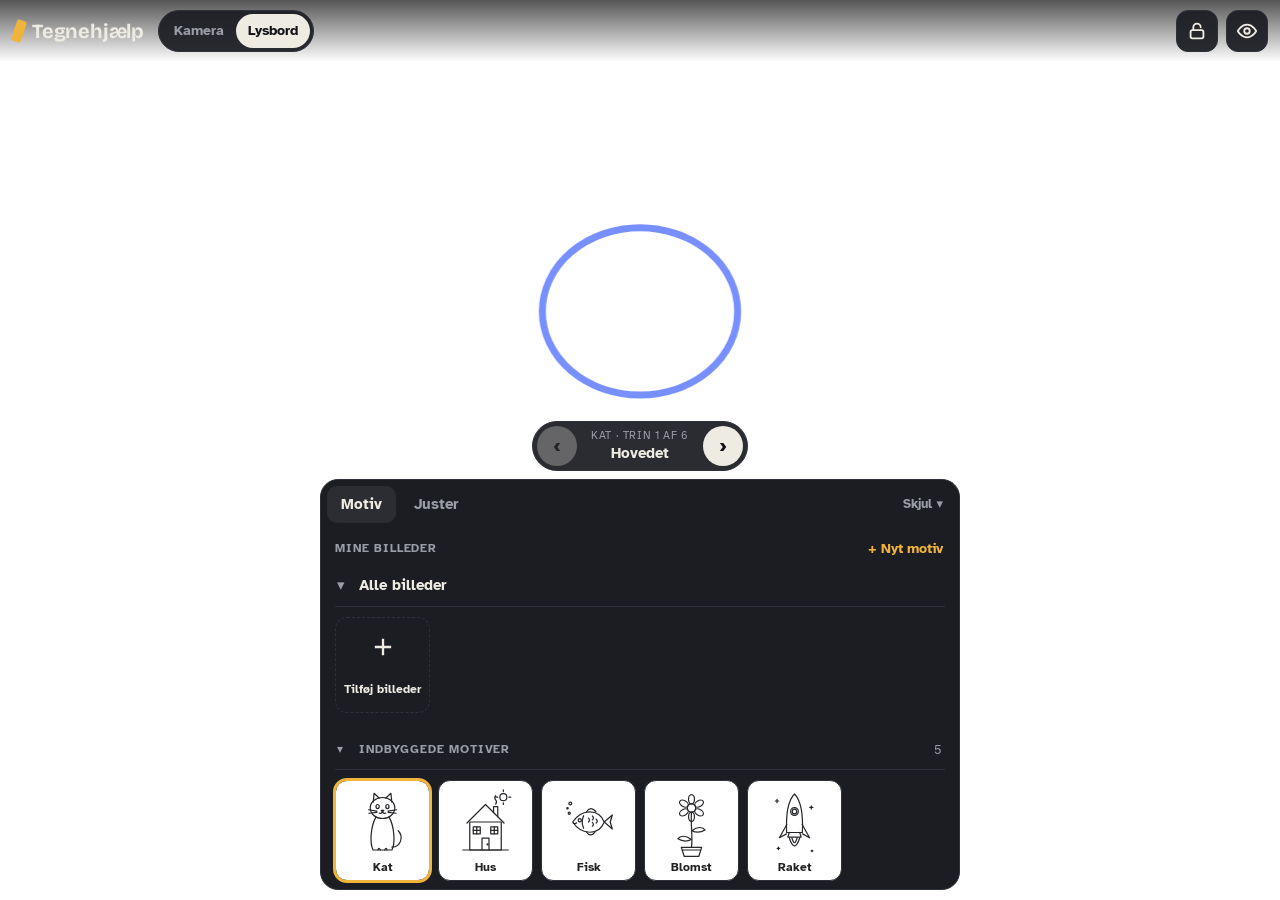
<file: tegn/index.html>
<!doctype html><html lang="da"><head><meta charset="utf-8"><script src="../persist.js"></script><meta name="viewport" content="width=device-width,initial-scale=1,maximum-scale=1,user-scalable=no,viewport-fit=cover"><meta name="apple-mobile-web-app-capable" content="yes"><meta name="apple-mobile-web-app-title" content="Tegnehjælp"><meta name="theme-color" content="#16171b"><link rel="manifest" href="manifest.json"><link rel="icon" href="icon.svg"><link rel="apple-touch-icon" href="icon.svg"></head><body><title>Tegnehjælp</title>
<meta name="claude:viewport-fit-sides" content="cover">
<link rel="preconnect" href="https://fonts.googleapis.com">
<link rel="stylesheet" href="https://fonts.googleapis.com/css2?family=Bricolage+Grotesque:opsz,wght@12..96,600;12..96,700&family=Atkinson+Hyperlegible:wght@400;700&display=swap">
<style>
/* Layout: kamera/lysbord fylder hele skærmen; værktøj flyder ovenpå i top- og bundbjælke. Bevidst ét mørkt tema (kamera-app). */
:root{
  --ink:#121317; --panel:#1b1d23ee; --panel-solid:#1b1d23; --line:#2e313a;
  --fg:#eeebe3; --muted:#9b9da6; --accent:#f0b43c; --accent-ink:#1d1606;
  --ok:#5fd39a; --warn:#f0b43c; --paper:#ffffff;
  --display:"Bricolage Grotesque", "Avenir Next", system-ui, sans-serif;
  --body:"Atkinson Hyperlegible", system-ui, -apple-system, sans-serif;
  color-scheme:dark;
}
html,body{height:100%;margin:0;overflow:hidden}
body{background:var(--ink);color:var(--fg);font:15px/1.4 var(--body);-webkit-user-select:none;user-select:none;-webkit-tap-highlight-color:transparent;touch-action:pan-x pan-y;-webkit-text-size-adjust:100%}
button{font:inherit;color:inherit}
#app{position:fixed;inset:0}
#stage{position:absolute;inset:0;overflow:hidden;touch-action:none;background:#000}
#stage.light{background:var(--paper)}
#view{position:absolute;inset:0;transform-origin:0 0}
#zoomPill{position:absolute;left:50%;transform:translateX(-50%);top:calc(env(safe-area-inset-top,0px) + 64px);z-index:6;display:flex;align-items:center;gap:10px;padding:6px 6px 6px 14px;border-radius:999px;background:#000b;color:#fff;font:600 14px/1 system-ui,-apple-system,sans-serif;-webkit-backdrop-filter:blur(8px);backdrop-filter:blur(8px)}
#zoomPill button{font:inherit;color:#fff;background:none;border:0;border-left:1px solid #fff4;padding:4px 10px;cursor:pointer}
#cam{position:absolute;inset:0;width:100%;height:100%;object-fit:cover}
#stage.light #cam{display:none}
#overlay{position:absolute;left:0;top:0;transform-origin:0 0;pointer-events:none;will-change:transform}
#overlay svg,#overlay img{display:block;width:100%;height:100%}
#grid{position:absolute;inset:0}

/* Top bar */
#top{position:absolute;left:0;right:0;top:0;display:flex;align-items:center;gap:8px;
  padding-top:calc(env(safe-area-inset-top,0px) + 10px);padding-bottom:10px;
  padding-left:max(12px,env(safe-area-inset-left,0px));padding-right:max(12px,env(safe-area-inset-right,0px));
  background:linear-gradient(#000a,#0000)}
.brand{text-decoration:none;font:700 20px/1 var(--display);letter-spacing:-.01em;margin-right:4px;display:flex;align-items:center;gap:8px;border:0;background:none;padding:6px 2px;cursor:pointer;color:var(--fg)}
.brand em{font:700 13px var(--body);font-style:normal;color:var(--fg)}
.brand i{width:10px;height:22px;border-radius:2px;background:var(--accent);transform:rotate(18deg);display:inline-block}
@media (max-width:460px){.brand span{display:none}}
.seg{display:flex;background:var(--panel);border:1px solid var(--line);border-radius:999px;padding:3px}
.seg button{border:0;background:none;padding:7px 12px;border-radius:999px;cursor:pointer;font-weight:700;font-size:14px;color:var(--muted)}
.seg button[aria-pressed="true"]{background:var(--fg);color:var(--ink)}
.spacer{flex:1}
.icon{width:42px;height:42px;border-radius:12px;border:1px solid var(--line);background:var(--panel);display:grid;place-items:center;cursor:pointer;flex:none}
.icon svg{width:22px;height:22px;stroke:currentColor;fill:none;stroke-width:2;stroke-linecap:round;stroke-linejoin:round}
.icon[aria-pressed="true"]{background:var(--accent);color:var(--accent-ink);border-color:var(--accent)}
.icon:focus-visible,.seg button:focus-visible,.tile:focus-visible,.chip:focus-visible,.navbtn:focus-visible{outline:2px solid var(--accent);outline-offset:2px}

#status{position:absolute;left:50%;transform:translateX(-50%);top:calc(env(safe-area-inset-top,0px) + 64px);
  background:var(--panel);border:1px solid var(--line);border-radius:999px;padding:6px 12px;font-size:13px;display:flex;gap:8px;align-items:center;white-space:nowrap}
#status b{width:8px;height:8px;border-radius:50%;background:var(--warn)}
#status.ok b{background:var(--ok)}
#focusBox{position:absolute;width:72px;height:72px;margin:-36px 0 0 -36px;border:2px solid var(--accent);border-radius:6px;pointer-events:none;box-shadow:0 0 0 1px #0006}
#focusBox.ok{border-color:var(--ok)}
@media (prefers-reduced-motion:no-preference){#focusBox{animation:fpulse .5s ease-out}}
@keyframes fpulse{from{transform:scale(1.5);opacity:.4}to{transform:scale(1);opacity:1}}
#toast{position:absolute;left:50%;transform:translateX(-50%);top:calc(env(safe-area-inset-top,0px) + 104px);max-width:min(420px,calc(100% - 32px));
  background:var(--panel-solid);border:1px solid var(--line);border-radius:12px;padding:8px 12px;font-size:13px;text-align:center}

#notice{position:absolute;left:max(16px,env(safe-area-inset-left,0px));right:max(16px,env(safe-area-inset-right,0px));
  top:calc(env(safe-area-inset-top,0px) + 66px);max-width:460px;margin:0 auto;background:var(--panel-solid);border:1px solid var(--line);
  border-radius:16px;padding:14px 16px;display:grid;gap:8px;box-shadow:0 10px 40px #0008}
#notice h3{margin:0;font:700 17px/1.2 var(--display)}
#notice p{margin:0;color:var(--muted);font-size:14px}
#notice .row{display:flex;gap:8px;flex-wrap:wrap}

/* Bottom */
#bottom{position:absolute;left:0;right:0;bottom:0;display:flex;flex-direction:column;gap:8px;
  padding-left:max(12px,env(safe-area-inset-left,0px));padding-right:max(12px,env(safe-area-inset-right,0px));
  padding-bottom:calc(env(safe-area-inset-bottom,0px) + 10px);pointer-events:none}
#bottom>*{pointer-events:auto}
#stepper{align-self:center;display:flex;align-items:center;gap:6px;background:var(--panel);border:1px solid var(--line);border-radius:999px;padding:4px;max-width:100%}
#stepper .lbl{padding:0 8px;min-width:0;text-align:center}
#stepper .lbl small{display:block;color:var(--muted);font-size:11px;letter-spacing:.06em;text-transform:uppercase}
#stepper .lbl span{font-weight:700;white-space:nowrap;overflow:hidden;text-overflow:ellipsis;display:block}
.navbtn{width:40px;height:40px;border-radius:50%;border:0;background:var(--fg);color:var(--ink);font-size:20px;font-weight:700;cursor:pointer;flex:none}
.navbtn:disabled{opacity:.3}

#sheet{background:var(--panel-solid);border:1px solid var(--line);border-radius:18px;max-width:640px;width:100%;margin:0 auto;box-sizing:border-box;overflow:hidden}
.tabs{display:flex;align-items:center;gap:4px;padding:6px}
.tab{border:0;background:none;padding:8px 14px;border-radius:10px;font-weight:700;color:var(--muted);cursor:pointer}
.tab[aria-selected="true"]{color:var(--fg);background:#ffffff12}
#collapse{margin-left:auto;border:0;background:none;color:var(--muted);cursor:pointer;padding:8px 10px;font-weight:700;font-size:13px}
.pane{padding:4px 14px 14px;max-height:38vh;overflow:auto;display:grid;gap:14px}
#sheet.closed .pane{display:none}
.label{font-size:12px;letter-spacing:.07em;text-transform:uppercase;color:var(--muted);font-weight:700}
.tiles{display:grid;grid-template-columns:repeat(auto-fill,minmax(82px,1fr));gap:8px}
.tile{border:1px solid var(--line);background:#fff;border-radius:12px;padding:6px 6px 4px;cursor:pointer;display:grid;gap:2px;color:#222;text-align:center}
.tile svg{width:100%;height:70px}
.tile span{font-size:12px;font-weight:700}
.tile[aria-pressed="true"]{outline:3px solid var(--accent);outline-offset:-1px}
.tile.upload{background:none;color:var(--fg);border-style:dashed;place-items:center;min-height:96px}
.tile.upload svg{width:28px;height:28px;stroke:currentColor;fill:none;stroke-width:2}
.field{display:grid;gap:6px}
html,body,*{touch-action:pan-x pan-y}
#stage,#stage *{touch-action:none}
input[type=range]{touch-action:pan-x}
.ghead{display:flex;align-items:center;gap:8px;width:100%;border:0;border-bottom:1px solid var(--line);background:none;color:var(--fg);padding:10px 2px;font:inherit;font-weight:700;text-align:left;cursor:pointer;-webkit-touch-callout:none}
.ghead .chev{width:14px;color:var(--muted);transition:transform .15s;display:inline-block}
.ghead[aria-expanded="false"] .chev{transform:rotate(-90deg)}
.ghead .n{margin-left:auto;color:var(--muted);font-weight:400;font-size:13px}
.ghead.sec{font-size:12px;letter-spacing:.07em;text-transform:uppercase;color:var(--muted)}
.gbody{padding:10px 0 4px}
.galtop{display:flex;align-items:center;justify-content:space-between}
.linkbtn{border:0;background:none;color:var(--accent);font:inherit;font-weight:700;font-size:14px;cursor:pointer;padding:6px 2px}
.tile{-webkit-touch-callout:none}
.tile img{pointer-events:none;-webkit-user-drag:none}
.tile.lp{transform:scale(.94)}
#act{position:fixed;inset:0;z-index:60;background:#0009;display:flex;align-items:flex-end;justify-content:center;padding:0 max(12px,env(safe-area-inset-right,0px)) calc(env(safe-area-inset-bottom,0px) + 12px) max(12px,env(safe-area-inset-left,0px))}
#act .box{background:var(--panel-solid);border-top:1px solid var(--line);border-radius:18px 18px 12px 12px;width:100%;max-width:520px;padding:6px 16px 8px}
#act h4{margin:10px 0 6px;font-size:13px;color:var(--muted);font-weight:700;white-space:nowrap;overflow:hidden;text-overflow:ellipsis}
#act button{display:block;width:100%;text-align:left;border:0;border-bottom:1px solid var(--line);background:none;color:var(--fg);font:inherit;font-size:16px;padding:14px 2px;cursor:pointer}
#act button:last-child{border-bottom:0;color:var(--muted)}
#act button.danger{color:#ff6b5e;font-weight:700}
.field .top{display:flex;justify-content:space-between;align-items:baseline}
.field output{font-variant-numeric:tabular-nums;color:var(--muted);font-size:13px}
input[type=range]{width:100%;accent-color:var(--accent);height:28px}
.chips{display:flex;flex-wrap:wrap;gap:8px}
.chip{border:1px solid var(--line);background:#ffffff08;border-radius:999px;padding:8px 14px;cursor:pointer;font-weight:700;font-size:14px}
.chip[aria-pressed="true"]{background:var(--fg);color:var(--ink);border-color:var(--fg)}
.btn{border:0;border-radius:10px;padding:9px 14px;font-weight:700;cursor:pointer;background:var(--fg);color:var(--ink)}
.btn.ghost{background:#ffffff12;color:var(--fg)}
select{font:inherit;font-size:16px;color:var(--fg);background:#ffffff12;border:1px solid var(--line);border-radius:10px;padding:9px 12px;width:100%;max-width:100%}
.swatches{display:flex;gap:10px}
.sw{width:34px;height:34px;border-radius:50%;border:2px solid var(--line);cursor:pointer}
.sw[aria-pressed="true"]{border-color:var(--fg);box-shadow:0 0 0 2px var(--accent)}
.hint{color:var(--muted);font-size:13px;margin:0}
[hidden]{display:none!important}
@media (prefers-reduced-motion:no-preference){.chip,.tile,.icon,.seg button{transition:background .15s,color .15s}}
</style>

<div id="app">
  <div id="stage" class="light">
    <div id="view">
      <video id="cam" playsinline muted autoplay></video>
      <div id="overlay"><div id="ovContent"></div><div id="grid" hidden></div></div>
    </div>
  </div>
  <div id="zoomPill" hidden><span id="zoomVal">1×</span><button id="zoomReset" type="button">Nulstil</button></div>

  <header id="top">
    <a class="brand" href="../" aria-label="Tegnehjælp – til MultiApps"><i></i><span>Tegnehjælp</span></a>
    <div class="seg" role="group" aria-label="Tilstand">
      <button id="mCam" aria-pressed="false">Kamera</button>
      <button id="mLight" aria-pressed="true">Lysbord</button>
    </div>
    <div class="spacer"></div>
        <button class="icon" id="bTorch" aria-pressed="false" title="Tænd lommelygten" aria-label="Tænd lommelygten" hidden>
      <svg viewBox="0 0 24 24"><path d="M8 2h8v4l-2 4v11a1 1 0 0 1-1 1h-2a1 1 0 0 1-1-1V10L8 6z"/><path d="M8 6h8"/><path d="M12 13v2"/></svg>
    </button>
        <button class="icon" id="bFocus" aria-pressed="false" title="Vælg hvor kameraet stiller skarpt" aria-label="Vælg hvor kameraet stiller skarpt" hidden>
      <svg viewBox="0 0 24 24"><path d="M4 9V5a1 1 0 0 1 1-1h4M15 4h4a1 1 0 0 1 1 1v4M20 15v4a1 1 0 0 1-1 1h-4M9 20H5a1 1 0 0 1-1-1v-4"/><circle cx="12" cy="12" r="2.5"/></svg>
    </button>
    <button class="icon" id="bLock" aria-pressed="false" title="Lås billedet" aria-label="Lås billedet">
      <svg viewBox="0 0 24 24"><rect x="5" y="11" width="14" height="9" rx="2"/><path id="shackle" d="M8 11V8a4 4 0 0 1 8 0"/></svg>
    </button>
    <button class="icon" id="bPeek" title="Hold for at se din egen streg" aria-label="Hold for at skjule skitsen">
      <svg viewBox="0 0 24 24"><path d="M2 12s3.5-7 10-7 10 7 10 7-3.5 7-10 7S2 12 2 12z"/><circle cx="12" cy="12" r="3"/></svg>
    </button>
  </header>

  <div id="focusBox" hidden></div>
  <div id="toast" hidden aria-live="polite"></div>
  <div id="status" hidden><b></b><span>Leder efter papir…</span></div>

  <div id="act" hidden><div class="box" role="dialog" aria-modal="true"></div></div>

  <div id="notice" hidden>
    <h3 id="nTitle">Kameraet er ikke tilgængeligt</h3>
    <p id="nText"></p>
    <div class="row"><button class="btn" id="nLight">Brug lysbord</button><button class="btn ghost" id="nRetry">Prøv igen</button></div>
  </div>

  <div id="bottom">
    <div id="stepper" hidden>
      <button class="navbtn" id="sPrev" aria-label="Forrige trin">‹</button>
      <div class="lbl"><small id="sCount">Trin 1 af 6</small><span id="sName">Hovedet</span></div>
      <button class="navbtn" id="sNext" aria-label="Næste trin">›</button>
    </div>

    <section id="sheet">
      <div class="tabs" role="tablist">
        <button class="tab" role="tab" id="tMotiv" aria-selected="true">Motiv</button>
        <button class="tab" role="tab" id="tJuster" aria-selected="false">Juster</button>
        <button id="collapse">Skjul ▾</button>
      </div>

      <div class="pane" id="pMotiv">
        <div>
          <div class="galtop"><div class="label">Mine billeder</div><button class="linkbtn" id="gNew">+ Nyt motiv</button></div>
          <div id="gallery"></div>
          <p class="hint" id="galStatus" aria-live="polite"></p>
          <p class="hint" id="galTip">Hold fingeren på et billede for at slette, flytte eller omdøbe det. Hold på et motiv for at omdøbe eller slette motivet.</p>
        </div>
        <div id="mineWrap" hidden>
          <button class="ghead sec" data-sec="guides" aria-expanded="true"><span class="chev">▾</span>Guides tegnet af Claude<span class="n" id="mineN"></span></button>
          <div class="gbody" id="mineBody"><div class="tiles" id="mine"></div><div style="margin-top:8px"><button class="chip" id="gDel" hidden>Slet guide</button></div></div>
        </div>
        <div>
          <button class="ghead sec" data-sec="builtin" aria-expanded="true"><span class="chev">▾</span>Indbyggede motiver<span class="n" id="tilesN"></span></button>
          <div class="gbody" id="tilesBody"><div class="tiles" id="tiles"></div></div>
        </div>
        <input type="file" id="file" accept="image/*,.zip,application/zip" multiple hidden>
      </div>

      <div class="pane" id="pJuster" hidden>
        <div class="field" id="camField" hidden>
          <label class="label" for="camSel">Kamera</label>
          <select id="camSel"></select>
          <p class="hint">Hopper billedet eller bliver uskarpt tæt på papiret, så vælg et andet kamera her.</p>
        </div>
        <div class="field" id="fdField" hidden>
          <div class="top"><span>Manuel skarphed</span><output id="oFd">Auto</output></div>
          <input type="range" id="rFd" min="0" max="1000" value="0">
          <p class="hint">Træk for at stille skarpt på papiret selv. Helt til venstre er automatisk.</p>
        </div>
        <div id="photoOpts" hidden class="field" style="gap:12px">
          <div class="label">Valgt billede</div>
          <div class="chips" id="viewChips" role="group" aria-label="Visning af billedet">
            <button class="chip" id="pmSketch" aria-pressed="false">Skitse</button>
            <button class="chip" id="vSteps" aria-pressed="false">Trin</button>
            <button class="chip" id="pmLines" aria-pressed="true">Streger</button>
            <button class="chip" id="pmPhoto" aria-pressed="false">Foto</button>
          </div>
          <div class="field" id="detailField">
            <div class="top"><span>Detaljer</span><output id="oDetail">50</output></div>
            <input type="range" id="rDetail" min="0" max="100" value="50">
          </div>
          <div class="field" id="smoothField">
            <div class="top"><span>Udglatning</span><output id="oSmooth">2</output></div>
            <input type="range" id="rSmooth" min="0" max="5" value="2">
          </div>
          <div class="chips">
            <button class="btn ghost" id="gAI" hidden>Lad Claude tegne en guide</button>
            <button class="chip" id="gDelImg">Slet billede</button>
          </div>
          <p class="hint" id="gStatus" aria-live="polite"></p>
        </div>
        <div class="field">
          <div class="top"><span>Synlighed</span><output id="oOpacity">60 %</output></div>
          <input type="range" id="rOpacity" min="5" max="100" value="60">
        </div>
        <div class="field">
          <span>Stregfarve</span>
          <div class="swatches" id="swatches"></div>
        </div>
                <div class="chips">
          <button class="chip" id="cFlip" aria-pressed="false">Spejlvend</button>
          <button class="chip" id="cGrid" aria-pressed="false">Gitter</button>
          <button class="chip" id="cCenter">Centrer</button>
          <button class="chip" id="cPersp" aria-pressed="true" title="Lad skitsen følge papirets skrå vinkel">Perspektiv</button>
        </div>
        <p class="hint" id="modeHint"></p>
      </div>
    </section>
  </div>
</div>

<script>
(() => {
const $ = s => document.querySelector(s);
const stage = $('#stage'), video = $('#cam'), ov = $('#overlay'), ovContent = $('#ovContent'), grid = $('#grid');

/* ---------- Lektioner (egne motiver, 300×400) ---------- */
const petals = [0,60,120,180,240,300].map(a => `<ellipse cx="150" cy="70" rx="17" ry="27" transform="rotate(${a} 150 120)"/>`).join('');
const LESSONS = {
  kat:{name:'Kat',steps:[
    ['Hovedet','<ellipse cx="150" cy="120" rx="70" ry="60"/>'],
    ['Ørerne','<path d="M97 86 L102 36 L132 64 M203 86 L198 36 L168 64"/>'],
    ['Kroppen','<path d="M112 172 C82 228 76 318 96 360 L204 360 C224 318 218 228 188 172"/>'],
    ['Øjne og næse','<ellipse cx="122" cy="112" rx="9" ry="12"/><ellipse cx="178" cy="112" rx="9" ry="12"/><path d="M143 134 L157 134 L150 143 Z"/>'],
    ['Mund og knurhår','<path d="M150 143 Q141 155 131 149 M150 143 Q159 155 169 149 M118 138 L70 130 M118 145 L72 150 M182 138 L230 130 M182 145 L228 150"/>'],
    ['Hale og poter','<path d="M204 344 C258 340 270 282 240 250 M124 360 Q128 342 138 360 M162 360 Q172 342 176 360"/>']]},
  hus:{name:'Hus',steps:[
    ['Huset','<rect x="60" y="200" width="180" height="160"/>'],
    ['Taget','<path d="M44 206 L150 100 L256 206"/>'],
    ['Døren','<path d="M130 360 V292 H170 V360"/><circle cx="162" cy="328" r="3"/>'],
    ['Vinduerne','<rect x="80" y="228" width="40" height="40"/><path d="M100 228 V268 M80 248 H120"/><rect x="180" y="228" width="40" height="40"/><path d="M200 228 V268 M180 248 H220"/>'],
    ['Skorsten og røg','<path d="M196 146 V112 H220 V170 M208 98 q10 -12 0 -24 q-10 -12 0 -24"/>'],
    ['Sol og græs','<circle cx="252" cy="58" r="20"/><path d="M20 360 H280 M252 26 V16 M252 90 V100 M220 58 H210 M284 58 H294"/>']]},
  fisk:{name:'Fisk',steps:[
    ['Kroppen','<path d="M60 200 C110 122 210 122 240 200 C210 278 110 278 60 200 Z"/>'],
    ['Halen','<path d="M240 200 L286 160 L274 200 L286 240 Z"/>'],
    ['Øje og mund','<circle cx="100" cy="190" r="9"/><path d="M62 206 Q72 212 82 205"/>'],
    ['Finner og gæller','<path d="M138 143 Q160 106 192 140 M138 257 Q160 290 186 259 M122 164 Q106 200 122 236"/>'],
    ['Skæl','<path d="M150 178 q12 11 0 22 M172 166 q12 11 0 22 M172 202 q12 11 0 22 M194 184 q12 11 0 22"/>'],
    ['Bobler','<circle cx="40" cy="150" r="6"/><circle cx="30" cy="122" r="4"/><circle cx="46" cy="94" r="8"/>']]},
  blomst:{name:'Blomst',steps:[
    ['Midten','<circle cx="150" cy="120" r="24"/>'],
    ['Kronbladene',petals],
    ['Stilken','<path d="M150 144 C144 210 158 280 150 345"/>'],
    ['Bladene','<path d="M152 250 C188 222 216 230 228 246 C200 262 176 262 152 250 Z M149 300 C112 272 84 280 72 296 C100 312 126 312 149 300 Z"/>'],
    ['Potten','<path d="M92 345 H208 L192 396 H108 Z M96 360 H204"/>']]},
  raket:{name:'Raket',steps:[
    ['Kroppen','<path d="M150 40 C190 80 200 150 195 260 H105 C100 150 110 80 150 40 Z"/>'],
    ['Vinduet','<circle cx="150" cy="140" r="22"/><circle cx="150" cy="140" r="13"/>'],
    ['Finnerne','<path d="M106 214 L64 290 L104 268 M194 214 L236 290 L196 268"/>'],
    ['Motoren','<path d="M120 260 L112 286 H188 L180 260"/>'],
    ['Flammerne','<path d="M120 290 Q150 384 180 290 M135 290 Q150 346 165 290"/>'],
    ['Stjerner','<path d="M50 70 v20 M40 80 h20 M246 108 v18 M237 117 h18 M58 344 v14 M51 351 h14 M250 360 v10 M245 365 h10"/>']]}
};
for (const L of Object.values(LESSONS)) { L.vw = 300; L.vh = 400; L.builtin = true; }

/* Gemte guides (tegnet af Claude) */
const GKEY = 'sporlys:guides:v1';
let guides = [];
try { guides = JSON.parse(localStorage.getItem(GKEY) || '[]'); if (!Array.isArray(guides)) guides = []; } catch (e) { guides = []; }
const SAFE_D = /^[MLHVCSQTAZmlhvcsqtaz0-9eE\s,.\-+]+$/;
function guideToLesson(g){ return {name:g.name, vw:300, vh:g.vh, steps:g.steps.map(s => [s.name, s.paths.map(d => `<path d="${d}"/>`).join('')])}; }
guides = guides.filter(g => g && g.id && Array.isArray(g.steps) && g.steps.every(s => Array.isArray(s.paths) && s.paths.every(d => typeof d === 'string' && SAFE_D.test(d))));
for (const g of guides) LESSONS[g.id] = guideToLesson(g);
function saveGuides(){ try { localStorage.setItem(GKEY, JSON.stringify(guides)); } catch (e) {} }

const COLORS = [['Blå','#1f45ff'],['Sort','#111111'],['Rød','#e0302a'],['Grøn','#0b9a5a'],['Hvid','#ffffff']];

/* ---------- State ---------- */
const S = {
  mode:'light', tracking:false, locked:false, opacity:.6, color:'#1f45ff', grid:false, flip:false, fill:.85,
  x:0, y:0, s:1, r:0, W:300, H:400,
  src:'kat', step:0, photoMode:'lines', detail:50, smooth:2, persp:true
};
let camOK = false, photo = null, photoLines = null, quad = null, lastSeen = 0, peeking = false;
const KEY = 'sporlys:v1';
let restoreWant = null;
try { const saved = JSON.parse(localStorage.getItem(KEY) || '{}');
  for (const k of ['opacity','color','grid','flip','fill','src','step','detail','smooth','persp']) if (k in saved) S[k] = saved[k];
  if ((S.src === 'photo' || S.src === 'auto') && saved.photoId) restoreWant = {src:S.src, photoId:saved.photoId, mode:saved.photoMode, step:S.step};
  if (!LESSONS[S.src]) { S.src = 'kat'; S.step = 0; }
} catch (e) {}
function save(){ try { localStorage.setItem(KEY, JSON.stringify({opacity:S.opacity,color:S.color,grid:S.grid,flip:S.flip,fill:S.fill,src:(S.src === 'photo' || S.src === 'auto' || LESSONS[S.src]) ? S.src : 'kat',step:S.step,persp:S.persp,detail:S.detail,smooth:S.smooth,photoMode:S.photoMode,photoId:(S.src === 'photo' || S.src === 'auto') ? photoId : null})); } catch (e) {} }

/* ---------- Overlay rendering ---------- */
function lessonSVG(id, upto, color, thumb){
  const L = LESSONS[id]; let g = '';
  L.steps.forEach(([, m], i) => {
    if (thumb) { g += `<g>${m}</g>`; return; }
    if (i > upto) return;
    const cur = i === upto;
    g += `<g stroke-width="${cur ? 5 : 3.5}" opacity="${cur ? 1 : .55}">${m}</g>`;
  });
  return `<svg viewBox="0 0 ${L.vw} ${L.vh}" xmlns="http://www.w3.org/2000/svg" fill="none" stroke="${color}" stroke-linecap="round" stroke-linejoin="round" stroke-width="${thumb?7:4}">${g}</svg>`;
}

function renderOverlay(){
  if (S.src === 'photo' && photo) {
    const url = S.photoMode === 'photo' ? photo.src : photoLines;
    ovContent.innerHTML = `<img alt="" src="${url}">`;
  } else {
    if (!LESSONS[S.src]) { S.src = 'kat'; S.step = 0; }
    ovContent.innerHTML = lessonSVG(S.src, S.step, S.color);
  }
  ov.style.width = S.W + 'px'; ov.style.height = S.H + 'px';
  const cell = Math.max(S.W, S.H) / 8;
  grid.hidden = !S.grid;
  grid.style.backgroundImage = `linear-gradient(${S.color}99 1px, transparent 1px), linear-gradient(90deg, ${S.color}99 1px, transparent 1px)`;
  grid.style.backgroundSize = `${cell}px ${cell}px`;
  grid.style.backgroundPosition = `${(S.W % cell)/2}px ${(S.H % cell)/2}px`;
  ov.style.opacity = peeking ? 0 : S.opacity;
  renderStepper();
  applyTransform();
}

function renderStepper(){
  const st = $('#stepper');
  const L = LESSONS[S.src];
  if (!L) { st.hidden = true; return; }
  st.hidden = false;
  $('#sCount').textContent = `${L.name} · trin ${S.step+1} af ${L.steps.length}`;
  $('#sName').textContent = L.steps[S.step][0];
  $('#sPrev').disabled = S.step === 0;
  $('#sNext').disabled = S.step === L.steps.length - 1;
}

function fitOverlay(){
  const sw = stage.clientWidth, sh = stage.clientHeight;
  S.s = Math.min(sw * .82 / S.W, sh * .62 / S.H);
  S.x = sw / 2; S.y = sh * .47; S.r = 0;
  applyTransform();
}

function overlayMatrix(h){ return `matrix3d(${h[0]},${h[3]},0,${h[6]},${h[1]},${h[4]},0,${h[7]},0,0,1,0,${h[2]},${h[5]},0,${h[8]})`; }
function applyTransform(){
  if (S.tracking && A.sm) {
    const h = homography([[0,0],[S.W,0],[S.W,S.H],[0,S.H]], A.sm);
    if (h) { ov.style.transform = overlayMatrix(h); return; }
  }
  const fx = S.flip ? -1 : 1;
  ov.style.transform = `translate(${S.x}px,${S.y}px) rotate(${S.r}rad) scale(${S.s*fx},${S.s}) translate(${-S.W/2}px,${-S.H/2}px)`;
}
// Skitsens fire hjørner på skærmen i fri tilstand
function freeCorners(){
  const fx = S.flip ? -1 : 1, c = Math.cos(S.r), s = Math.sin(S.r);
  return [[0,0],[S.W,0],[S.W,S.H],[0,S.H]].map(([x, y]) => {
    const px = (x - S.W/2) * S.s * fx, py = (y - S.H/2) * S.s;
    return [S.x + px * c - py * s, S.y + px * s + py * c];
  });
}

/*TRACK-START*/
/*TRACK-START*/
/* ---------- Homografi ---------- */
function solve(A, b){
  const n = b.length;
  for (let i = 0; i < n; i++) {
    let m = i;
    for (let k = i+1; k < n; k++) if (Math.abs(A[k][i]) > Math.abs(A[m][i])) m = k;
    [A[i], A[m]] = [A[m], A[i]]; [b[i], b[m]] = [b[m], b[i]];
    const p = A[i][i]; if (Math.abs(p) < 1e-12) return null;
    for (let k = i+1; k < n; k++) { const f = A[k][i] / p; for (let j = i; j < n; j++) A[k][j] -= f * A[i][j]; b[k] -= f * b[i]; }
  }
  const x = new Array(n);
  for (let i = n-1; i >= 0; i--) { let s = b[i]; for (let j = i+1; j < n; j++) s -= A[i][j] * x[j]; x[i] = s / A[i][i]; }
  return x;
}
function homography(src, dst){
  const A = [], b = [];
  for (let i = 0; i < 4; i++) {
    const [x, y] = src[i], [u, v] = dst[i];
    A.push([x, y, 1, 0, 0, 0, -u*x, -u*y]); b.push(u);
    A.push([0, 0, 0, x, y, 1, -v*x, -v*y]); b.push(v);
  }
  const h = solve(A, b); return h ? [...h, 1] : null;
}
const applyH = (h, [x, y]) => { const z = h[6]*x + h[7]*y + h[8]; return [(h[0]*x + h[1]*y + h[2]) / z, (h[3]*x + h[4]*y + h[5]) / z]; };
const dist = (a, b) => Math.hypot(a[0]-b[0], a[1]-b[1]);
function m3mul(a, b){ const r = new Array(9); for (let i = 0; i < 3; i++) for (let j = 0; j < 3; j++) r[i*3+j] = a[i*3]*b[j] + a[i*3+1]*b[3+j] + a[i*3+2]*b[6+j]; return r; }
function m3inv(m){
  const [a,b,c,d,e,f,g,h,i] = m, A = e*i - f*h, B = -(d*i - f*g), C = d*h - e*g, det = a*A + b*B + c*C;
  if (Math.abs(det) < 1e-12) return null;
  return [A/det, -(b*i - c*h)/det, (b*f - c*e)/det, B/det, (a*i - c*g)/det, -(a*f - c*d)/det, C/det, -(a*h - b*g)/det, (a*e - b*d)/det];
}
function quadOK(q, ref){
  let area = 0, sign = 0;
  for (let i = 0; i < 4; i++) {
    const a = q[i], b = q[(i+1)%4], c = q[(i+2)%4];
    const cr = (b[0]-a[0])*(c[1]-b[1]) - (b[1]-a[1])*(c[0]-b[0]);
    if (!sign) sign = Math.sign(cr); else if (Math.sign(cr) !== sign) return false;
    area += a[0]*b[1] - b[0]*a[1];
  }
  let aref = 0; for (let i = 0; i < 4; i++) { const a = ref[i], b = ref[(i+1)%4]; aref += a[0]*b[1] - b[0]*a[1]; }
  const ratio = Math.abs(area) / Math.abs(aref);
  return ratio > .02 && ratio < 60;
}
function sampleG(g, w, h, x, y){
  if (!(x >= 0 && y >= 0 && x < w - 1 && y < h - 1)) return NaN;
  const xi = x | 0, yi = y | 0, fx = x - xi, fy = y - yi, i = yi*w + xi;
  return g[i]*(1-fx)*(1-fy) + g[i+1]*fx*(1-fy) + g[i+w]*(1-fx)*fy + g[i+w+1]*fx*fy;
}
// Lokal kontrastnormalisering: gør sporingen ufølsom for lys, skygger og kameraets eksponering
function lcn(g, w, h){
  const m = blur(g, w, h, 6), d = new Float32Array(g.length);
  for (let i = 0; i < g.length; i++) { const v = g[i] - m[i]; d[i] = v * v; }
  const sd = blur(d, w, h, 6), o = new Float32Array(g.length);
  for (let i = 0; i < g.length; i++) o[i] = 40 * (g[i] - m[i]) / (Math.sqrt(sd[i]) + 8);
  return o;
}
const MODELS = {
  sim:  {n: 4, sd: (gx, gy, X, Y) => [gx*X + gy*Y, -gx*Y + gy*X, gx, gy], W: p => [1 + p[0], -p[1], p[2], p[1], 1 + p[0], p[3], 0, 0, 1]},
  aff:  {n: 6, sd: (gx, gy, X, Y) => [gx*X, gx*Y, gx, gy*X, gy*Y, gy], W: p => [1 + p[0], p[1], p[2], p[3], 1 + p[4], p[5], 0, 0, 1]},
  hom:  {n: 8, sd: (gx, gy, X, Y) => [gx*X, gx*Y, gx, gy*X, gy*Y, gy, -gx*X*X - gy*X*Y, -gx*X*Y - gy*Y*Y], W: p => [1 + p[0], p[1], p[2], p[3], 1 + p[4], p[5], p[6], p[7], 1]}
};
/* ---------- Direkte billedjustering (invers-kompositionel Lucas-Kanade, robust) ---------- */
function downHalf(g, w, h){
  const W = w >> 1, H = h >> 1, o = new Float32Array(W * H);
  for (let y = 0; y < H; y++) for (let x = 0; x < W; x++) { const i = 2*y*w + 2*x; o[y*W + x] = (g[i] + g[i+1] + g[i+w] + g[i+w+1]) / 4; }
  return {g: o, w: W, h: H};
}
function pyramid(g, w, h, levels){
  const P = [{g, w, h}];
  for (let l = 1; l < levels; l++) { const p = P[l-1]; P.push(downHalf(p.g, p.w, p.h)); }
  return P;
}
// Normaliserede koordinater pr. niveau: x' = (x - w/2) / (w/2)
function inQuad(q, X, Y){
  let sg = 0;
  for (let i = 0; i < 4; i++) {
    const a = q[i], b = q[(i+1)%4], c = (b[0]-a[0])*(Y-a[1]) - (b[1]-a[1])*(X-a[0]);
    if (!c) continue; const t = Math.sign(c); if (!sg) sg = t; else if (t !== sg) return false;
  }
  return true;
}
function growQuad(q, f){
  const cx = (q[0][0]+q[1][0]+q[2][0]+q[3][0]) / 4, cy = (q[0][1]+q[1][1]+q[2][1]+q[3][1]) / 4;
  return q.map(p => [cx + (p[0]-cx)*f, cy + (p[1]-cy)*f]);
}
// region: valgfri firkant (normaliserede koordinater); kun punkter indenfor bruges
function buildTemplate(g, w, h, region){
  const P = pyramid(g, w, h, 3), levels = [];
  for (const L of P) {
    const {g: t, w: lw, h: lh} = L, s = lw / 2, cx = lw / 2, cy = lh / 2, mags = [];
    for (let y = 2; y < lh - 2; y++) for (let x = 2; x < lw - 2; x++) {
      const i = y*lw + x, gx = (t[i+1] - t[i-1]) / 2, gy = (t[i+lw] - t[i-lw]) / 2;
      mags.push(Math.hypot(gx, gy));
    }
    const sorted = Float32Array.from(mags).sort(), thr = Math.max(1.5, sorted[Math.floor(sorted.length * .7)]);
    const pts = []; let k = 0;
    for (let y = 2; y < lh - 2; y++) for (let x = 2; x < lw - 2; x++, k++) {
      if (mags[k] < thr) continue;
      const i = y*lw + x, gx = (t[i+1] - t[i-1]) / 2 * s, gy = (t[i+lw] - t[i-lw]) / 2 * s;
      const X = (x - cx) / s, Y = (y - cy) / s;
      if (region && !inQuad(region, X, Y)) continue;
      pts.push({X, Y, T: t[i], sd: MODELS.sim.sd(gx, gy, X, Y), sdh: MODELS.hom.sd(gx, gy, X, Y)});
    }
    // Højst ~5000 punkter pr. niveau
    const stride = Math.max(1, Math.ceil(pts.length / 5000));
    levels.push({w: lw, h: lh, s, cx, cy, pts: stride > 1 ? pts.filter((_, i) => i % stride === 0) : pts, g: t});
  }
  return levels;
}
// Én niveaus robuste IC-LK; H er i normaliserede koordinater (skabelon -> billede)
function alignLevel(L, img, H, iters, mdl){
  const Mo = MODELS[mdl || 'sim'], hom = mdl === 'hom';
  const {pts, s, cx, cy} = L, n = pts.length, res = new Float32Array(n), ok = new Uint8Array(n), Iw = new Float32Array(n);
  let wts = null, stat = {inl: 0}, nccNow = 0;
  for (let it = 0; it < iters; it++) {
    // Prøv billedet i de forudsagte positioner
    let cnt = 0;
    for (let i = 0; i < n; i++) {
      const p = pts[i], z = H[6]*p.X + H[7]*p.Y + H[8];
      const u = (H[0]*p.X + H[1]*p.Y + H[2]) / z * s + cx, v = (H[3]*p.X + H[4]*p.Y + H[5]) / z * s + cy;
      const val = sampleG(img.g, img.w, img.h, u, v);
      ok[i] = val === val ? 1 : 0; if (ok[i]) { Iw[i] = val; cnt++; }
    }
    if (cnt < 40) return null;
    const absr = []; let good = 0;
    for (let i = 0; i < n; i++) if (ok[i]) {
      res[i] = Iw[i] - pts[i].T;
      const a = Math.abs(res[i]); absr.push(a); if (a < 15) good++;
    }
    absr.sort((a, b) => a - b);
    // Samlet lighed (korrelation) mellem skabelon og billede
    { let st = 0, si = 0, sti = 0, stt = 0, sii = 0, c = 0;
      for (let i = 0; i < n; i++) if (ok[i]) { const T0 = pts[i].T, I0 = Iw[i]; st += T0; si += I0; sti += T0*I0; stt += T0*T0; sii += I0*I0; c++; }
      const mt = st / c, mi = si / c, den = Math.sqrt(Math.max(1e-9, (stt/c - mt*mt) * (sii/c - mi*mi)));
      nccNow = (sti/c - mt*mi) / den; }
    const sigma = Math.min(25, Math.max(2, 1.4826 * absr[absr.length >> 1])), k = 2 * sigma;
    if (!wts) wts = new Float32Array(n);
    const D = Mo.n, M = Array.from({length: D}, () => new Array(D).fill(0)), b = new Array(D).fill(0);
    let inl = 0;
    for (let i = 0; i < n; i++) {
      if (!ok[i]) { wts[i] = 0; continue; }
      const r = res[i], a = Math.abs(r);
      const w = a < k ? (1 - (a / (3*sigma)) ** 2) ** 2 : (a < 3*sigma ? (1 - (a / (3*sigma)) ** 2) ** 2 : 0); // Tukey
      wts[i] = w; if (a < k) inl++;
      if (!w) continue;
      const sd = hom ? pts[i].sdh : pts[i].sd;
      for (let j = 0; j < D; j++) { b[j] += w * sd[j] * r; const wj = w * sd[j]; for (let q = j; q < D; q++) M[j][q] += wj * sd[q]; }
    }
    // Dæmpning: perspektivet ændres forsigtigt, så det ikke løber løbsk på et næsten tomt papir
    for (let j = 0; j < D; j++) { M[j][j] += 1e-6 + (hom ? (j >= 6 ? .15 : .08) : 0) * M[j][j]; for (let q = 0; q < j; q++) M[j][q] = M[q][j]; }
    const dp = solve(M, b); if (!dp) return null;
    const W = Mo.W(dp), Wi = m3inv(W); if (!Wi) return null;
    H = m3mul(H, Wi); H = H.map(v => v / H[8]);
    stat = {inl: good / cnt, cov: cnt / n, ncc: nccNow, vis: cnt};
    let step = 0; for (const d of dp) step += d*d;
    if (step < 1e-8) break;
  }
  return {H, inl: stat.inl, cov: stat.cov, ncc: stat.ncc, vis: stat.vis};
}
// persp: forfin bagefter med fuldt perspektiv (papiret set skråt), når sporingen er sikker
function alignDense(tmpl, g, w, h, H0, persp){
  const P = pyramid(g, w, h, 3);
  let H = H0, last = null;
  for (let l = 2; l >= 0; l--) {
    const r = alignLevel(tmpl[l], P[l], H, l === 0 ? 6 : 12);
    if (!r) return null;
    H = r.H; last = r;
  }
  if (persp && last.ncc > .5) {
    let Hp = last.H, rp = null;
    for (const l of [1, 0]) { rp = alignLevel(tmpl[l], P[l], Hp, 8, 'hom'); if (!rp) break; Hp = rp.H; }
    if (rp && rp.ncc >= last.ncc - .003 && Math.abs(Hp[6]) < .5 && Math.abs(Hp[7]) < .5) return rp;
  }
  return last;
}
// Genfind tegningen, når sporet er helt tabt (virker i alle retninger, også på hovedet)
/* ---------- Fourier-Mellin: find drejning, zoom og flytning mellem to billeder ---------- */
const FN = 128;
function fft1(re, im, inv){
  const n = re.length;
  for (let i = 1, j = 0; i < n; i++) {
    let bit = n >> 1; for (; j & bit; bit >>= 1) j ^= bit; j ^= bit;
    if (i < j) { let t = re[i]; re[i] = re[j]; re[j] = t; t = im[i]; im[i] = im[j]; im[j] = t; }
  }
  for (let len = 2; len <= n; len <<= 1) {
    const ang = (inv ? 2 : -2) * Math.PI / len, wr = Math.cos(ang), wi = Math.sin(ang);
    for (let i = 0; i < n; i += len) {
      let cr = 1, ci = 0;
      for (let k = 0; k < len / 2; k++) {
        const a = i + k, b = a + len / 2, tr = re[b]*cr - im[b]*ci, ti = re[b]*ci + im[b]*cr;
        re[b] = re[a] - tr; im[b] = im[a] - ti; re[a] += tr; im[a] += ti;
        const nr = cr*wr - ci*wi; ci = cr*wi + ci*wr; cr = nr;
      }
    }
  }
  if (inv) for (let i = 0; i < n; i++) { re[i] /= n; im[i] /= n; }
}
function fft2(re, im, inv){
  const N = FN, rr = new Float64Array(N), ii = new Float64Array(N);
  for (let y = 0; y < N; y++) { for (let x = 0; x < N; x++) { rr[x] = re[y*N+x]; ii[x] = im[y*N+x]; } fft1(rr, ii, inv); for (let x = 0; x < N; x++) { re[y*N+x] = rr[x]; im[y*N+x] = ii[x]; } }
  for (let x = 0; x < N; x++) { for (let y = 0; y < N; y++) { rr[y] = re[y*N+x]; ii[y] = im[y*N+x]; } fft1(rr, ii, inv); for (let y = 0; y < N; y++) { re[y*N+x] = rr[y]; im[y*N+x] = ii[y]; } }
}
// Læg et billede (w×h) ind i et N×N-gitter, centreret, med Hann-vindue
function toGrid(g, w, h){
  const N = FN, k = N / Math.max(w, h), ox = (N - w*k) / 2, oy = (N - h*k) / 2, out = new Float64Array(N*N);
  for (let y = 0; y < N; y++) for (let x = 0; x < N; x++) {
    const v = sampleG(g, w, h, (x - ox) / k, (y - oy) / k);
    const wx = .5 - .5 * Math.cos(2 * Math.PI * (x + .5) / N), wy = .5 - .5 * Math.cos(2 * Math.PI * (y + .5) / N);
    out[y*N + x] = v === v ? v * wx * wy : 0;
  }
  return {g: out, k, ox, oy};
}
function spectrum(grid){
  const N = FN, re = Float64Array.from(grid), im = new Float64Array(N*N);
  fft2(re, im, false);
  return {re, im};
}
function logPolar(S){
  // Højpasfiltreret amplitude, forskudt så nul-frekvens er i midten, i log-polære koordinater
  const N = FN, mag = new Float64Array(N*N);
  for (let y = 0; y < N; y++) for (let x = 0; x < N; x++) {
    const u = ((x + N/2) % N) - N/2, v = ((y + N/2) % N) - N/2;
    const X = Math.cos(Math.PI * u / N) * Math.cos(Math.PI * v / N), hp = (1 - X) * (2 - X);
    const i = y*N + x;
    mag[((v + N/2) % N) * N + ((u + N/2) % N)] = Math.log(1 + Math.hypot(S.re[i], S.im[i])) * hp;
  }
  const lp = new Float64Array(N*N), rmax = N / 2 - 1, base = Math.log(rmax) / N;
  for (let a = 0; a < N; a++) {
    const th = a * Math.PI / N, c = Math.cos(th), s = Math.sin(th);
    for (let r = 0; r < N; r++) {
      const rad = Math.exp(r * base), x = N/2 + rad * c, y = N/2 + rad * s;
      const xi = x | 0, yi = y | 0, fx = x - xi, fy = y - yi, i = yi*N + xi;
      lp[a*N + r] = xi >= 0 && yi >= 0 && xi < N-1 && yi < N-1
        ? mag[i]*(1-fx)*(1-fy) + mag[i+1]*fx*(1-fy) + mag[i+N]*(1-fx)*fy + mag[i+N+1]*fx*fy : 0;
    }
  }
  return {lp, base};
}
// Fasekorrelation: returnerer forskydning (dx, dy) så b(x) ≈ a(x - d), og toppens styrke
function phaseCorr(A, B){
  const N = FN, re = new Float64Array(N*N), im = new Float64Array(N*N);
  for (let i = 0; i < N*N; i++) {
    const r = B.re[i]*A.re[i] + B.im[i]*A.im[i], m = B.im[i]*A.re[i] - B.re[i]*A.im[i], d = Math.hypot(r, m) + 1e-9;
    re[i] = r / d; im[i] = m / d;
  }
  fft2(re, im, true);
  let best = -1, bi = 0; for (let i = 0; i < N*N; i++) if (re[i] > best) { best = re[i]; bi = i; }
  let dx = bi % N, dy = (bi / N) | 0; if (dx >= N/2) dx -= N; if (dy >= N/2) dy -= N;
  return {dx, dy, peak: best};
}
function rotScaleGrid(grid, ang, sc){
  const N = FN, out = new Float64Array(N*N), c = Math.cos(-ang) / sc, s = Math.sin(-ang) / sc;
  for (let y = 0; y < N; y++) for (let x = 0; x < N; x++) {
    const X = x - N/2, Y = y - N/2, u = c*X - s*Y + N/2, v = s*X + c*Y + N/2;
    const ui = u | 0, vi = v | 0, fx = u - ui, fy = v - vi, i = vi*N + ui;
    out[y*N + x] = ui >= 0 && vi >= 0 && ui < N-1 && vi < N-1
      ? grid[i]*(1-fx)*(1-fy) + grid[i+1]*fx*(1-fy) + grid[i+N]*(1-fx)*fy + grid[i+N+1]*fx*fy : 0;
  }
  return out;
}
// Forbered nøglebilledets data én gang
function fmPrepare(g, w, h){
  const G = toGrid(g, w, h), S = spectrum(G.g), L = logPolar(S);
  return {G, lpS: spectrum(L.lp), base: L.base, w, h};
}
// Kandidat-homografier (normaliserede koordinater) fra nøglebillede til nyt billede
function fmCandidates(key, g, w, h){
  const N = FN, G = toGrid(g, w, h), L = logPolar(spectrum(G.g));
  const pc = phaseCorr(key.lpS, spectrum(L.lp));
  const sc = Math.exp(-pc.dx * key.base), ang0 = pc.dy * Math.PI / N, out = [];
  for (const ang of [ang0, ang0 + Math.PI]) {
    const Tw = rotScaleGrid(key.G.g, ang, sc), t = phaseCorr(spectrum(Tw), spectrum(G.g));
    // gitter: p' = sc·R·(p - c) + c + d ; omregn til normaliserede koordinater via 4 punkter
    const c = Math.cos(ang) * sc, s = Math.sin(ang) * sc;
    const src = [[-.5,-.5],[.5,-.5],[.5,.5],[-.5,.5]];
    const dst = src.map(([X, Y]) => {
      const px = X * key.w/2 + key.w/2, py = Y * key.w/2 + key.h/2;
      const gx = px * key.G.k + key.G.ox - N/2, gy = py * key.G.k + key.G.oy - N/2;
      const qx = c*gx - s*gy + N/2 + t.dx, qy = s*gx + c*gy + N/2 + t.dy;
      const fx = (qx - G.ox) / G.k, fy = (qy - G.oy) / G.k;
      return [(fx - w/2) / (w/2), (fy - h/2) / (w/2)];
    });
    const H = homography(src, dst);
    if (H) out.push({H, peak: t.peak});
  }
  return out.sort((a, b) => b.peak - a.peak).map(o => o.H);
}
/*TRACK-END*/

/* ---------- Kobling til kamera og skærm ---------- */
const TW = 320, tcan = document.createElement('canvas');
const tctx = tcan.getContext('2d', {willReadFrequently: true});
let A = {T: null, sm: null};
function grabGray(){
  const vw = video.videoWidth, vh = video.videoHeight; if (!vw || !vh) return null;
  const w = TW, h = Math.round(TW * vh / vw);
  if (tcan.width !== w || tcan.height !== h) { tcan.width = w; tcan.height = h; }
  tctx.drawImage(video, 0, 0, w, h);
  const d = tctx.getImageData(0, 0, w, h).data, g = new Float32Array(w * h);
  for (let i = 0; i < w * h; i++) g[i] = d[i*4]*.299 + d[i*4+1]*.587 + d[i*4+2]*.114;
  return {g: lcn(blur(g, w, h, 1), w, h), w, h};
}
function viewMap(){
  const vw = video.videoWidth, vh = video.videoHeight, sw = stage.clientWidth, sh = stage.clientHeight;
  const sc = Math.max(sw / vw, sh / vh), k = vw / TW * sc;
  return {k, ox: (sw - vw * sc) / 2, oy: (sh - vh * sc) / 2};
}
// skærm <-> normaliserede kamerakoordinater (x' = (x - w/2) / (w/2))
const toNorm = (p, m, w, h) => { const x = (p[0] - m.ox) / m.k, y = (p[1] - m.oy) / m.k; return [(x - w/2) / (w/2), (y - h/2) / (w/2)]; };
const fromNorm = (p, m, w, h) => [(p[0] * (w/2) + w/2) * m.k + m.ox, (p[1] * (w/2) + h/2) * m.k + m.oy];

function makeKey(f, corners){
  let tmpl = buildTemplate(f.g, f.w, f.h, growQuad(corners, 1.6)), region = true;
  if (tmpl[0].pts.length < 600 || tmpl[2].pts.length < 60) { tmpl = buildTemplate(f.g, f.w, f.h, null); region = false; }
  return {tmpl, corners, region, fm: fmPrepare(f.g, f.w, f.h)};
}
function polyArea(q){ let a = 0; for (let i = 0; i < q.length; i++) { const p = q[i], n = q[(i+1) % q.length]; a += p[0]*n[1] - n[0]*p[1]; } return Math.abs(a) / 2; }
function anchorNow(){
  const f = grabGray(); if (!f) return 'nocam';
  const m = viewMap(), corners = freeCorners().map(p => toNorm(p, m, f.w, f.h)), key = makeKey(f, corners);
  A.T = {w: f.w, h: f.h, key, keys: [key], rr: 0, H: [1,0,0,0,1,0,0,0,1], lost: 0, good: 0, refreshed: performance.now(), relocAt: 0};
  A.sm = freeCorners(); A.area0 = polyArea(A.sm);
  return key.tmpl[0].pts.length < 400 ? 'few' : 'ok';
}
// Tæt på papiret ses kun en lille del af nøglebilledet; nok synlige punkter er så godt nok
const accept = (r, K) => r && r.ncc > .45 && (r.cov > .15 || r.vis > 250) && quadOK(K.corners.map(c => applyH(r.H, c)), K.corners);

/*GYRO-START*/
/* ---------- Bevægelsessensor: lærer selv, hvordan telefonens drejning flytter billedet ---------- */
function calNew(){ return {Sgg: [0, 0, 0], Sx: [0, 0], Sy: [0, 0], Stt: 0, Szz: 0, Szr: 0, Srr: 0, n: 0}; }
// g = [drejning om x, om y, om z] i radianer; d = billedets bevægelse {tx, ty, rot} i normaliserede koordinater
function calAdd(C, g, d){
  const l = .97;
  C.Sgg = C.Sgg.map(v => v * l); C.Sx = C.Sx.map(v => v * l); C.Sy = C.Sy.map(v => v * l);
  C.Stt *= l; C.Szz *= l; C.Szr *= l; C.Srr *= l;
  C.Sgg[0] += g[0]*g[0]; C.Sgg[1] += g[0]*g[1]; C.Sgg[2] += g[1]*g[1];
  C.Sx[0] += g[0]*d.tx; C.Sx[1] += g[1]*d.tx; C.Sy[0] += g[0]*d.ty; C.Sy[1] += g[1]*d.ty;
  C.Stt += d.tx*d.tx + d.ty*d.ty; C.Szz += g[2]*g[2]; C.Szr += g[2]*d.rot; C.Srr += d.rot*d.rot; C.n++;
}
function calModel(C){
  const [a, b, c] = C.Sgg, det = a*c - b*b;
  if (C.n < 15 || a + c < 2e-4 || det < .05 * a * c) return null;
  const ax = [(c*C.Sx[0] - b*C.Sx[1]) / det, (-b*C.Sx[0] + a*C.Sx[1]) / det];
  const ay = [(c*C.Sy[0] - b*C.Sy[1]) / det, (-b*C.Sy[0] + a*C.Sy[1]) / det];
  const res = C.Stt - (ax[0]*C.Sx[0] + ax[1]*C.Sx[1]) - (ay[0]*C.Sy[0] + ay[1]*C.Sy[1]);
  const r2 = 1 - res / Math.max(1e-12, C.Stt);
  const kz = C.Szz > 1e-5 ? C.Szr / C.Szz : 0, r2z = C.Srr > 1e-9 ? kz * C.Szr / C.Srr : 0;
  return r2 > .5 ? {ax, ay, kz: r2z > .4 ? kz : 0, r2} : null;
}
// Billedbevægelse (similaritet) forudsagt ud fra en drejning g
function calPredict(M, g){
  const tx = M.ax[0]*g[0] + M.ax[1]*g[1], ty = M.ay[0]*g[0] + M.ay[1]*g[1], r = M.kz * g[2], c = Math.cos(r), s = Math.sin(r);
  return [c, -s, tx, s, c, ty, 0, 0, 1];
}
// Observeret bevægelse fra én homografi til den næste
function motionOf(Hold, Hnew){
  const inv = m3inv(Hold); if (!inv) return null;
  const R = m3mul(Hnew, inv), [tx, ty] = applyH(R, [0, 0]);
  return {tx, ty, rot: Math.atan2(R[3], R[0])};
}
/*GYRO-END*/

const GY = {on: false, buf: [], lat: 50}, CAL = calNew();
function gyroStart(){
  if (GY.on) return;
  const go = () => { if (GY.on) return; GY.on = true; window.addEventListener('devicemotion', onMotion); };
  try {
    if (typeof DeviceMotionEvent === 'undefined') return;
    if (typeof DeviceMotionEvent.requestPermission === 'function') DeviceMotionEvent.requestPermission().then(r => { if (r === 'granted') go(); }).catch(() => {});
    else go();
  } catch (e) {}
}
function onMotion(e){
  const r = e.rotationRate; if (!r || r.alpha == null || r.beta == null) return;
  const k = Math.PI / 180;
  GY.buf.push({t: performance.now(), x: r.beta * k, y: r.gamma * k, z: r.alpha * k});
  if (GY.buf.length > 600) GY.buf.splice(0, 300);
}
// Samlet drejning mellem to tidspunkter (forskudt med kameraets forsinkelse)
function gyroDelta(t0, t1){
  t0 -= GY.lat; t1 -= GY.lat;
  const b = GY.buf; let gx = 0, gy = 0, gz = 0, n = 0;
  for (let i = 1; i < b.length; i++) {
    const s = Math.max(t0, b[i-1].t), e = Math.min(t1, b[i].t); if (e <= s) continue;
    const dt = (e - s) / 1000; gx += b[i].x * dt; gy += b[i].y * dt; gz += b[i].z * dt; n++;
  }
  return n ? [gx, gy, gz] : null;
}
window.addEventListener('orientationchange', () => Object.assign(CAL, calNew()));

let lastTick = 0, busy = false, fewWarn = false, gyroMode = false;
function loop(ts){
  requestAnimationFrame(loop);
  if (!(S.mode === 'camera' && S.tracking && camOK && A.T) || busy) return;
  if (ts - lastTick < 50) return;
  const prevTick = lastTick; lastTick = ts; busy = true;
  try {
    const f = grabGray(), T = A.T;
    if (f && f.w === T.w && f.h === T.h) {
      // Sensoren giver et bud på, hvor billedet er flyttet hen siden sidst
      const g = GY.on ? gyroDelta(prevTick, ts) : null, M = calModel(CAL);
      const P = g && M ? calPredict(M, g) : null;
      const Hguess = P ? m3mul(P, T.H) : T.H;
      const keyBefore = T.key, Hbefore = T.H, wasOk = T.lost === 0;
      let r = T.lost < (M ? 30 : 8) ? alignDense(T.key.tmpl, f.g, f.w, f.h, Hguess, S.persp) : null;
      // Helt tabt: let efter tegningen i hele billedet (nøglebillederne på skift)
      if (!accept(r, T.key) && T.lost >= 4 && ts - T.relocAt > 300) {
        T.relocAt = ts; r = null;
        const K = T.keys[T.rr++ % T.keys.length];
        // Prøv også lidt andre zoom-niveauer omkring bud fra søgningen
        search: for (const H0 of fmCandidates(K.fm, f.g, f.w, f.h)) {
          const [ccx, ccy] = applyH(H0, [0, 0]);
          for (const z of [1, .87, 1.15, .76, 1.3]) {
            const rr = alignDense(K.tmpl, f.g, f.w, f.h, m3mul([z, 0, ccx - z*ccx, 0, z, ccy - z*ccy, 0, 0, 1], H0));
            if (rr && rr.ncc > .6 && rr.cov > .3 && accept(rr, K)) { r = rr; T.key = K; break search; }
          }
        }
      }
      let show = false, snap = false;
      if (accept(r, T.key)) {
        // Lær sensorens sammenhæng med billedet ud fra to gode billeder i træk
        if (g && wasOk && T.key === keyBefore) { const d = motionOf(Hbefore, r.H); if (d && Math.abs(d.tx) < .5 && Math.abs(d.ty) < .5) calAdd(CAL, g, d); }
        snap = T.lost > 3 && !gyroMode;
        T.H = r.H; T.lost = 0; T.good++; gyroMode = false; show = true;
        // Lær løbende: når billedet er rent (ingen hånd), tages et nyt nøglebillede med dine nye streger
        // Nyt nøglebillede: med jævne mellemrum, og hurtigere når du er gået tættere på eller længere væk
        const zk = Math.sqrt(Math.abs(T.H[0]*T.H[4] - T.H[1]*T.H[3]));
        const zoomed = (zk > 1.35 || zk < .75) && r.ncc > .9 && r.vis > 800 && ts - T.refreshed > 700;
        if (zoomed || (T.good > 12 && r.ncc > .93 && r.cov > .9 && ts - T.refreshed > 2500)) {
          const cur = T.key.corners.map(c => applyH(T.H, c));
          T.key = makeKey(f, cur); T.H = [1,0,0,0,1,0,0,0,1]; T.refreshed = ts; T.good = 0;
          T.keys = [T.key, ...T.keys.slice(0, 3), T.keys[T.keys.length - 1]].filter((k, i, a) => a.indexOf(k) === i);
        }
      } else {
        T.lost++; T.good = 0;
        // Billedet kan ikke bruges lige nu (hånd, uskarpt): følg med sensoren i op til 1,5 sekund
        if (P && T.lost < 30) { T.H = Hguess; gyroMode = true; show = true; } else gyroMode = false;
      }
      if (show) {
        const m = viewMap(), target = T.key.corners.map(c => fromNorm(applyH(T.H, c), m, T.w, T.h));
        // Rolig udglatning: små rystelser dæmpes, store bevægelser følges straks
        A.sm = A.sm && !snap ? A.sm.map((p, i) => {
          const d = dist(p, target[i]), a = Math.min(1, Math.max(.25, d / 14));
          return [p[0] + (target[i][0] - p[0]) * a, p[1] + (target[i][1] - p[1]) * a];
        }) : target;
        applyTransform();
      }
    }
  } catch (e) { if (A.T) A.T.lost++; }
  busy = false;
  setStatus();
}
requestAnimationFrame(loop);

function setStatus(){
  const st = $('#status');
  const show = S.mode === 'camera' && S.tracking && camOK && !!A.T;
  st.hidden = !show; if (!show) return;
  const ok = A.T.lost < 4;
  st.classList.toggle('ok', ok && !fewWarn);
  const z = A.sm && A.area0 ? Math.sqrt(polyArea(A.sm) / A.area0) : 1;
  const zt = Math.abs(z - 1) > .12 ? ` · ${z.toFixed(1).replace('.', ',')}×` : '';
  st.querySelector('span').textContent = gyroMode && !ok ? 'Følger med telefonens bevægelse…' : !ok ? 'Leder efter din tegning…'
    : (fewWarn ? 'Fastgjort, men der er lidt at følge efter' : 'Fastgjort til papiret') + zt;
}

/* ---------- Kamera og tilstande ---------- */
/* ---------- Tryk for at fokusere ---------- */
let focusPick = false, toastT = 0;
function toast(t, ms){ const el = $('#toast'); el.textContent = t; el.hidden = false; clearTimeout(toastT); toastT = setTimeout(() => { el.hidden = true; }, ms || 3500); }
/* Lommelygte (kameraets lys). Virker kun på bagkameraet og kun hvor browseren tillader det. */
let torchOn = false;
function setTorchUI(on){ torchOn = on; const b = $('#bTorch'); b.setAttribute('aria-pressed', on); b.title = b.ariaLabel = on ? 'Sluk lommelygten' : 'Tænd lommelygten'; b.setAttribute('aria-label', b.title); }
async function toggleTorch(){
  const tr = camTrack(), want = !torchOn;
  if (!tr) return;
  let ok = false;
  try {
    await tr.applyConstraints({advanced: [{torch: want}]});
    const st = tr.getSettings ? tr.getSettings() : {};
    ok = 'torch' in st ? st.torch === want : !!(tr.getCapabilities && tr.getCapabilities().torch);
  } catch (e) {}
  if (ok) setTorchUI(want);
  else toast('Lyset kan ikke tændes herfra med dette kamera. Vælg bagkameraet, eller tænd lommelygten i telefonens kontrolcenter.', 4000);
}
function camTrack(){ const s = video.srcObject; return s && s.getVideoTracks ? s.getVideoTracks()[0] : null; }
function setFocusPick(on){
  focusPick = on; $('#bFocus').setAttribute('aria-pressed', on);
  if (on) toast('Tryk der, hvor kameraet skal stille skarpt i stedet for på skitsen.', 3500);
}
// Skærmpunkt -> punkt i videobilledet (0–1), med object-fit: cover
function screenToVideo(x, y){
  const r = stage.getBoundingClientRect(), vw = video.videoWidth, vh = video.videoHeight;
  const sc = Math.max(r.width / vw, r.height / vh), ox = (r.width - vw * sc) / 2, oy = (r.height - vh * sc) / 2;
  return {x: Math.min(1, Math.max(0, (x - r.left - ox) / sc / vw)), y: Math.min(1, Math.max(0, (y - r.top - oy) / sc / vh))};
}
// Bed kameraet stille skarpt på et punkt (0–1 i videobilledet). Returnerer 'point', 'once' eller false.
async function applyFocus(p){
  const tr = camTrack(); if (!tr || !video.videoWidth) return false;
  let c = {}, st = {};
  try { c = tr.getCapabilities ? tr.getCapabilities() : {}; } catch (e) {}
  try { st = tr.getSettings ? tr.getSettings() : {}; } catch (e) {}
  const modes = Array.isArray(c.focusMode) ? c.focusMode : [];
  const canPoint = 'pointsOfInterest' in st || 'pointsOfInterest' in c;
  let adv = null;
  if (canPoint) {
    adv = {pointsOfInterest: [p]};
    const mode = modes.includes('single-shot') ? 'single-shot' : modes.includes('continuous') ? 'continuous' : null;
    if (mode) adv.focusMode = mode;
    if (Array.isArray(c.exposureMode) && c.exposureMode.includes('single-shot')) adv.exposureMode = 'single-shot';
  } else if (modes.includes('single-shot')) adv = {focusMode: 'single-shot'};
  if (!adv) return false;
  try { await tr.applyConstraints({advanced: [adv]}); } catch (e) { return false; }
  // Hold fokus bagefter, så hånden ikke får kameraet til at stille om
  if (modes.includes('manual')) setTimeout(() => { if (camTrack() === tr) tr.applyConstraints({advanced: [{focusMode: 'manual'}]}).catch(() => {}); }, 900);
  return canPoint ? 'point' : 'once';
}
async function focusAt(x, y){
  setFocusPick(false);
  const box = $('#focusBox'), r = stage.getBoundingClientRect();
  box.style.left = (x - r.left) + 'px'; box.style.top = (y - r.top) + 'px';
  box.classList.remove('ok'); box.hidden = true; void box.offsetWidth; box.hidden = false;
  const u = unzoom(x, y), res = await applyFocus(screenToVideo(u.x, u.y));
  if (res) {
    box.classList.add('ok'); AF.manualUntil = performance.now() + 15000;
    toast(res === 'point' ? 'Skarpt her. Automatisk fokus på skitsen holder pause lidt.' : 'Kameraet har stillet skarpt én gang. Det kan ikke vælge et bestemt punkt.', 3000);
  } else { box.hidden = true; $('#bFocus').hidden = true; }
  setTimeout(() => { box.hidden = true; }, 1500);
}
/* Automatisk fokus på skitsen: kameraet stiller skarpt der, hvor skitsen ligger, og igen når den flyttes eller du går tættere på */
const AF = {last: null, at: 0, manualUntil: 0, unsupported: false, busy: false};
function sketchSpot(){
  const r = stage.getBoundingClientRect();
  if (S.tracking && A.sm) {
    const c = A.sm.reduce((a, p) => [a[0] + p[0] / 4, a[1] + p[1] / 4], [0, 0]);
    return {x: c[0] + r.left, y: c[1] + r.top, size: Math.sqrt(polyArea(A.sm))};
  }
  return {x: S.x + r.left, y: S.y + r.top, size: S.s * Math.sqrt(S.W * S.H)};
}
setInterval(async () => {
  if (AF.busy || AF.unsupported || S.mode !== 'camera' || !camOK || focusPick || ptrs.size || peeking) return;
  const now = performance.now(); if (now < AF.manualUntil || now - AF.at < 1500) return;
  if (S.tracking && A.T && A.T.lost > 3) return;
  const sp = sketchSpot(), L = AF.last;
  const moved = !L || Math.hypot(sp.x - L.x, sp.y - L.y) > 60 || sp.size / L.size > 1.12 || L.size / sp.size > 1.12;
  if (!moved || fdManual) return;
  AF.busy = true; AF.at = now;
  const res = await applyFocus(screenToVideo(sp.x, sp.y));
  AF.busy = false;
  if (res) AF.last = sp; else AF.unsupported = true;
}, 600);
// Kan siden styre fokus på dette kamera? Ellers skjules fokusknappen helt
function canFocus(){
  try {
    const tr = camTrack(), c = tr.getCapabilities ? tr.getCapabilities() : {}, st = tr.getSettings ? tr.getSettings() : {};
    return 'pointsOfInterest' in st || 'pointsOfInterest' in c || (Array.isArray(c.focusMode) && c.focusMode.includes('single-shot'));
  } catch (e) { return false; }
}
function fdOK(){ try { const c = camTrack().getCapabilities(); return !!(c.focusDistance && c.focusDistance.max > c.focusDistance.min); } catch (e) { return false; } }
function renderFocusUI(){
  $('#fdField').hidden = !camOK || !fdOK();
  $('#bFocus').hidden = !camOK || S.mode !== 'camera' || !canFocus();
}
let fdManual = false;
$('#rFd').oninput = e => {
  const tr = camTrack(); if (!tr) return;
  const v = +e.target.value; fdManual = v > 0;
  if (!v) { AF.last = null; $('#oFd').textContent = 'Auto'; tr.applyConstraints({advanced: [{focusMode: 'continuous'}]}).catch(() => {}); return; }
  try {
    const c = tr.getCapabilities().focusDistance, d = c.min + (c.max - c.min) * (v / 1000);
    $('#oFd').textContent = (d < 1 ? Math.round(d * 100) + ' cm' : d.toFixed(1).replace('.', ',') + ' m');
    tr.applyConstraints({advanced: [{focusMode: 'manual', focusDistance: d}]}).catch(() => {});
  } catch (e) {}
};
$('#bFocus').onclick = () => setFocusPick(!focusPick);
$('#bTorch').onclick = () => toggleTorch();

/* Kameravalg: iPhones med flere linser skifter selv linse tæt på papiret, så billedet hopper og bliver uskarpt.
   Vi vælger derfor ét fast kamera (hovedlinsen), og man kan selv skifte under Juster. */
const CAMKEY = 'sporlys:cam';
let cams = [];
const isBack = l => /back|rear|bag|environment|arrière|rück|trasera/i.test(l);
const isMulti = l => /dual|triple|dobbel|tredob|dobbelt|tredobbelt|ultra|tele|vidvinkel|wide/i.test(l);
function savedCam(){ try { return JSON.parse(localStorage.getItem(CAMKEY) || 'null'); } catch (e) { return null; } }
async function listCams(){
  try { cams = (await navigator.mediaDevices.enumerateDevices()).filter(d => d.kind === 'videoinput' && d.label); } catch (e) { cams = []; }
  return cams;
}
function pickDefault(list){
  const sv = savedCam();
  if (sv) { const m = list.find(d => d.deviceId === sv.id) || list.find(d => d.label === sv.label); if (m) return m; }
  // Hovedlinsen alene: et bagkamera uden "dual/triple/ultra/tele" i navnet, ellers det korteste navn
  const back = list.filter(d => isBack(d.label));
  return back.find(d => !isMulti(d.label)) || back.sort((a, b) => a.label.length - b.label.length)[0] || null;
}
async function openStream(dev){
  const v = {width: {ideal: 1920}, height: {ideal: 1080}};
  if (dev) v.deviceId = {exact: dev.deviceId}; else v.facingMode = {ideal: 'environment'};
  return navigator.mediaDevices.getUserMedia({video: v, audio: false});
}
function stopStream(){ setTorchUI(false); try { const s = video.srcObject; if (s) s.getTracks().forEach(t => t.stop()); } catch (e) {} video.srcObject = null; }
function renderCamSel(){
  const sel = $('#camSel'), back = cams.filter(d => isBack(d.label)), list = back.length ? back : cams;
  $('#camField').hidden = !camOK || list.length < 2;
  const cur = video.srcObject && video.srcObject.getVideoTracks()[0];
  const curId = cur && cur.getSettings ? cur.getSettings().deviceId : null;
  sel.innerHTML = '';
  for (const d of list) { const o = document.createElement('option'); o.value = d.deviceId; o.textContent = d.label; if (d.deviceId === curId) o.selected = true; sel.appendChild(o); }
}
const MODEKEY = 'tegn:mode';
const saveMode = m => { try { localStorage.setItem(MODEKEY, m); } catch (e) {} };
async function camPermission(){
  try { if (navigator.permissions && navigator.permissions.query) return (await navigator.permissions.query({name: 'camera'})).state; } catch (e) {}
  return 'unknown';
}
function goLight(){
  hideNotice(); stopStream(); camOK = false; setFocusPick(false); setMode('light'); saveMode('light');
}
async function startCamera(silent){
  hideNotice();
  if ((await camPermission()) === 'denied') {
    camOK = false; setMode('light');
    if (!silent) showNotice('Kameraet er slået fra for denne side. Slå det til på telefonen: Indstillinger → Apps → Safari → Kamera → Tillad (eller tryk på aA i adresselinjen → Webstedsindstillinger → Kamera → Tillad), og tryk Prøv igen.');
    return;
  }
  try {
    if (!navigator.mediaDevices?.getUserMedia) throw new Error('nosupport');
    if (!video.srcObject) {
      let s = await openStream(null);
      // Skift til den faste hovedlinse, hvis browseren gav os et kamera, der selv skifter linse
      const list = await listCams(), want = pickDefault(list), tr = s.getVideoTracks()[0];
      const curId = tr && tr.getSettings ? tr.getSettings().deviceId : null;
      if (want && want.deviceId !== curId) {
        s.getTracks().forEach(t => t.stop());
        try { s = await openStream(want); } catch (e) { s = await openStream(null); }
      }
      video.srcObject = s;
    }
    await video.play().catch(() => {});
    camOK = true; setMode('camera'); saveMode('camera');
    await listCams(); renderCamSel(); renderFocusUI();
  } catch (e) {
    camOK = false; setMode('light'); stopStream();
    if (!silent) showNotice(e && e.name === 'NotAllowedError' && window.top === window
      ? 'Du har afvist kameraet. Tillad det i browserens indstillinger for siden, og tryk Prøv igen.'
      : 'Denne visning giver ikke siden adgang til kameraet. Brug Lysbord, eller åbn Tegnehjælp fra en almindelig https-adresse i Safari eller Chrome, så virker kameraet.');
  }
}
async function switchCam(id){
  const dev = cams.find(d => d.deviceId === id); if (!dev) return;
  if (S.tracking) setTracking(false);
  try { localStorage.setItem(CAMKEY, JSON.stringify({id: dev.deviceId, label: dev.label})); } catch (e) {}
  stopStream(); resetZoom();
  try { video.srcObject = await openStream(dev); await video.play().catch(() => {}); camOK = true; setMode('camera'); }
  catch (e) { try { video.srcObject = await openStream(null); await video.play().catch(() => {}); } catch (e2) { camOK = false; setMode('light'); } }
  renderCamSel(); renderFocusUI(); $('#rFd').value = 0; $('#oFd').textContent = 'Auto'; fdManual = false; AF.last = null; AF.unsupported = false;
}
function showNotice(t){ $('#nText').textContent = t; $('#notice').hidden = false; }
function hideNotice(){ $('#notice').hidden = true; }

function setMode(m){
  S.mode = m;
  if (m !== 'camera') resetZoom();
  stage.classList.toggle('light', m === 'light');
  $('#mCam').setAttribute('aria-pressed', m === 'camera');
  $('#mLight').setAttribute('aria-pressed', m === 'light');
  $('#bFocus').hidden = m !== 'camera' || !canFocus();
  $('#bTorch').hidden = m !== 'camera' || !camOK;
  if (m !== 'camera') setFocusPick(false);
  if (m === 'light' && S.tracking) setTracking(false);
  $('#modeHint').textContent = m === 'light'
    ? 'Lysbord: skru lysstyrken helt op, lås billedet, læg tyndt papir over skærmen og tegn efter stregerne.'
    : S.tracking
      ? 'Skitsen sidder fast på papiret. Lad lidt af bordet omkring papiret være med i billedet, og flyt ikke papiret. Tryk på knappen igen for at løsne den.'
      : 'Flyt skitsen på plads med én finger, zoom og drej med to. Lås billedet med hængelåsen, når det sidder rigtigt. Når det er låst, kan du zoome ind med to fingre (eller dobbelttrykke) for at se detaljer – skitsen følger med.';
  setStatus();
}
// Lås fokus og lys, mens skitsen er fastgjort (kun hvor browseren tillader det, fx Chrome på Android)
function lockCamera(on){
  try {
    const tr = video.srcObject && video.srcObject.getVideoTracks()[0];
    if (!tr || !tr.getCapabilities) return;
    const c = tr.getCapabilities(), adv = {}, want = on ? 'manual' : 'continuous';
    for (const k of ['focusMode', 'exposureMode', 'whiteBalanceMode']) if (Array.isArray(c[k]) && c[k].includes(want)) adv[k] = want;
    if (Object.keys(adv).length) tr.applyConstraints({advanced: [adv]}).catch(() => {});
  } catch (e) {}
}
function setTracking(on){
  if (on) {
    if (!camOK) return;
    gyroStart();
    const r = anchorNow();
    if (r === 'nocam') { showNotice('Kameraet er ikke klar endnu. Vent et øjeblik, og prøv igen.'); return; }
    fewWarn = r === 'few';
    lockCamera(true);
  } else { A.T = null; A.sm = null; fewWarn = false; lockCamera(false); }
  S.tracking = on;
  setMode(S.mode); applyTransform();
}
function setLock(on){
  S.locked = on;
  if (!on) resetZoom();
  $('#bLock').setAttribute('aria-pressed', on);
  $('#shackle').setAttribute('d', on ? 'M8 11V8a4 4 0 0 1 8 0v3' : 'M8 11V8a4 4 0 0 1 8 0');
}

/* ---------- Lup: zoom i kameravisningen, når billedet er låst ----------
   Kamera og skitse forstørres sammen, så skitsen bliver på papiret og ikke ændrer størrelse i forhold til det. */
var Z = {z: 1, x: 0, y: 0}, zp = new Map(), zg = null, zTap = 0;
const zoomable = () => S.mode === 'camera' && (S.locked || S.tracking);
function clampZoom(){
  const w = stage.clientWidth, h = stage.clientHeight;
  Z.z = Math.max(1, Math.min(8, Z.z));
  Z.x = Math.min(0, Math.max(w - w * Z.z, Z.x)); Z.y = Math.min(0, Math.max(h - h * Z.z, Z.y));
}
function applyZoom(){
  clampZoom();
  const v = $('#view');
  v.style.transform = Z.z > 1.001 ? `translate(${Z.x}px,${Z.y}px) scale(${Z.z})` : '';
  $('#zoomPill').hidden = Z.z <= 1.001;
  $('#zoomVal').textContent = (Math.round(Z.z * 10) / 10).toString().replace('.', ',') + '×';
}
function resetZoom(){ if (!zp) return; Z.z = 1; Z.x = 0; Z.y = 0; zp.clear(); zg = null; applyZoom(); }
// Skærmpunkt -> punkt i den uforstørrede visning
function unzoom(x, y){
  const r = stage.getBoundingClientRect();
  return {x: r.left + (x - r.left - Z.x) / Z.z, y: r.top + (y - r.top - Z.y) / Z.z};
}
function zStart(){
  const p = [...zp.values()];
  zg = {z: Z.z, x: Z.x, y: Z.y, n: p.length};
  if (p.length >= 2) { zg.mx = (p[0].x + p[1].x) / 2; zg.my = (p[0].y + p[1].y) / 2; zg.d = Math.hypot(p[1].x - p[0].x, p[1].y - p[0].y) || 1; }
  else if (p.length === 1) { zg.mx = p[0].x; zg.my = p[0].y; }
}
function zMove(){
  const p = [...zp.values()], r = stage.getBoundingClientRect();
  if (!zg) return;
  if (p.length >= 2 && zg.n >= 2) {
    const mx = (p[0].x + p[1].x) / 2, my = (p[0].y + p[1].y) / 2, d = Math.hypot(p[1].x - p[0].x, p[1].y - p[0].y);
    const z = Math.max(1, Math.min(8, zg.z * d / zg.d));
    // Punktet under fingrene ved start bliver under fingrene
    const cx = (zg.mx - r.left - zg.x) / zg.z, cy = (zg.my - r.top - zg.y) / zg.z;
    Z.z = z; Z.x = mx - r.left - cx * z; Z.y = my - r.top - cy * z;
  } else if (p.length === 1 && zg.n === 1 && Z.z > 1) {
    Z.x = zg.x + p[0].x - zg.mx; Z.y = zg.y + p[0].y - zg.my;
  }
  applyZoom();
}
function zoomTo(x, y, z){
  const r = stage.getBoundingClientRect(), cx = (x - r.left - Z.x) / Z.z, cy = (y - r.top - Z.y) / Z.z;
  Z.z = z; Z.x = x - r.left - cx * z; Z.y = y - r.top - cy * z; applyZoom();
}
$('#zoomReset').onclick = () => resetZoom();
window.addEventListener('resize', () => applyZoom());

/* ---------- Fingerstyring ---------- */
const ptrs = new Map(); let g0 = null;
function startGesture(){
  const p = [...ptrs.values()];
  g0 = {x:S.x, y:S.y, s:S.s, r:S.r, n:p.length};
  if (p.length >= 2) { g0.mx = (p[0].x+p[1].x)/2; g0.my = (p[0].y+p[1].y)/2; g0.d = Math.hypot(p[1].x-p[0].x, p[1].y-p[0].y) || 1; g0.a = Math.atan2(p[1].y-p[0].y, p[1].x-p[0].x); }
  else if (p.length === 1) { g0.mx = p[0].x; g0.my = p[0].y; }
}
stage.addEventListener('pointerdown', e => {
  wake();
  if (focusPick) { e.preventDefault(); focusAt(e.clientX, e.clientY); return; }
  if (zoomable()) {
    e.preventDefault(); stage.setPointerCapture(e.pointerId);
    zp.set(e.pointerId, {x: e.clientX, y: e.clientY}); zStart();
    // Dobbelttryk: zoom ind 3× på stedet, eller tilbage til normal
    if (zp.size === 1) {
      const now = performance.now();
      if (now - zTap < 300) { zTap = 0; if (Z.z > 1.001) resetZoom(); else zoomTo(e.clientX, e.clientY, 3); }
      else zTap = now;
    }
    return;
  }
  if (S.locked || (S.tracking && S.mode === 'camera')) return;
  stage.setPointerCapture(e.pointerId);
  ptrs.set(e.pointerId, {x:e.clientX, y:e.clientY}); startGesture();
});
stage.addEventListener('pointermove', e => {
  if (zp.has(e.pointerId)) {
    const q = zp.get(e.pointerId);
    if (Math.hypot(e.clientX - q.x, e.clientY - q.y) > 10) zTap = 0;
    zp.set(e.pointerId, {x: e.clientX, y: e.clientY}); zMove(); return;
  }
  if (!ptrs.has(e.pointerId) || !g0) return;
  ptrs.set(e.pointerId, {x:e.clientX, y:e.clientY});
  const p = [...ptrs.values()];
  if (p.length >= 2 && g0.n >= 2) {
    const mx = (p[0].x+p[1].x)/2, my = (p[0].y+p[1].y)/2;
    const d = Math.hypot(p[1].x-p[0].x, p[1].y-p[0].y), a = Math.atan2(p[1].y-p[0].y, p[1].x-p[0].x);
    S.s = Math.max(.05, Math.min(20, g0.s * d / g0.d)); S.r = g0.r + (a - g0.a);
    S.x = g0.x + mx - g0.mx; S.y = g0.y + my - g0.my;
  } else if (p.length === 1) {
    S.x = g0.x + p[0].x - g0.mx; S.y = g0.y + p[0].y - g0.my;
  }
  applyTransform();
});
const endPtr = e => { if (zp.delete(e.pointerId)) zStart(); if (ptrs.delete(e.pointerId)) startGesture(); };
stage.addEventListener('pointerup', endPtr); stage.addEventListener('pointercancel', endPtr);
stage.addEventListener('wheel', e => {
  if (zoomable()) { e.preventDefault(); zoomTo(e.clientX, e.clientY, Math.max(1, Math.min(8, Z.z * Math.exp(-e.deltaY * .0015)))); return; }
  if (S.locked || S.tracking) return; e.preventDefault();
  S.s = Math.max(.05, Math.min(20, S.s * Math.exp(-e.deltaY * .0015))); applyTransform();
}, {passive:false});

let lock = null;
function wake(){ if (lock || !navigator.wakeLock) return; navigator.wakeLock.request('screen').then(l => { lock = l; l.addEventListener('release', () => lock = null); }).catch(() => {}); }
document.addEventListener('visibilitychange', () => { if (document.visibilityState === 'visible') { lock = null; wake(); } });

/* ---------- Billedbehandling ---------- */
/*ALGO-START*/
function blur(src, w, h, r){
  let a = Float32Array.from(src);
  if (r <= 0) return a;
  const b = new Float32Array(a.length);
  for (let pass = 0; pass < 2; pass++) {
    for (let y = 0; y < h; y++) { let acc = 0, cnt = 0; const row = y * w;
      for (let x = -r; x < w; x++) {
        if (x + r < w) { acc += a[row + x + r]; cnt++; }
        if (x - r - 1 >= 0) { acc -= a[row + x - r - 1]; cnt--; }
        if (x >= 0) b[row + x] = acc / cnt;
      } }
    for (let x = 0; x < w; x++) { let acc = 0, cnt = 0;
      for (let y = -r; y < h; y++) {
        if (y + r < h) { acc += b[(y + r) * w + x]; cnt++; }
        if (y - r - 1 >= 0) { acc -= b[(y - r - 1) * w + x]; cnt--; }
        if (y >= 0) a[y * w + x] = acc / cnt;
      } }
  }
  return a;
}
// Kantlinjer med tynde streger (Sobel + non-maximum suppression); pct = andel af pixels under tærsklen
function edgeLevel(gray, w, h, r, pct){
  const a = blur(gray, w, h, r), n = w * h;
  const mag = new Float32Array(n), dir = new Uint8Array(n);
  let maxM = 0;
  for (let y = 1; y < h - 1; y++) for (let x = 1; x < w - 1; x++) {
    const i = y * w + x;
    const gx = -a[i-w-1] - 2*a[i-1] - a[i+w-1] + a[i-w+1] + 2*a[i+1] + a[i+w+1];
    const gy = -a[i-w-1] - 2*a[i-w] - a[i-w+1] + a[i+w-1] + 2*a[i+w] + a[i+w+1];
    const m = Math.hypot(gx, gy); mag[i] = m; if (m > maxM) maxM = m;
    dir[i] = Math.round((Math.atan2(gy, gx) * 180 / Math.PI + 180) / 45) % 4;
  }
  const out = new Uint8Array(n);
  if (!maxM) return out;
  const hist = new Uint32Array(1024);
  for (let i = 0; i < n; i++) hist[Math.min(1023, mag[i] / maxM * 1023 | 0)]++;
  let cum = 0, ti = 1023; const target = pct * n;
  for (let i = 0; i < 1024; i++) { cum += hist[i]; if (cum >= target) { ti = i; break; } }
  const thr = Math.max(ti, 8) / 1023 * maxM;
  for (let y = 1; y < h - 1; y++) for (let x = 1; x < w - 1; x++) {
    const i = y * w + x, m = mag[i]; if (m <= thr) continue;
    const q = dir[i];
    const o = q === 0 ? 1 : q === 1 ? w + 1 : q === 2 ? w : w - 1;
    if (m >= mag[i - o] && m >= mag[i + o]) out[i] = 1;
  }
  return out;
}
// Fjern små stykker (8-naboskab)
function dropSmall(mask, w, h, min){
  const n = w * h, out = Uint8Array.from(mask), seen = new Uint8Array(n), st = new Int32Array(n), list = new Int32Array(n);
  for (let i = 0; i < n; i++) {
    if (!out[i] || seen[i]) continue;
    let sp = 0, cnt = 0; st[sp++] = i; seen[i] = 1;
    while (sp) {
      const p = st[--sp]; list[cnt++] = p; const x = p % w, y = (p / w) | 0;
      for (let dy = -1; dy <= 1; dy++) for (let dx = -1; dx <= 1; dx++) {
        if (!dx && !dy) continue; const xx = x + dx, yy = y + dy;
        if (xx < 0 || yy < 0 || xx >= w || yy >= h) continue;
        const q = yy * w + xx; if (out[q] && !seen[q]) { seen[q] = 1; st[sp++] = q; }
      }
    }
    if (cnt < min) for (let k = 0; k < cnt; k++) out[list[k]] = 0;
  }
  return out;
}
function dilate(m, w, h, r){
  if (r <= 0) return Uint8Array.from(m);
  const t = new Uint8Array(m.length), o = new Uint8Array(m.length);
  for (let y = 0; y < h; y++) for (let x = 0; x < w; x++) if (m[y*w+x]) for (let k = Math.max(0, x-r); k <= Math.min(w-1, x+r); k++) t[y*w+k] = 1;
  for (let x = 0; x < w; x++) for (let y = 0; y < h; y++) if (t[y*w+x]) for (let k = Math.max(0, y-r); k <= Math.min(h-1, y+r); k++) o[k*w+x] = 1;
  return o;
}
// Del et foto op i trin: store former først, fine detaljer til sidst
function autoSteps(gray, w, h, detail){
  const k = Math.max(w, h) / 800, d = (detail - 50) / 50 * 0.025;
  const levels = [
    ['Store former',  Math.max(1, Math.round(7 * k)), .975 - d, 70 * k],
    ['Hovedlinjer',   Math.max(1, Math.round(3 * k)), .955 - d, 35 * k],
    ['Detaljer',      1,                              .93 - d,  16 * k],
    ['Fine detaljer', 0,                              .90 - d,  9 * k]
  ];
  const n = w * h, cum = new Uint8Array(n), steps = [];
  for (const [name, r, p, min] of levels) {
    const m = dropSmall(edgeLevel(gray, w, h, r, p), w, h, min);
    const near = dilate(cum, w, h, Math.max(2, Math.round(4 * k)));
    const s = new Uint8Array(n);
    for (let i = 0; i < n; i++) if (m[i] && !near[i]) s[i] = 1;
    const s2 = dropSmall(s, w, h, Math.max(6, min / 2));
    let cnt = 0; for (let i = 0; i < n; i++) cnt += s2[i];
    for (let i = 0; i < n; i++) if (m[i]) cum[i] = 1;
    if (cnt > 20) steps.push({name, mask: s2});
  }
  return steps;
}
// Blyantsskitse (color dodge): bevarer fotoets toner og skygger som grå blyant
function pencil(gray, w, h, r){
  const n = gray.length, inv = new Float32Array(n);
  for (let i = 0; i < n; i++) inv[i] = 255 - gray[i];
  const b = blur(inv, w, h, r), out = new Float32Array(n);
  for (let i = 0; i < n; i++) { const d = 255 - b[i]; const v = d <= 1 ? 255 : Math.min(255, gray[i] * 255 / d); out[i] = 255 - v; }
  return out;
}
/*ALGO-END*/

function grayOf(img, max){
  const sc = Math.min(1, max / Math.max(img.naturalWidth, img.naturalHeight));
  const w = Math.max(1, Math.round(img.naturalWidth * sc)), h = Math.max(1, Math.round(img.naturalHeight * sc));
  const c = document.createElement('canvas'); c.width = w; c.height = h;
  const ctx = c.getContext('2d', {willReadFrequently:true}); ctx.drawImage(img, 0, 0, w, h);
  const d = ctx.getImageData(0, 0, w, h).data, gray = new Float32Array(w * h);
  for (let i = 0; i < w * h; i++) gray[i] = d[i*4]*.299 + d[i*4+1]*.587 + d[i*4+2]*.114;
  return {gray, w, h};
}
function maskURL(mask, w, h, thick){
  const m = dilate(mask, w, h, thick);
  const c = document.createElement('canvas'); c.width = w; c.height = h;
  const ctx = c.getContext('2d'), img = ctx.createImageData(w, h), d = img.data;
  const col = S.color.match(/\w\w/g).map(v => parseInt(v, 16));
  for (let i = 0; i < w * h; i++) if (m[i]) { d[i*4] = col[0]; d[i*4+1] = col[1]; d[i*4+2] = col[2]; d[i*4+3] = 255; }
  ctx.putImageData(img, 0, 0);
  return c.toDataURL('image/png');
}

/* Foto vist som streger (samme detaljegrad som én samlet tegning) */
function toneURL(dark, w, h, contrast, gamma){
  const c = document.createElement('canvas'); c.width = w; c.height = h;
  const ctx = c.getContext('2d'), img = ctx.createImageData(w, h), d = img.data;
  const col = S.color.match(/\w\w/g).map(v => parseInt(v, 16));
  for (let i = 0; i < w * h; i++) {
    const a = Math.min(1, dark[i] / 255 * contrast);
    d[i*4] = col[0]; d[i*4+1] = col[1]; d[i*4+2] = col[2]; d[i*4+3] = 255 * Math.pow(a, gamma);
  }
  ctx.putImageData(img, 0, 0);
  return c.toDataURL('image/png');
}
function makeLines(){
  if (!photo) return;
  const {gray, w, h} = grayOf(photo, S.photoMode === 'sketch' ? 1600 : 1000);
  if (S.photoMode === 'sketch') {
    photoLines = toneURL(pencil(gray, w, h, Math.round((3 + S.smooth * 3) * w / 1000)), w, h, 1.5 + S.detail / 18, .8);
    S.W = w; S.H = h; return;
  }
  const m = dropSmall(edgeLevel(gray, w, h, S.smooth, .97 - S.detail / 100 * .1), w, h, 8);
  photoLines = maskURL(m, w, h, Math.max(1, Math.round(w / 700)));
  S.W = w; S.H = h;
}

/* Automatisk trin-guide */
// Trin-guide, der bygger op til Skitse: først linjer fra store former til detaljer, så skyggerne fra mørk til lys
function bandURL(al, w, h, lo, hi){
  const c = document.createElement('canvas'); c.width = w; c.height = h;
  const ctx = c.getContext('2d'), img = ctx.createImageData(w, h), d = img.data;
  const col = S.color.match(/\w\w/g).map(v => parseInt(v, 16));
  for (let i = 0; i < w * h; i++) {
    const a = al[i]; if (a <= lo || a > hi) continue;
    d[i*4] = col[0]; d[i*4+1] = col[1]; d[i*4+2] = col[2]; d[i*4+3] = 255 * a;
  }
  ctx.putImageData(img, 0, 0);
  return c.toDataURL('image/png');
}
function makeAutoGuide(){
  if (!photo) return false;
  const {gray, w, h} = grayOf(photo, 1100);
  const steps = autoSteps(gray, w, h, S.detail);
  const vh = Math.round(300 * h / w), thick = Math.max(1, Math.round(w / 500));
  const img = url => `<image href="${url}" x="0" y="0" width="300" height="${vh}" preserveAspectRatio="none"/>`;
  const names = {'Store former': 'Omrids'};
  const out = steps.map(st => [names[st.name] || st.name, img(maskURL(st.mask, w, h, thick))]);
  // Samme blyantsskitse som visningen Skitse, delt i toner
  const dark = pencil(gray, w, h, Math.max(2, Math.round((3 + S.smooth * 3) * w / 1000)));
  const contrast = 1.5 + S.detail / 18, al = new Float32Array(w * h);
  for (let i = 0; i < w * h; i++) al[i] = Math.pow(Math.min(1, dark[i] / 255 * contrast), .8);
  for (const [name, lo, hi] of [['Mørke skygger', .55, 1], ['Mellemtoner', .28, .55], ['Lyse toner', .04, .28]]) {
    let n = 0; for (let i = 0; i < al.length; i++) if (al[i] > lo && al[i] <= hi) n++;
    if (n > w * h * .002) out.push([name, img(bandURL(al, w, h, lo, hi))]);
  }
  if (!out.length) return false;
  LESSONS.auto = {name:'Mit foto', vw:300, vh, auto:true, steps: out};
  return true;
}

let lineTimer = 0;
function scheduleLines(){
  clearTimeout(lineTimer);
  lineTimer = setTimeout(() => {
    if (S.src === 'auto') { makeAutoGuide(); S.step = Math.min(S.step, LESSONS.auto.steps.length - 1); }
    else makeLines();
    renderOverlay();
  }, 150);
}

function selectSource(id){
  S.src = id;
  if (id === 'photo') { makeLines(); }
  else { const L = LESSONS[id]; S.step = Math.min(S.step, L.steps.length - 1); if (S.step < 0) S.step = 0; S.W = 300; S.H = Math.round(300 * L.vh / L.vw); }
  if (S.tracking) setTracking(false);
  renderTiles(); renderOverlay(); fitOverlay(); save();
}

/* ---------- Mine billeder (gemt i browseren med IndexedDB) ---------- */
let gallery = [], photoId = null, dbP = null;
function idb(){
  if (dbP) return dbP;
  dbP = new Promise(res => {
    try {
      const r = indexedDB.open('sporlys', 1);
      r.onupgradeneeded = () => r.result.createObjectStore('images', {keyPath: 'id'});
      r.onsuccess = () => res(r.result); r.onerror = () => res(null); r.onblocked = () => res(null);
    } catch (e) { res(null); }
  });
  return dbP;
}
function idbReq(mode, fn){
  return idb().then(db => new Promise(res => {
    if (!db) return res(null);
    try { const tx = db.transaction('images', mode); const q = fn(tx.objectStore('images')); q.onsuccess = () => res(q.result === undefined ? true : q.result); q.onerror = () => res(null); }
    catch (e) { res(null); }
  }));
}
const idbAll = () => idbReq('readonly', s => s.getAll());
const idbPut = rec => idbReq('readwrite', s => s.put(rec));
const idbDel = id => idbReq('readwrite', s => s.delete(id));

function loadImg(blob){
  return new Promise((res, rej) => { const u = URL.createObjectURL(blob), im = new Image(); im.onload = () => res(im); im.onerror = () => { URL.revokeObjectURL(u); rej(); }; im.src = u; });
}
async function shrink(blob){
  const im = await loadImg(blob);
  const sc = Math.min(1, 1600 / Math.max(im.naturalWidth, im.naturalHeight));
  if (sc === 1 && blob.size < 3e6) return blob;
  const c = document.createElement('canvas');
  c.width = Math.round(im.naturalWidth * sc); c.height = Math.round(im.naturalHeight * sc);
  const ctx = c.getContext('2d'); ctx.fillStyle = '#fff'; ctx.fillRect(0, 0, c.width, c.height); ctx.drawImage(im, 0, 0, c.width, c.height);
  URL.revokeObjectURL(im.src);
  const png = blob.type === 'image/png';
  return new Promise(res => c.toBlob(b => res(b || blob), png ? 'image/png' : 'image/jpeg', .9));
}
let zipP = null;
function loadZip(){
  if (window.JSZip) return Promise.resolve(window.JSZip);
  if (zipP) return zipP;
  zipP = new Promise((res, rej) => {
    const s = document.createElement('script');
    s.src = 'https://cdnjs.cloudflare.com/ajax/libs/jszip/3.10.1/jszip.min.js';
    s.onload = () => window.JSZip ? res(window.JSZip) : rej(); s.onerror = () => { zipP = null; rej(); };
    document.head.appendChild(s);
  });
  return zipP;
}
const IMG_RE = /\.(png|jpe?g|webp|gif)$/i;
const mimeOf = n => /\.png$/i.test(n) ? 'image/png' : /\.webp$/i.test(n) ? 'image/webp' : /\.gif$/i.test(n) ? 'image/gif' : 'image/jpeg';
function setGal(t){ $('#galStatus').textContent = t || ''; }

async function addImage(blob, name, group){
  try {
    const small = await shrink(blob);
    const rec = {id: 'i_' + Date.now().toString(36) + Math.random().toString(36).slice(2, 6), name: String(name || 'Billede').replace(/^.*\//, '').replace(/\.[^.]+$/, '').slice(0, 40), blob: small, added: Date.now()};
    if (group) rec.group = group;
    rec.saved = !!(await idbPut(rec));
    gallery.unshift(rec);
    return rec;
  } catch (e) { return null; }
}

async function importFiles(files, group){
  let added = 0, bad = 0, unsaved = 0, first = null;
  setGal('Henter billeder…');
  const add = async (b, n) => { const r = await addImage(b, n, group); if (r) { added++; if (!r.saved) unsaved++; first = first || r; renderGallery(); setGal(`Henter billeder… ${added}`); } else bad++; };
  for (const f of files) {
    if (/\.zip$/i.test(f.name) || /zip/.test(f.type)) {
      let JSZip;
      try { JSZip = await loadZip(); } catch (e) { bad++; setGal('Zip-filer kan ikke åbnes lige nu. Vælg billederne enkeltvis i stedet.'); continue; }
      try {
        const z = await JSZip.loadAsync(f);
        const entries = Object.values(z.files).filter(e => !e.dir && IMG_RE.test(e.name) && !/(^|\/)(__MACOSX|\.)/.test(e.name));
        for (const e of entries) await add(new Blob([await e.async('arraybuffer')], {type: mimeOf(e.name)}), e.name);
      } catch (e) { bad++; }
    } else if (/^image\//.test(f.type) || IMG_RE.test(f.name)) {
      await add(f, f.name);
    } else bad++;
  }
  let msg = added ? `${added} ${added === 1 ? 'billede' : 'billeder'} tilføjet.` : 'Ingen billeder blev tilføjet.';
  if (bad) msg += ` ${bad} ${bad === 1 ? 'fil' : 'filer'} kunne ikke læses.`;
  if (unsaved) msg += ' Browseren tillader ikke at gemme her, så de forsvinder, når siden lukkes.';
  setGal(msg);
  if (first) openImage(first, 'sketch');
}

let uploadGroup = null;
$('#file').addEventListener('change', e => {
  const files = [...(e.target.files || [])]; e.target.value = '';
  if (files.length) importFiles(files, uploadGroup);
});
function pickFiles(group){ uploadGroup = group || null; $('#file').click(); }

async function openImage(rec, view){
  try {
    const im = await loadImg(rec.blob);
    if (photo && photo.src.startsWith('blob:')) URL.revokeObjectURL(photo.src);
    photo = im; photoId = rec.id; delete LESSONS.auto; setGStatus('');
    if (view === 'auto' && makeAutoGuide()) { S.step = 0; selectSource('auto'); }
    else { S.photoMode = (view === 'photo' || view === 'sketch') ? view : 'lines'; selectSource('photo'); }
  } catch (e) { setGal('Billedet kunne ikke åbnes.'); }
}

/* Motiver (grupper af egne billeder) – navne og foldet/udfoldet gemmes i browseren */
const GRKEY = 'tegn:groups', OPENKEY = 'tegn:open';
let groups = [], openSec = {};
try { groups = JSON.parse(localStorage.getItem(GRKEY) || '[]').filter(g => g && g.id); } catch (e) { groups = []; }
try { openSec = JSON.parse(localStorage.getItem(OPENKEY) || '{}') || {}; } catch (e) { openSec = {}; }
const saveGroups = () => { try { localStorage.setItem(GRKEY, JSON.stringify(groups)); } catch (e) {} };
const saveOpen = () => { try { localStorage.setItem(OPENKEY, JSON.stringify(openSec)); } catch (e) {} };
const isOpen = k => openSec[k] !== false;
const recOut = r => { const o = Object.assign({}, r); delete o.thumb; delete o.saved; return o; };

// Hold fingeren nede (ca. ½ sekund) – virker med touch og mus
function onLongPress(el, fn){
  let t = 0, x0 = 0, y0 = 0;
  const clear = () => { clearTimeout(t); t = 0; el.classList.remove('lp'); };
  el.addEventListener('pointerdown', e => {
    if (e.button > 0) return;
    x0 = e.clientX; y0 = e.clientY; el.classList.add('lp');
    t = setTimeout(() => { t = 0; el.classList.remove('lp'); el.dataset.lp = '1'; try { navigator.vibrate && navigator.vibrate(12); } catch (er) {} fn(); }, 520);
  });
  el.addEventListener('pointermove', e => { if (t && Math.hypot(e.clientX - x0, e.clientY - y0) > 10) clear(); });
  for (const ev of ['pointerup', 'pointercancel', 'pointerleave']) el.addEventListener(ev, clear);
  el.addEventListener('contextmenu', e => e.preventDefault());
  el.addEventListener('click', e => { if (el.dataset.lp) { delete el.dataset.lp; e.preventDefault(); e.stopImmediatePropagation(); } }, true);
}

// Menu nederst på skærmen
function sheet(title, items){
  const act = $('#act'), box = act.firstElementChild; box.innerHTML = '';
  const h = document.createElement('h4'); h.textContent = title; box.appendChild(h);
  const close = () => { act.hidden = true; box.innerHTML = ''; };
  for (const it of items.concat([{label: 'Annullér'}])) {
    const b = document.createElement('button'); b.textContent = it.label; if (it.danger) b.className = 'danger';
    b.onclick = () => { if (it.keep) { it.run(b); return; } close(); if (it.run) it.run(); };
    box.appendChild(b);
  }
  act.onclick = e => { if (e.target === act) close(); };
  act.hidden = false;
}
const confirmItem = (label, run) => ({label, danger: true, keep: true, run: b => {
  if (b.dataset.armed) { $('#act').hidden = true; run(); return; }
  b.dataset.armed = '1'; b.textContent = 'Tryk igen for at bekræfte';
  setTimeout(() => { if (b.isConnected) { delete b.dataset.armed; b.textContent = label; } }, 3000);
}});

function newGroup(name){
  name = String(name || '').trim().slice(0, 40); if (!name) return null;
  const g = {id: 'g' + Date.now().toString(36) + Math.random().toString(36).slice(2, 5), name};
  groups.push(g); saveGroups(); return g;
}
function askNewGroup(){ const n = prompt('Navn på det nye motiv (fx Dyr, Biler, Portrætter):'); return newGroup(n); }
async function moveImage(rec, gid){
  if (gid) rec.group = gid; else delete rec.group;
  await idbPut(recOut(rec)); openSec['g:' + (gid || 'none')] = true; saveOpen(); renderGallery();
}
async function deleteImage(rec){
  await idbDel(rec.id);
  if (rec.thumb) URL.revokeObjectURL(rec.thumb);
  gallery = gallery.filter(x => x.id !== rec.id);
  if (photoId === rec.id) { photo = null; photoId = null; delete LESSONS.auto; S.step = 0; selectSource('kat'); }
  else renderGallery();
  setGal('"' + rec.name + '" er slettet.');
}
function imageMenu(rec){
  const g = groups.find(x => x.id === rec.group);
  sheet(rec.name + (g ? ' · ' + g.name : ''), [
    confirmItem('Slet billede', () => deleteImage(rec)),
    {label: 'Flyt til motiv …', run: () => sheet('Flyt "' + rec.name + '" til', groups.filter(x => x.id !== rec.group).map(x => ({label: x.name, run: () => moveImage(rec, x.id)}))
      .concat(rec.group ? [{label: 'Uden motiv', run: () => moveImage(rec, null)}] : [])
      .concat([{label: '+ Nyt motiv …', run: () => { const ng = askNewGroup(); if (ng) moveImage(rec, ng.id); }}]))},
    {label: 'Omdøb', run: async () => { const n = prompt('Nyt navn:', rec.name); if (n && n.trim()) { rec.name = n.trim().slice(0, 40); await idbPut(recOut(rec)); renderGallery(); } }},
  ]);
}
function groupMenu(g){
  const n = gallery.filter(r => r.group === g.id).length;
  sheet('Motiv: ' + g.name, [
    {label: 'Omdøb motiv', run: () => { const v = prompt('Nyt navn på motivet:', g.name); if (v && v.trim()) { g.name = v.trim().slice(0, 40); saveGroups(); renderGallery(); } }},
    {label: 'Tilføj billeder hertil', run: () => pickFiles(g.id)},
    confirmItem(n ? 'Slet motiv (' + n + (n === 1 ? ' billede flyttes' : ' billeder flyttes') + ' til Uden motiv)' : 'Slet motiv', async () => {
      for (const r of gallery.filter(r => r.group === g.id)) { delete r.group; await idbPut(recOut(r)); }
      groups = groups.filter(x => x.id !== g.id); saveGroups(); renderGallery();
    }),
    n ? confirmItem('Slet motiv og alle ' + n + ' billeder', async () => {
      for (const r of gallery.filter(r => r.group === g.id)) { await idbDel(r.id); if (r.thumb) URL.revokeObjectURL(r.thumb); if (photoId === r.id) { photo = null; photoId = null; delete LESSONS.auto; S.src = 'kat'; S.step = 0; } }
      gallery = gallery.filter(r => r.group !== g.id);
      groups = groups.filter(x => x.id !== g.id); saveGroups(); selectSource(S.src);
    }) : null,
  ].filter(Boolean));
}
function headBtn(key, title, count, sec){
  const b = document.createElement('button'); b.className = 'ghead' + (sec ? ' sec' : '');
  b.setAttribute('aria-expanded', isOpen(key));
  b.innerHTML = '<span class="chev">▾</span><span></span><span class="n"></span>';
  b.children[1].textContent = title; b.children[2].textContent = count;
  return b;
}
function imageTile(rec){
  if (!rec.thumb) rec.thumb = URL.createObjectURL(rec.blob);
  const b = document.createElement('button'); b.className = 'tile';
  b.setAttribute('aria-pressed', photoId === rec.id && (S.src === 'photo' || S.src === 'auto'));
  const img = document.createElement('img'); img.alt = ''; img.src = rec.thumb; img.draggable = false;
  img.style.cssText = 'width:100%;height:70px;object-fit:contain';
  const sp = document.createElement('span'); sp.textContent = rec.name;
  sp.style.cssText = 'overflow:hidden;text-overflow:ellipsis;white-space:nowrap';
  b.append(img, sp);
  b.onclick = () => openImage(rec, 'sketch');
  onLongPress(b, () => imageMenu(rec));
  return b;
}
function uploadTile(gid){
  const u = document.createElement('button'); u.className = 'tile upload';
  u.innerHTML = '<svg viewBox="0 0 24 24"><path d="M12 5v14M5 12h14"/></svg><span>Tilføj billeder</span>';
  u.onclick = () => pickFiles(gid);
  return u;
}
function renderGallery(){
  const g = $('#gallery'); g.innerHTML = '';
  const known = new Set(groups.map(x => x.id));
  const none = gallery.filter(r => !r.group || !known.has(r.group));
  const lists = groups.map(x => ({key: 'g:' + x.id, grp: x, title: x.name, recs: gallery.filter(r => r.group === x.id)}));
  if (none.length || !groups.length) lists.push({key: 'g:none', grp: null, title: groups.length ? 'Uden motiv' : 'Alle billeder', recs: none});
  for (const L of lists) {
    const head = headBtn(L.key, L.title, L.recs.length ? String(L.recs.length) : '', false);
    const body = document.createElement('div'); body.className = 'gbody'; body.hidden = !isOpen(L.key);
    const tiles = document.createElement('div'); tiles.className = 'tiles';
    for (const r of L.recs) tiles.appendChild(imageTile(r));
    tiles.appendChild(uploadTile(L.grp && L.grp.id));
    body.appendChild(tiles);
    head.onclick = () => { openSec[L.key] = !isOpen(L.key); saveOpen(); head.setAttribute('aria-expanded', isOpen(L.key)); body.hidden = !isOpen(L.key); };
    if (L.grp) onLongPress(head, () => groupMenu(L.grp));
    g.append(head, body);
  }
  $('#galTip').hidden = !gallery.length && !groups.length;
}
$('#gNew').onclick = () => { const ng = askNewGroup(); if (ng) { openSec['g:' + ng.id] = true; saveOpen(); renderGallery(); } };
for (const h of document.querySelectorAll('.ghead[data-sec]')) {
  const key = 'sec:' + h.dataset.sec, body = h.nextElementSibling;
  const set = () => { h.setAttribute('aria-expanded', isOpen(key)); body.hidden = !isOpen(key); };
  h.onclick = () => { openSec[key] = !isOpen(key); saveOpen(); set(); };
  set();
}

let delImgArmed = 0;
$('#gDelImg').addEventListener('click', async () => {
  if (!photoId) return;
  if (Date.now() - delImgArmed > 3000) { delImgArmed = Date.now(); $('#gDelImg').textContent = 'Tryk igen for at slette'; setTimeout(() => { $('#gDelImg').textContent = 'Slet billede'; }, 3000); return; }
  delImgArmed = 0; $('#gDelImg').textContent = 'Slet billede';
  const r = gallery.find(x => x.id === photoId); if (r) await deleteImage(r);
});

$('#vSteps').onclick = () => {
  if (!photo) return;
  if (makeAutoGuide()) { S.step = 0; selectSource('auto'); }
  else setGStatus('Billedet har for lidt kontrast til at lave trin. Prøv Streger eller et skarpere billede.');
};

async function restoreGallery(){
  const all = await idbAll();
  if (Array.isArray(all)) gallery = all.filter(r => r && r.blob).sort((a, b) => b.added - a.added);
  renderGallery();
  try { if (navigator.storage && navigator.storage.persist) navigator.storage.persist().catch(() => {}); } catch (e) {}
  const want = restoreWant;
  if (want && want.photoId) {
    const rec = gallery.find(r => r.id === want.photoId);
    if (rec) { const st = want.step || 0; await openImage(rec, want.src === 'auto' ? 'auto' : want.mode); if (S.src === 'auto' && LESSONS.auto) { S.step = Math.min(st, LESSONS.auto.steps.length - 1); renderOverlay(); } }
  }
}

/* ---------- Guide tegnet af Claude ---------- */
let sampleFn = null, aiCtl = null, photoFile = null;
(async () => {
  try {
    if (!window.claude || !window.claude.use) return;
    const s = await window.claude.use('sample'); if (!s) return;
    const lim = await s.limits().catch(() => null);
    if (lim && lim.images) { sampleFn = s; $('#gAI').hidden = false; }
  } catch (e) {}
})();

function setGStatus(t){ $('#gStatus').textContent = t || ''; }

async function photoBlob(){
  const sc = Math.min(1, 1400 / Math.max(photo.naturalWidth, photo.naturalHeight));
  const c = document.createElement('canvas');
  c.width = Math.round(photo.naturalWidth * sc); c.height = Math.round(photo.naturalHeight * sc);
  c.getContext('2d').drawImage(photo, 0, 0, c.width, c.height);
  return new Promise(res => c.toBlob(b => res(b), 'image/jpeg', .9));
}

function aiPrompt(vh){
  return `Du er tegnelærer for begyndere. Det vedhæftede billede er et foto, som brugeren vil tegne af på papir.

Lav en forenklet stregtegning af fotoets hovedmotiv i stil med en trin-for-trin tegneguide: rene konturlinjer, ingen skygger, ingen skravering, ingen fyld. Del tegningen op i 4 til 7 trin i den rækkefølge, man ville tegne det: først de store grundformer og omrids, så de vigtigste indre linjer, til sidst små detaljer.

Tegningen skal ligge præcist oven på fotoet. Brug koordinatsystemet viewBox="0 0 300 ${vh}", hvor 0,0 er fotoets øverste venstre hjørne, og 300,${vh} er nederste højre hjørne. Placer linjerne der, hvor tingene faktisk er på fotoet.

Svar kun med JSON i denne form:
{"title":"kort dansk navn på motivet","steps":[{"name":"kort dansk trinnavn","paths":["M 40 60 C 80 20 140 20 180 60"]}]}

Regler for paths: hver streng er en SVG path d-attribut og må kun indeholde kommandoerne M L H V C S Q T A Z (store eller små bogstaver), tal, mellemrum, komma og minus. 1 til 12 paths pr. trin. Hold dig inden for viewBox.`;
}

function parseGuide(res, vh){
  if (!res || !Array.isArray(res.steps)) return null;
  const steps = [];
  for (const s of res.steps.slice(0, 10)) {
    if (!s || !Array.isArray(s.paths)) continue;
    const paths = s.paths.filter(d => typeof d === 'string' && d.length < 6000 && SAFE_D.test(d)).slice(0, 20);
    if (paths.length) steps.push({name: String(s.name || 'Trin').slice(0, 40), paths});
  }
  if (steps.length < 2) return null;
  const title = String(res.title || 'Min guide').slice(0, 30);
  return {id: 'g_' + Date.now().toString(36), name: title, vh, steps};
}

const AI_ERR = {
  not_granted: 'Du har ikke givet siden lov til at bruge Claude, så Claude kan ikke tegne guiden. Automatisk trin virker stadig.',
  sampling_disabled: 'Claude er ikke tilgængelig på denne konto lige nu.',
  rate_limited: 'Du har brugt meget af din Claude-kvote. Vent lidt og prøv igen.',
  image_rejected: 'Billedet kunne ikke sendes. Prøv et andet billede, fx et JPG.',
  refused: 'Claude ville ikke tegne en guide af dette billede. Prøv et andet motiv.',
  invalid_json: 'Claudes svar kunne ikke læses som en guide. Prøv igen.',
  session_expired: 'Du skal logge ind i Claude igen.'
};

$('#gAI').addEventListener('click', async () => {
  if (aiCtl) { aiCtl.abort(); return; }
  if (!photo || !sampleFn) return;
  aiCtl = new AbortController();
  const btn = $('#gAI'); btn.textContent = 'Stop';
  setGStatus('Claude tegner din guide. Det tager typisk et halvt til to minutter.');
  const vh = Math.round(300 * photo.naturalHeight / photo.naturalWidth);
  try {
    const blob = await photoBlob();
    const res = await sampleFn.json(aiPrompt(vh), {images: [blob], modelTier: 'complex', signal: aiCtl.signal});
    const g = parseGuide(res, vh);
    if (!g) throw {code: 'invalid_json'};
    guides.push(g); saveGuides(); LESSONS[g.id] = guideToLesson(g);
    S.step = 0; selectSource(g.id);
    setGStatus(`Færdig: ${g.steps.length} trin. Guiden er gemt under Mine guides.`);
  } catch (e) {
    const code = e && e.code;
    setGStatus(code === 'cancelled' ? 'Stoppet.' : (AI_ERR[code] || 'Noget gik galt hos Claude. Prøv igen om lidt.'));
    if (code === 'images_unavailable' || code === 'not_declared' || code === 'capability_disabled') btn.hidden = true;
  } finally {
    aiCtl = null; btn.textContent = 'Lad Claude tegne en guide';
  }
});

let delArmed = 0;
$('#gDel').addEventListener('click', () => {
  const id = S.src; if (!id.startsWith('g_')) return;
  if (Date.now() - delArmed > 3000) { delArmed = Date.now(); $('#gDel').textContent = 'Tryk igen for at slette'; setTimeout(() => { $('#gDel').textContent = 'Slet guide'; }, 3000); return; }
  guides = guides.filter(g => g.id !== id); saveGuides(); delete LESSONS[id];
  $('#gDel').textContent = 'Slet guide'; delArmed = 0; S.step = 0; selectSource('kat');
});

/* ---------- Panel ---------- */
function tileBtn(pressed, inner, onclick){
  const b = document.createElement('button'); b.className = 'tile';
  b.setAttribute('aria-pressed', pressed); b.innerHTML = inner; b.onclick = onclick; return b;
}
function renderTiles(){
  const t = $('#tiles'); t.innerHTML = '';
  const esc = s => s.replace(/[&<>"]/g, c => ({'&':'&amp;','<':'&lt;','>':'&gt;','"':'&quot;'}[c]));
  for (const [id, L] of Object.entries(LESSONS)) {
    if (!L.builtin) continue;
    t.appendChild(tileBtn(S.src === id, lessonSVG(id, 99, '#26272b', true) + `<span>${L.name}</span>`, () => { S.step = 0; selectSource(id); }));
  }
  const mine = $('#mine'); mine.innerHTML = '';
  for (const g of guides) {
    mine.appendChild(tileBtn(S.src === g.id, lessonSVG(g.id, 99, '#26272b', true) + `<span>${esc(g.name)}</span>`, () => { S.step = 0; selectSource(g.id); }));
  }
  $('#mineWrap').hidden = !guides.length; $('#mineN').textContent = guides.length || '';
  $('#tilesN').textContent = Object.values(LESSONS).filter(L => L.builtin).length;
  $('#photoOpts').hidden = !photo;
  $('#gDel').hidden = !S.src.startsWith('g_');
  const isPhoto = S.src === 'photo';
  $('#vSteps').setAttribute('aria-pressed', S.src === 'auto');
  $('#pmLines').setAttribute('aria-pressed', isPhoto && S.photoMode === 'lines');
  $('#pmPhoto').setAttribute('aria-pressed', isPhoto && S.photoMode === 'photo');
  $('#pmSketch').setAttribute('aria-pressed', isPhoto && S.photoMode === 'sketch');
  $('#gDelImg').hidden = !photoId;
  $('#smoothField').hidden = !(isPhoto && S.photoMode !== 'photo');
  $('#detailField').hidden = !((isPhoto && S.photoMode !== 'photo') || S.src === 'auto');
  renderGallery();
}
function renderSwatches(){
  const box = $('#swatches'); box.innerHTML = '';
  for (const [name, c] of COLORS) {
    const b = document.createElement('button'); b.className = 'sw'; b.style.background = c;
    b.title = name; b.setAttribute('aria-label', name); b.setAttribute('aria-pressed', S.color === c);
    b.onclick = () => { S.color = c; renderSwatches(); if (S.src === 'photo') makeLines(); if (S.src === 'auto') makeAutoGuide(); renderOverlay(); save(); };
    box.appendChild(b);
  }
}

function tab(which){
  $('#tMotiv').setAttribute('aria-selected', which === 'motiv');
  $('#tJuster').setAttribute('aria-selected', which === 'juster');
  $('#pMotiv').hidden = which !== 'motiv'; $('#pJuster').hidden = which !== 'juster';
  $('#sheet').classList.remove('closed'); $('#collapse').textContent = 'Skjul ▾';
}
$('#tMotiv').onclick = () => tab('motiv');
$('#tJuster').onclick = () => tab('juster');
$('#collapse').onclick = () => { const c = $('#sheet').classList.toggle('closed'); $('#collapse').textContent = c ? 'Vis ▴' : 'Skjul ▾'; };

$('#sPrev').onclick = () => { if (S.step > 0) { S.step--; renderOverlay(); save(); } };
$('#sNext').onclick = () => { if (S.step < LESSONS[S.src].steps.length - 1) { S.step++; renderOverlay(); save(); } };

$('#rOpacity').oninput = e => { S.opacity = e.target.value / 100; $('#oOpacity').textContent = e.target.value + ' %'; ov.style.opacity = S.opacity; save(); };
$('#rDetail').oninput = e => { S.detail = +e.target.value; $('#oDetail').textContent = e.target.value; scheduleLines(); save(); };
$('#rSmooth').oninput = e => { S.smooth = +e.target.value; $('#oSmooth').textContent = e.target.value; scheduleLines(); save(); };
$('#pmLines').onclick = () => { if (!photo) return; S.photoMode = 'lines'; selectSource('photo'); };
$('#pmSketch').onclick = () => { if (!photo) return; S.photoMode = 'sketch'; selectSource('photo'); };
$('#pmPhoto').onclick = () => { if (!photo) return; S.photoMode = 'photo'; selectSource('photo'); };
$('#cFlip').onclick = () => { S.flip = !S.flip; $('#cFlip').setAttribute('aria-pressed', S.flip); applyTransform(); save(); };
$('#cGrid').onclick = () => { S.grid = !S.grid; $('#cGrid').setAttribute('aria-pressed', S.grid); renderOverlay(); save(); };
$('#cCenter').onclick = () => fitOverlay();
$('#cPersp').onclick = () => { S.persp = !S.persp; $('#cPersp').setAttribute('aria-pressed', S.persp); save(); };

$('#mCam').onclick = () => startCamera(false);
$('#camSel').onchange = e => switchCam(e.target.value);
$('#mLight').onclick = () => goLight();
$('#nLight').onclick = () => goLight();
$('#nRetry').onclick = () => startCamera(false);
$('#bLock').onclick = () => setLock(!S.locked);

const peek = on => { peeking = on; ov.style.opacity = on ? 0 : S.opacity; $('#bPeek').setAttribute('aria-pressed', on); };
$('#bPeek').addEventListener('pointerdown', e => { e.preventDefault(); peek(true); });
for (const ev of ['pointerup','pointerleave','pointercancel']) $('#bPeek').addEventListener(ev, () => peek(false));
$('#bPeek').addEventListener('keydown', e => { if (e.key === ' ' || e.key === 'Enter') peek(true); });
$('#bPeek').addEventListener('keyup', () => peek(false));

window.addEventListener('resize', () => { if (!S.tracking) { S.x = Math.min(S.x, stage.clientWidth); S.y = Math.min(S.y, stage.clientHeight); } applyTransform(); });

/* ---------- Start ---------- */
$('#rOpacity').value = Math.round(S.opacity * 100); $('#oOpacity').textContent = Math.round(S.opacity * 100) + ' %';
$('#rDetail').value = S.detail; $('#oDetail').textContent = S.detail; $('#rSmooth').value = S.smooth; $('#oSmooth').textContent = S.smooth;
$('#cPersp').setAttribute('aria-pressed', S.persp);
$('#cFlip').setAttribute('aria-pressed', S.flip); $('#cGrid').setAttribute('aria-pressed', S.grid);
renderTiles(); renderSwatches(); renderOverlay(); fitOverlay(); setMode('light');
restoreGallery();
// Kameraet startes kun, hvis du sidst brugte Kamera og telefonen allerede har givet siden lov – ellers spørges der ikke
(async () => { try { if (localStorage.getItem(MODEKEY) === 'camera' && (await camPermission()) === 'granted') startCamera(true); } catch (e) {} })();
// Hele siden kan ikke zoomes (kun skitsen på tegnefladen)
for (const ev of ['gesturestart', 'gesturechange', 'gestureend']) document.addEventListener(ev, e => e.preventDefault(), {passive: false});
document.addEventListener('touchmove', e => { if (e.scale !== undefined && e.scale !== 1) e.preventDefault(); }, {passive: false});
})();
</script>
</body></html>
</file>
